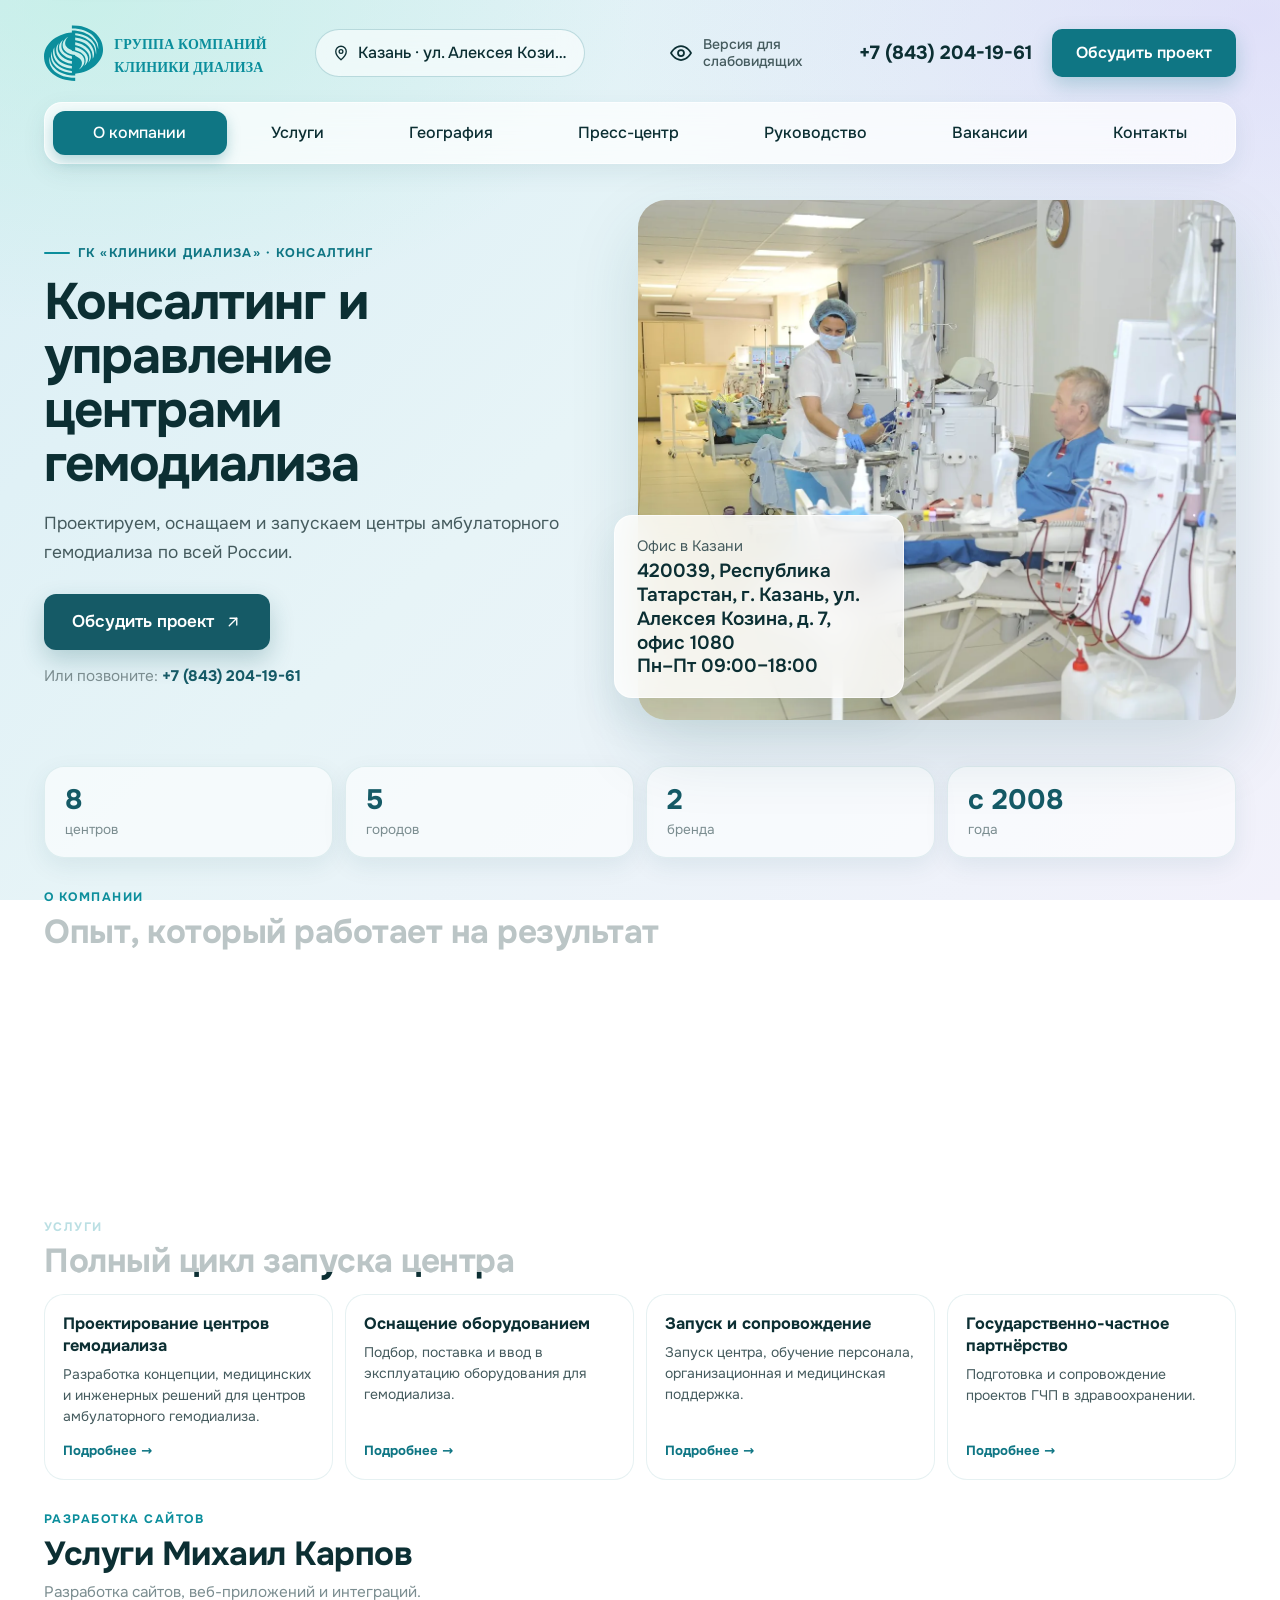
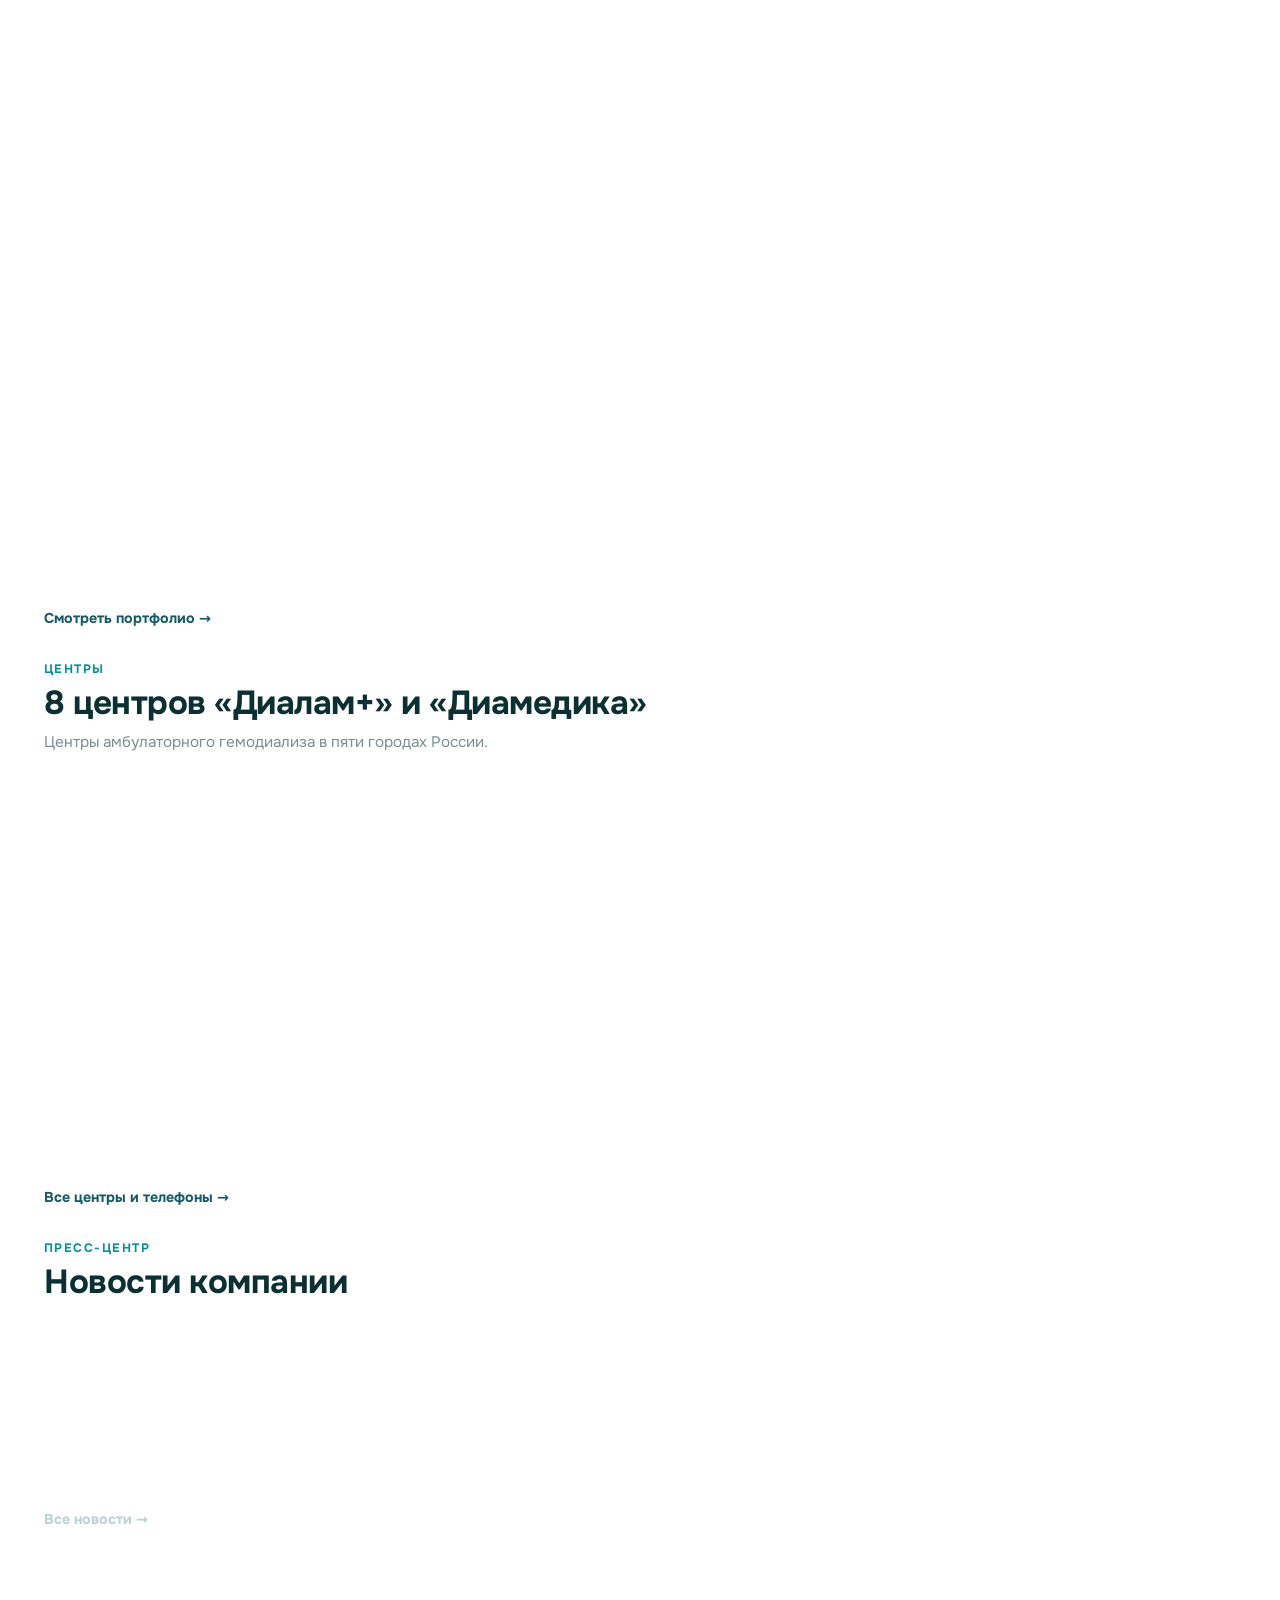
<file: index.html>
<!DOCTYPE html>
<html lang="ru"><head><meta charset="utf-8"><meta name="viewport" content="width=device-width, initial-scale=1"><link rel="preload" as="font" type="font/woff2" href="assets/fonts/onest-cyrillic.woff2" crossorigin><title>ГК «Клиники диализа» — консалтинг и управление центрами гемодиализа</title><meta name="description" content="Консалтинговая компания «Клиники диализа»: проектирование, оборудование и запуск центров амбулаторного гемодиализа в России."><link rel="icon" href="assets/img/favicon.ico"><link rel="stylesheet" href="css/base.css"><link rel="stylesheet" href="css/home.css"><link rel="stylesheet" href="css/inner.css"><link rel="stylesheet" href="css/contacts.css"><link rel="stylesheet" href="css/legal-pages.css"><link rel="stylesheet" href="css/diamedika.css"><link rel="stylesheet" href="css/consulting.css"><link rel="canonical" href="https://karpovai9696-spec.github.io/consulting-site-v2/"><meta name="robots" content="index,follow,max-image-preview:large"><meta property="og:type" content="website"><meta property="og:site_name" content="ГК «Клиники диализа»"><meta property="og:title" content="ГК «Клиники диализа» — консалтинг и управление центрами гемодиализа"><meta property="og:description" content="Консалтинговая компания «Клиники диализа»: проектирование, оборудование и запуск центров амбулаторного гемодиализа в России."><meta property="og:url" content="https://karpovai9696-spec.github.io/consulting-site-v2/"><meta property="og:locale" content="ru_RU"><script type="application/ld+json">{"@context": "https://schema.org", "@type": "Organization", "name": "ГК «Клиники диализа»", "url": "https://karpovai9696-spec.github.io/consulting-site-v2/", "telephone": "+7 (843) 204-19-61", "email": "uk.klinika@mail.ru", "address": {"@type": "PostalAddress", "streetAddress": "420039, Республика Татарстан, г. Казань, ул. Алексея Козина, д. 7, офис 1080", "addressCountry": "RU"}}</script></head><body><a href="#main-content" class="skip-link">Перейти к содержанию</a>  <header class="site-header">
    <div class="container">
      <div class="header-top">
        <a href="index.html" class="brand" aria-label="ГК «Клиники диализа» — на главную"><img src="assets/img/logo.svg" width="900" height="222" alt="ГК «Клиники диализа»" class="brand-logo"></a>
        <a href="kontakty.html" class="city-select"><svg class="icon icon--pin" width="24" height="24" viewBox="0 0 24 24" fill="none" stroke="currentColor" stroke-width="1.75" stroke-linecap="round" stroke-linejoin="round" aria-hidden="true"><path d="M12 21s-7-5.75-7-11a7 7 0 1 1 14 0c0 5.25-7 11-7 11z"></path><circle cx="12" cy="10" r="2.5"></circle></svg><span class="city-select__text">Казань · ул. Алексея Козина, 7</span></a>
        <div class="header-right">
          <button type="button" class="a11y-toggle" aria-pressed="false"><svg class="icon icon--eye" width="24" height="24" viewBox="0 0 24 24" fill="none" stroke="currentColor" stroke-width="1.75" stroke-linecap="round" stroke-linejoin="round" aria-hidden="true"><path d="M2 12s3.6-7 10-7 10 7 10 7-3.6 7-10 7-10-7-10-7Z"></path><circle cx="12" cy="12" r="3"></circle></svg><span class="a11y-toggle__label">Версия для слабовидящих</span></button>
          <a href="tel:+78432041961" class="header-phone">+7 (843) 204-19-61</a>
          <a href="kontakty.html#form" class="btn btn--primary header-cta">Обсудить проект</a>
          <button type="button" class="nav-toggle" aria-expanded="false" aria-controls="main-nav" aria-label="Открыть меню навигации"><svg class="icon icon--menu" width="24" height="24" viewBox="0 0 24 24" fill="none" stroke="currentColor" stroke-width="1.8" stroke-linecap="round" stroke-linejoin="round" aria-hidden="true"><path d="M4 7h16"></path><path d="M4 12h16"></path><path d="M4 17h16"></path></svg><svg class="icon icon--close" width="24" height="24" viewBox="0 0 24 24" fill="none" stroke="currentColor" stroke-width="1.8" stroke-linecap="round" stroke-linejoin="round" aria-hidden="true"><path d="M18 6 6 18"></path><path d="m6 6 12 12"></path></svg></button>
        </div>
      </div>
      <nav class="main-nav" id="main-nav" aria-label="Основная навигация"><ul class="nav-list"><li class="nav-item"><a href="index.html" class="nav-link is-active">О компании</a></li><li class="nav-item"><a href="uslugi.html" class="nav-link">Услуги</a></li><li class="nav-item"><a href="geografiya.html" class="nav-link">География</a></li><li class="nav-item"><a href="press.html" class="nav-link">Пресс-центр</a></li><li class="nav-item"><a href="rukovodstvo.html" class="nav-link">Руководство</a></li><li class="nav-item"><a href="vakansii.html" class="nav-link">Вакансии</a></li><li class="nav-item"><a href="kontakty.html" class="nav-link">Контакты</a></li></ul><div class="mobile-nav-extras"><div class="mobile-city-info"><svg class="icon icon--pin" width="24" height="24" viewBox="0 0 24 24" fill="none" stroke="currentColor" stroke-width="1.75" stroke-linecap="round" stroke-linejoin="round" aria-hidden="true"><path d="M12 21s-7-5.75-7-11a7 7 0 1 1 14 0c0 5.25-7 11-7 11z"></path><circle cx="12" cy="10" r="2.5"></circle></svg><span>Казань · ул. Алексея Козина, 7</span></div><div class="mobile-tools-row"><button type="button" class="a11y-toggle a11y-toggle--mobile" aria-pressed="false"><svg class="icon icon--eye" width="24" height="24" viewBox="0 0 24 24" fill="none" stroke="currentColor" stroke-width="1.75" stroke-linecap="round" stroke-linejoin="round" aria-hidden="true"><path d="M2 12s3.6-7 10-7 10 7 10 7-3.6 7-10 7-10-7-10-7Z"></path><circle cx="12" cy="12" r="3"></circle></svg><span class="a11y-toggle__label">Версия для слабовидящих</span></button></div><a href="kontakty.html#form" class="btn btn--primary mobile-cta">Обсудить проект</a></div></nav>
    </div>
  </header><main id="main-content" class="site-main"><div class="container"><section class="hero"><div class="hero-content"><span class="consult-kicker">ГК «Клиники диализа» · консалтинг</span><h1 class="hero-title">Консалтинг и управление центрами гемодиализа</h1><p class="hero-lead">Проектируем, оснащаем и запускаем центры амбулаторного гемодиализа по всей России.</p><div class="hero-actions"><a href="kontakty.html#form" class="btn btn--dark hero-btn"><span>Обсудить проект</span><svg class="icon icon--arrow-up-right" width="24" height="24" viewBox="0 0 24 24" fill="none" stroke="currentColor" stroke-width="1.8" stroke-linecap="round" stroke-linejoin="round" aria-hidden="true"><path d="M7 17 17 7"></path><path d="M8 7h9v9"></path></svg></a></div><div class="hero-note">Или позвоните: <a href="tel:+78432041961">+7 (843) 204-19-61</a></div></div><div class="hero-media"><div class="hero-photo-wrap"><img src="assets/img/hero.webp" width="1600" height="1065" alt="Эксперты консалтинговой компании «Клиники диализа»" class="hero-photo" loading="eager" fetchpriority="high" decoding="async" onerror="this.onerror=null;this.src='assets/img/hero.jpg'"></div><div class="hours-card glass-card"><p class="hours-card__label">Офис в Казани</p><p class="hours-card__days">420039, Республика Татарстан, г. Казань, ул. Алексея Козина, д. 7, офис 1080</p><p class="hours-card__time">Пн–Пт 09:00–18:00</p></div></div></section><div class="stats-row"><div class="stat-item"><strong>8</strong><span>центров</span></div><div class="stat-item"><strong>5</strong><span>городов</span></div><div class="stat-item"><strong>2</strong><span>бренда</span></div><div class="stat-item"><strong>с 2008</strong><span>года</span></div></div>
<section class="home-section" id="about"><div class="section-heading"><p class="eyebrow">О КОМПАНИИ</p><h2 class="section-title">Опыт, который работает на результат</h2></div><div class="content-card glass-card"><p>Консалтинговая компания «Клиники диализа» обеспечивает стабильную работу центров амбулаторного гемодиализа по всей России. Первые центры в Нижнекамске и Бугульме открылись в 2008 году.</p><p>Сегодня компания проектирует, оснащает и запускает специализированные центры, сопровождает проекты государственно-частного партнёрства и помогает медицинским организациям выстраивать устойчивую операционную модель.</p><p><a href="about.html">Подробнее о компании →</a></p></div></section>
<section class="home-section"><div class="section-heading"><p class="eyebrow">УСЛУГИ</p><h2 class="section-title">Полный цикл запуска центра</h2></div><div class="service-grid"><article class="service-card"><h3>Проектирование центров гемодиализа</h3><p>Разработка концепции, медицинских и инженерных решений для центров амбулаторного гемодиализа.</p><a href="uslugi.html">Подробнее →</a></article><article class="service-card"><h3>Оснащение оборудованием</h3><p>Подбор, поставка и ввод в эксплуатацию оборудования для гемодиализа.</p><a href="uslugi.html">Подробнее →</a></article><article class="service-card"><h3>Запуск и сопровождение</h3><p>Запуск центра, обучение персонала, организационная и медицинская поддержка.</p><a href="uslugi.html">Подробнее →</a></article><article class="service-card"><h3>Государственно-частное партнёрство</h3><p>Подготовка и сопровождение проектов ГЧП в здравоохранении.</p><a href="uslugi.html">Подробнее →</a></article></div></section>
<section class="home-section" id="developer"><div class="section-heading"><p class="eyebrow">РАЗРАБОТКА САЙТОВ</p><h2 class="section-title">Услуги Михаил Карпов</h2></div><p class="section-sub">Разработка сайтов, веб-приложений и интеграций.</p><div class="dev-grid"><article class="dev-card glass-card"><h3>Лендинги и сайты-визитки</h3><p>Делаю лендинги и сайты-визитки под запуск услуги, продукта или личного бренда. Продумываю структуру и прототип, собираю адаптивную страницу, подключаю формы заявок, аналитику и базовую SEO-разметку. На выходе — готовый сайт, который можно показывать клиентам и запускать рекламу.</p></article><article class="dev-card glass-card"><h3>Веб-приложения (SPA)</h3><p>Проектирую и разрабатываю SPA на Vue 3 или React: архитектура, роутинг, управление состоянием, авторизация, роли, личный кабинет, таблицы, фильтры и работа с REST/GraphQL. Пишу на TypeScript, оставляю понятную документацию и передаю код, который можно развивать.</p></article><article class="dev-card glass-card"><h3>Интернет-магазины</h3><p>Собираю интернет-магазин с каталогом, поиском, карточками товаров, корзиной, оформлением заказа, промокодами и доставкой. Подключаю оплату, уведомления, статусы заказов и удобную админку для управления ассортиментом.</p></article><article class="dev-card glass-card"><h3>Доработка и поддержка проектов</h3><p>Беру в работу существующий сайт или приложение: провожу аудит кода, нахожу причины ошибок, исправляю баги, обновляю зависимости и добавляю новые функции. Могу взять проект на регулярную поддержку и вести документацию.</p></article><article class="dev-card glass-card"><h3>Адаптивная вёрстка</h3><p>Верстаю по макетам Figma с точностью до пикселя: мобильные, планшетные и десктопные состояния, семантика, доступность, аккуратные hover/focus-состояния. Проверяю в современных браузерах и на реальных экранах.</p></article><article class="dev-card glass-card"><h3>Интеграция с API / CRM</h3><p>Подключаю к сайту платежи, CRM, карты, доставку, уведомления и внутренние API. Настраиваю REST/GraphQL, авторизацию по токенам, webhooks, ретраи и логирование ошибок, чтобы обмен данными работал автоматически.</p></article><article class="dev-card glass-card"><h3>SEO-оптимизация</h3><p>Провожу технический SEO-аудит: индексация, ошибки, meta-теги, Open Graph, JSON-LD, sitemap, robots.txt и внутренняя перелинковка. Оптимизирую Core Web Vitals и скорость загрузки, чтобы поисковики корректно понимали страницы.</p></article></div><p class="section-more"><a href="https://karpovai9696-spec.github.io/portfolio-website/" target="_blank" rel="noopener noreferrer">Смотреть портфолио →</a></p></section>
<section class="home-section"><div class="section-heading"><p class="eyebrow">ЦЕНТРЫ</p><h2 class="section-title">8 центров «Диалам+» и «Диамедика»</h2></div><p class="section-sub">Центры амбулаторного гемодиализа в пяти городах России.</p><div class="center-grid"><article class="center-card center-card--compact glass-card"><div class="center-card__body"><p class="center-card__metro">Волжск</p><p class="center-card__addr">г. Волжск, ул. Зелёная, 4Б</p><a href="tel:+7 (958) 843-20-66" class="center-card__phone">+7 (958) 843-20-66</a><p class="center-card__hours">Пн–Сб 07:00–22:00</p><a href="https://yandex.ru/maps/?text=Волжск, Зелёная 4Б" class="center-card__link" target="_blank" rel="noopener noreferrer">На карте →</a></div></article><article class="center-card center-card--compact glass-card"><div class="center-card__body"><p class="center-card__metro">Орёл</p><p class="center-card__addr">г. Орёл, ул. Ломоносова, д. 6А</p><a href="tel:+7 (4862) 44-31-53" class="center-card__phone">+7 (4862) 44-31-53</a><p class="center-card__hours">Пн–Сб 06:00–23:00</p><a href="https://yandex.ru/maps/?text=Орёл, Ломоносова 6А" class="center-card__link" target="_blank" rel="noopener noreferrer">На карте →</a></div></article><article class="center-card center-card--compact glass-card"><div class="center-card__body"><p class="center-card__metro">Нижневартовск</p><p class="center-card__addr">г. Нижневартовск, ул. Интернациональная, д. 34 А/П, строение 2</p><a href="tel:+7 (3466) 21-90-84" class="center-card__phone">+7 (3466) 21-90-84</a><p class="center-card__hours">Пн–Сб 08:00–04:00</p><a href="https://yandex.ru/maps/?text=Нижневартовск, Интернациональная 34АП" class="center-card__link" target="_blank" rel="noopener noreferrer">На карте →</a></div></article><article class="center-card center-card--compact glass-card"><div class="center-card__body"><p class="center-card__metro">Йошкар-Ола</p><p class="center-card__addr">г. Йошкар-Ола, ул. Анникова, д. 4А</p><a href="tel:+7 (8362) 46-49-00" class="center-card__phone">+7 (8362) 46-49-00</a><p class="center-card__hours">Пн–Сб 06:30–20:30</p><a href="https://yandex.ru/maps/?text=Йошкар-Ола, Анникова 4А" class="center-card__link" target="_blank" rel="noopener noreferrer">На карте →</a></div></article><article class="center-card center-card--compact glass-card"><div class="center-card__body"><p class="center-card__metro">Москва · Алтуфьево</p><p class="center-card__addr">г. Москва, ул. Илимская, д. 9</p><a href="tel:+7 (499) 116-00-83" class="center-card__phone">+7 (499) 116-00-83</a><p class="center-card__hours">по записи</p><a href="https://yandex.ru/maps/?text=Москва, Илимская 9" class="center-card__link" target="_blank" rel="noopener noreferrer">На карте →</a></div></article><article class="center-card center-card--compact glass-card"><div class="center-card__body"><p class="center-card__metro">Москва · Перово</p><p class="center-card__addr">г. Москва, 1-й проезд Перова Поля, д. 9, стр. 2</p><a href="tel:+7 (499) 948-04-56" class="center-card__phone">+7 (499) 948-04-56</a><p class="center-card__hours">по записи</p><a href="https://yandex.ru/maps/?text=Москва, 1-й проезд Перова Поля 9с2" class="center-card__link" target="_blank" rel="noopener noreferrer">На карте →</a></div></article><article class="center-card center-card--compact glass-card"><div class="center-card__body"><p class="center-card__metro">Москва · Пражская</p><p class="center-card__addr">г. Москва, Варшавское шоссе, д. 129, корп. 2</p><a href="tel:+7 (499) 290-38-29" class="center-card__phone">+7 (499) 290-38-29</a><p class="center-card__hours">по записи</p><a href="https://yandex.ru/maps/?text=Москва, Варшавское шоссе 129к2" class="center-card__link" target="_blank" rel="noopener noreferrer">На карте →</a></div></article><article class="center-card center-card--compact glass-card"><div class="center-card__body"><p class="center-card__metro">Москва · Шипиловская</p><p class="center-card__addr">г. Москва, ул. Шипиловская, д. 34, корп. 1</p><a href="tel:+7 (495) 393-28-73" class="center-card__phone">+7 (495) 393-28-73</a><p class="center-card__hours">по записи</p><a href="https://yandex.ru/maps/?text=Москва, Шипиловская 34к1" class="center-card__link" target="_blank" rel="noopener noreferrer">На карте →</a></div></article></div><p class="section-more"><a href="geografiya.html">Все центры и телефоны →</a></p></section>
<section class="home-section"><div class="section-heading"><p class="eyebrow">ПРЕСС-ЦЕНТР</p><h2 class="section-title">Новости компании</h2></div><div class="news-list"><article class="news-card glass-card"><p class="news-card__date">2020-09-11</p><h3 class="news-card__title">Поздравляем генерального директора с днём рождения</h3><p class="news-card__text">Сегодня празднует свой день рождения генеральный директор ГК «Клиники диализа» Камиль Равилевич Фахрутдинов.</p><a class="news-card__link" href="press.html">Читать →</a></article></div><p class="section-more"><a href="press.html">Все новости →</a></p></section>
<section class="home-section" id="form"><div class="form-card glass-card"><div><p class="eyebrow">СОТРУДНИЧЕСТВО</p><h2 class="section-title">Расскажите о вашем проекте</h2><p class="muted">Оставьте контакты — обсудим задачи и предложим решение.</p></div><form id="appointment-form" class="simple-form" novalidate><label class="field"><span>Ваше имя</span><input class="input" type="text" name="name" autocomplete="name" required></label><label class="field"><span>Телефон</span><input class="input" type="tel" name="phone" inputmode="tel" autocomplete="tel" required></label><label class="field field--full"><span>Комментарий</span><textarea class="input" name="message" rows="3"></textarea></label><div class="consent"><input type="checkbox" id="form-consent" name="consent" required><label for="form-consent">Согласен с обработкой персональных данных</label><a href="dokumenty.html" class="consent__link">Политика</a></div><button type="submit" class="btn btn--primary">Отправить заявку</button><p class="form-note">Заявка откроется в почтовом клиенте. Если он недоступен — позвоните <a href="tel:+78432041961">+7 (843) 204-19-61</a>.</p><p class="form-alert" id="form-error" role="alert" hidden>Укажите имя, корректный телефон и согласие.</p><p class="form-success" id="form-success" role="status" aria-live="polite" hidden></p></form></div></section></div></main>  <footer class="site-footer"><div class="container"><div class="footer-card glass-card">
    <div class="footer-grid">
      <div class="footer-brand"><a href="index.html" class="footer-logo-link"><img src="assets/img/logo.svg" width="900" height="222" alt="ГК «Клиники диализа»" class="footer-logo"></a><p class="footer-copy">© ГК «Клиники диализа», 2008–2026. Все права защищены.</p><a href="dokumenty.html" class="footer-policy">Политика обработки персональных данных</a></div>
      <nav class="footer-nav" aria-label="Навигация в подвале"><ul class="footer-nav__list"><li><a href="index.html" class="footer-nav__link">О компании</a></li><li><a href="uslugi.html" class="footer-nav__link">Услуги</a></li><li><a href="geografiya.html" class="footer-nav__link">География</a></li><li><a href="press.html" class="footer-nav__link">Пресс-центр</a></li><li><a href="rukovodstvo.html" class="footer-nav__link">Руководство</a></li><li><a href="vakansii.html" class="footer-nav__link">Вакансии</a></li><li><a href="kontakty.html" class="footer-nav__link">Контакты</a></li></ul></nav>
      <div class="footer-contacts"><a href="tel:+78432041961" class="footer-phone"><svg class="icon icon--phone" width="24" height="24" viewBox="0 0 24 24" fill="none" stroke="currentColor" stroke-width="1.75" stroke-linecap="round" stroke-linejoin="round" aria-hidden="true"><path d="M22 16.92v3a2 2 0 0 1-2.18 2 19.79 19.79 0 0 1-8.63-3.07 19.5 19.5 0 0 1-6-6 19.79 19.79 0 0 1-3.07-8.67A2 2 0 0 1 4.11 2h3a2 2 0 0 1 2 1.72 12.84 12.84 0 0 0 .7 2.81 2 2 0 0 1-.45 2.11L8.09 9.91a16 16 0 0 0 6 6l1.27-1.27a2 2 0 0 1 2.11-.45 12.84 12.84 0 0 0 2.81.7A2 2 0 0 1 22 16.92z"></path></svg><span>+7 (843) 204-19-61</span></a><p class="footer-address"><svg class="icon icon--pin" width="24" height="24" viewBox="0 0 24 24" fill="none" stroke="currentColor" stroke-width="1.75" stroke-linecap="round" stroke-linejoin="round" aria-hidden="true"><path d="M12 21s-7-5.75-7-11a7 7 0 1 1 14 0c0 5.25-7 11-7 11z"></path><circle cx="12" cy="10" r="2.5"></circle></svg><span>г. Казань, ул. Алексея Козина, д. 7</span></p></div>
      <div class="footer-emblem"><a href="dokumenty.html" class="footer-emblem__link" aria-label="Документы и реквизиты"><img src="assets/img/logo.svg" width="900" height="222" alt="" class="footer-emblem__img"></a></div>
    </div>
    <div class="footer-legal"><p class="footer-legal__line">ООО «Консалтинговая компания «Клиники диализа»» · ИНН 1660273895 · ОГРН 1161690112011 · 420039, Республика Татарстан, г. Казань, ул. Алексея Козина, д. 7, офис 1080</p><p class="footer-legal__line">Информация на сайте не является публичной офертой.</p><p class="footer-legal__links"><a href="dokumenty.html">Документы и политика ПДн</a> · <a href="vakansii.html">Вакансии</a> · <a href="kontakty.html">Контакты</a></p></div>
  </div></div></footer><script src="js/main.js"></script><script src="js/forms.js"></script></body></html>
</file>
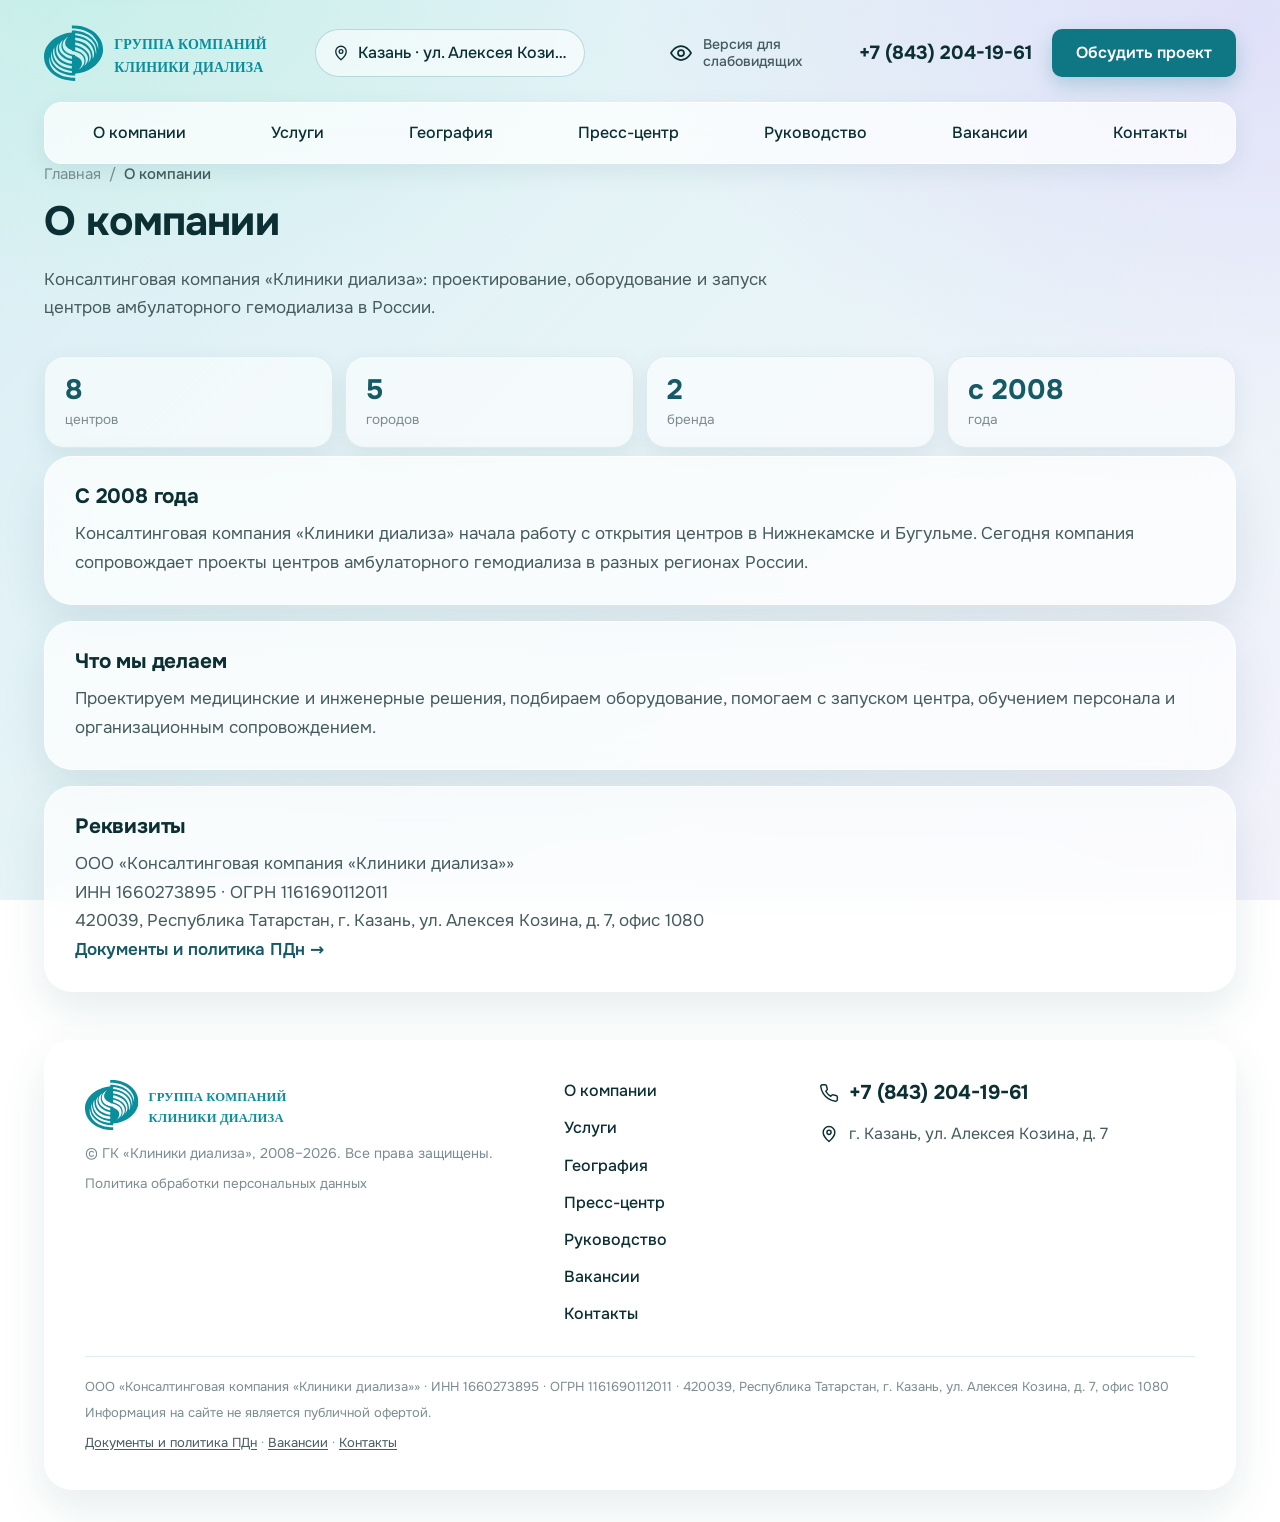
<file: about.html>
<!DOCTYPE html>
<html lang="ru"><head><meta charset="utf-8"><meta name="viewport" content="width=device-width, initial-scale=1"><link rel="preload" as="font" type="font/woff2" href="assets/fonts/onest-cyrillic.woff2" crossorigin><title>О компании — ГК «Клиники диализа»</title><meta name="description" content="О консалтинговой компании «Клиники диализа»: опыт, услуги и реквизиты."><link rel="icon" href="assets/img/favicon.ico"><link rel="stylesheet" href="css/base.css"><link rel="stylesheet" href="css/home.css"><link rel="stylesheet" href="css/inner.css"><link rel="stylesheet" href="css/contacts.css"><link rel="stylesheet" href="css/legal-pages.css"><link rel="stylesheet" href="css/diamedika.css"><link rel="stylesheet" href="css/consulting.css"><link rel="canonical" href="https://karpovai9696-spec.github.io/consulting-site-v2/about.html"><meta name="robots" content="index,follow,max-image-preview:large"><meta property="og:type" content="website"><meta property="og:site_name" content="ГК «Клиники диализа»"><meta property="og:title" content="О компании — ГК «Клиники диализа»"><meta property="og:description" content="О консалтинговой компании «Клиники диализа»: опыт, услуги и реквизиты."><meta property="og:url" content="https://karpovai9696-spec.github.io/consulting-site-v2/about.html"><meta property="og:locale" content="ru_RU"><script type="application/ld+json">{"@context": "https://schema.org", "@type": "Organization", "name": "ГК «Клиники диализа»", "url": "https://karpovai9696-spec.github.io/consulting-site-v2/", "telephone": "+7 (843) 204-19-61", "email": "uk.klinika@mail.ru", "address": {"@type": "PostalAddress", "streetAddress": "420039, Республика Татарстан, г. Казань, ул. Алексея Козина, д. 7, офис 1080", "addressCountry": "RU"}}</script></head><body><a href="#main-content" class="skip-link">Перейти к содержанию</a>  <header class="site-header">
    <div class="container">
      <div class="header-top">
        <a href="index.html" class="brand" aria-label="ГК «Клиники диализа» — на главную"><img src="assets/img/logo.svg" width="900" height="222" alt="ГК «Клиники диализа»" class="brand-logo"></a>
        <a href="kontakty.html" class="city-select"><svg class="icon icon--pin" width="24" height="24" viewBox="0 0 24 24" fill="none" stroke="currentColor" stroke-width="1.75" stroke-linecap="round" stroke-linejoin="round" aria-hidden="true"><path d="M12 21s-7-5.75-7-11a7 7 0 1 1 14 0c0 5.25-7 11-7 11z"></path><circle cx="12" cy="10" r="2.5"></circle></svg><span class="city-select__text">Казань · ул. Алексея Козина, 7</span></a>
        <div class="header-right">
          <button type="button" class="a11y-toggle" aria-pressed="false"><svg class="icon icon--eye" width="24" height="24" viewBox="0 0 24 24" fill="none" stroke="currentColor" stroke-width="1.75" stroke-linecap="round" stroke-linejoin="round" aria-hidden="true"><path d="M2 12s3.6-7 10-7 10 7 10 7-3.6 7-10 7-10-7-10-7Z"></path><circle cx="12" cy="12" r="3"></circle></svg><span class="a11y-toggle__label">Версия для слабовидящих</span></button>
          <a href="tel:+78432041961" class="header-phone">+7 (843) 204-19-61</a>
          <a href="kontakty.html#form" class="btn btn--primary header-cta">Обсудить проект</a>
          <button type="button" class="nav-toggle" aria-expanded="false" aria-controls="main-nav" aria-label="Открыть меню навигации"><svg class="icon icon--menu" width="24" height="24" viewBox="0 0 24 24" fill="none" stroke="currentColor" stroke-width="1.8" stroke-linecap="round" stroke-linejoin="round" aria-hidden="true"><path d="M4 7h16"></path><path d="M4 12h16"></path><path d="M4 17h16"></path></svg><svg class="icon icon--close" width="24" height="24" viewBox="0 0 24 24" fill="none" stroke="currentColor" stroke-width="1.8" stroke-linecap="round" stroke-linejoin="round" aria-hidden="true"><path d="M18 6 6 18"></path><path d="m6 6 12 12"></path></svg></button>
        </div>
      </div>
      <nav class="main-nav" id="main-nav" aria-label="Основная навигация"><ul class="nav-list"><li class="nav-item"><a href="index.html" class="nav-link">О компании</a></li><li class="nav-item"><a href="uslugi.html" class="nav-link">Услуги</a></li><li class="nav-item"><a href="geografiya.html" class="nav-link">География</a></li><li class="nav-item"><a href="press.html" class="nav-link">Пресс-центр</a></li><li class="nav-item"><a href="rukovodstvo.html" class="nav-link">Руководство</a></li><li class="nav-item"><a href="vakansii.html" class="nav-link">Вакансии</a></li><li class="nav-item"><a href="kontakty.html" class="nav-link">Контакты</a></li></ul><div class="mobile-nav-extras"><div class="mobile-city-info"><svg class="icon icon--pin" width="24" height="24" viewBox="0 0 24 24" fill="none" stroke="currentColor" stroke-width="1.75" stroke-linecap="round" stroke-linejoin="round" aria-hidden="true"><path d="M12 21s-7-5.75-7-11a7 7 0 1 1 14 0c0 5.25-7 11-7 11z"></path><circle cx="12" cy="10" r="2.5"></circle></svg><span>Казань · ул. Алексея Козина, 7</span></div><div class="mobile-tools-row"><button type="button" class="a11y-toggle a11y-toggle--mobile" aria-pressed="false"><svg class="icon icon--eye" width="24" height="24" viewBox="0 0 24 24" fill="none" stroke="currentColor" stroke-width="1.75" stroke-linecap="round" stroke-linejoin="round" aria-hidden="true"><path d="M2 12s3.6-7 10-7 10 7 10 7-3.6 7-10 7-10-7-10-7Z"></path><circle cx="12" cy="12" r="3"></circle></svg><span class="a11y-toggle__label">Версия для слабовидящих</span></button></div><a href="kontakty.html#form" class="btn btn--primary mobile-cta">Обсудить проект</a></div></nav>
    </div>
  </header><main id="main-content" class="site-main"><div class="container"><nav class="breadcrumbs" aria-label="Хлебные крошки"><ol class="breadcrumbs__list"><li class="breadcrumbs__item"><a href="index.html" class="breadcrumbs__link">Главная</a></li><li class="breadcrumbs__sep" aria-hidden="true">/</li><li class="breadcrumbs__item"><span class="breadcrumbs__current" aria-current="page">О компании</span></li></ol></nav><h1 class="page-title">О компании</h1><p class="page-lead">Консалтинговая компания «Клиники диализа»: проектирование, оборудование и запуск центров амбулаторного гемодиализа в России.</p><div class="stats-row"><div class="stat-item"><strong>8</strong><span>центров</span></div><div class="stat-item"><strong>5</strong><span>городов</span></div><div class="stat-item"><strong>2</strong><span>бренда</span></div><div class="stat-item"><strong>с 2008</strong><span>года</span></div></div><div class="content-stack"><section class="content-card glass-card"><h2 class="content-card__title">С 2008 года</h2><p>Консалтинговая компания «Клиники диализа» начала работу с открытия центров в Нижнекамске и Бугульме. Сегодня компания сопровождает проекты центров амбулаторного гемодиализа в разных регионах России.</p></section><section class="content-card glass-card"><h2 class="content-card__title">Что мы делаем</h2><p>Проектируем медицинские и инженерные решения, подбираем оборудование, помогаем с запуском центра, обучением персонала и организационным сопровождением.</p></section><section class="content-card glass-card"><h2 class="content-card__title">Реквизиты</h2><p>ООО «Консалтинговая компания «Клиники диализа»»<br>ИНН 1660273895 · ОГРН 1161690112011<br>420039, Республика Татарстан, г. Казань, ул. Алексея Козина, д. 7, офис 1080<br><a href="dokumenty.html">Документы и политика ПДн →</a></p></section></div></div></main>  <footer class="site-footer"><div class="container"><div class="footer-card glass-card">
    <div class="footer-grid">
      <div class="footer-brand"><a href="index.html" class="footer-logo-link"><img src="assets/img/logo.svg" width="900" height="222" alt="ГК «Клиники диализа»" class="footer-logo"></a><p class="footer-copy">© ГК «Клиники диализа», 2008–2026. Все права защищены.</p><a href="dokumenty.html" class="footer-policy">Политика обработки персональных данных</a></div>
      <nav class="footer-nav" aria-label="Навигация в подвале"><ul class="footer-nav__list"><li><a href="index.html" class="footer-nav__link">О компании</a></li><li><a href="uslugi.html" class="footer-nav__link">Услуги</a></li><li><a href="geografiya.html" class="footer-nav__link">География</a></li><li><a href="press.html" class="footer-nav__link">Пресс-центр</a></li><li><a href="rukovodstvo.html" class="footer-nav__link">Руководство</a></li><li><a href="vakansii.html" class="footer-nav__link">Вакансии</a></li><li><a href="kontakty.html" class="footer-nav__link">Контакты</a></li></ul></nav>
      <div class="footer-contacts"><a href="tel:+78432041961" class="footer-phone"><svg class="icon icon--phone" width="24" height="24" viewBox="0 0 24 24" fill="none" stroke="currentColor" stroke-width="1.75" stroke-linecap="round" stroke-linejoin="round" aria-hidden="true"><path d="M22 16.92v3a2 2 0 0 1-2.18 2 19.79 19.79 0 0 1-8.63-3.07 19.5 19.5 0 0 1-6-6 19.79 19.79 0 0 1-3.07-8.67A2 2 0 0 1 4.11 2h3a2 2 0 0 1 2 1.72 12.84 12.84 0 0 0 .7 2.81 2 2 0 0 1-.45 2.11L8.09 9.91a16 16 0 0 0 6 6l1.27-1.27a2 2 0 0 1 2.11-.45 12.84 12.84 0 0 0 2.81.7A2 2 0 0 1 22 16.92z"></path></svg><span>+7 (843) 204-19-61</span></a><p class="footer-address"><svg class="icon icon--pin" width="24" height="24" viewBox="0 0 24 24" fill="none" stroke="currentColor" stroke-width="1.75" stroke-linecap="round" stroke-linejoin="round" aria-hidden="true"><path d="M12 21s-7-5.75-7-11a7 7 0 1 1 14 0c0 5.25-7 11-7 11z"></path><circle cx="12" cy="10" r="2.5"></circle></svg><span>г. Казань, ул. Алексея Козина, д. 7</span></p></div>
      <div class="footer-emblem"><a href="dokumenty.html" class="footer-emblem__link" aria-label="Документы и реквизиты"><img src="assets/img/logo.svg" width="900" height="222" alt="" class="footer-emblem__img"></a></div>
    </div>
    <div class="footer-legal"><p class="footer-legal__line">ООО «Консалтинговая компания «Клиники диализа»» · ИНН 1660273895 · ОГРН 1161690112011 · 420039, Республика Татарстан, г. Казань, ул. Алексея Козина, д. 7, офис 1080</p><p class="footer-legal__line">Информация на сайте не является публичной офертой.</p><p class="footer-legal__links"><a href="dokumenty.html">Документы и политика ПДн</a> · <a href="vakansii.html">Вакансии</a> · <a href="kontakty.html">Контакты</a></p></div>
  </div></div></footer><script src="js/main.js"></script><script src="js/forms.js"></script></body></html>
</file>
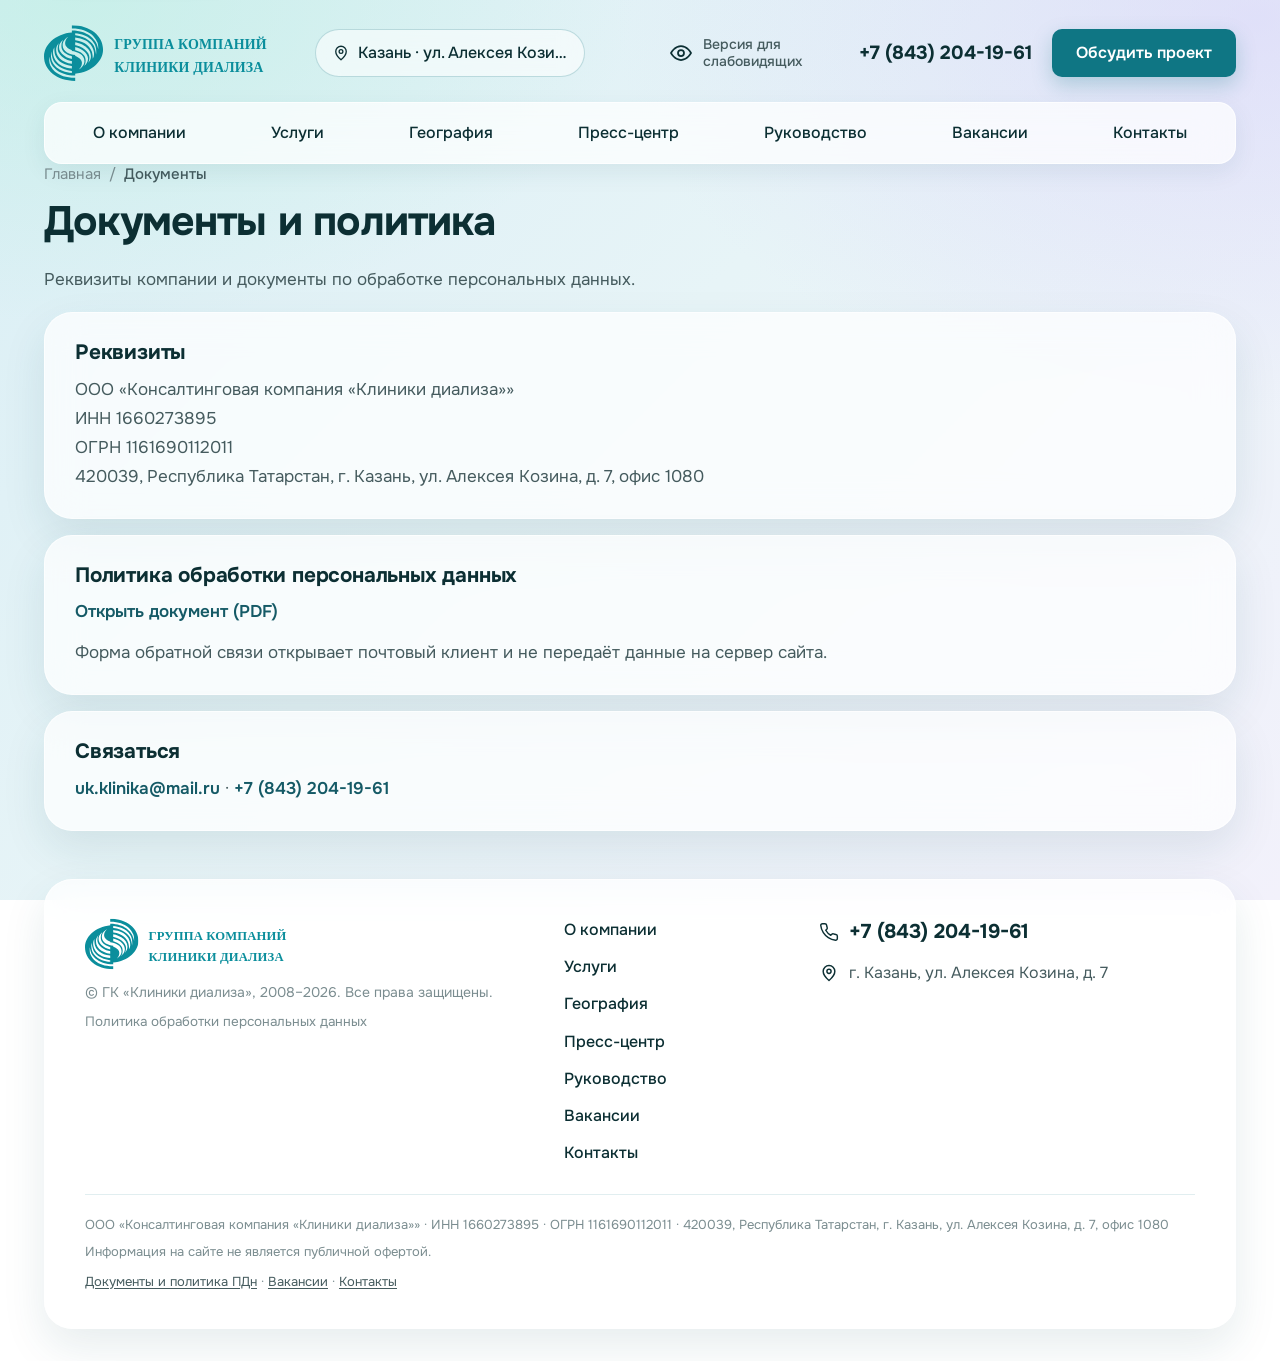
<file: dokumenty.html>
<!DOCTYPE html>
<html lang="ru"><head><meta charset="utf-8"><meta name="viewport" content="width=device-width, initial-scale=1"><link rel="preload" as="font" type="font/woff2" href="assets/fonts/onest-cyrillic.woff2" crossorigin><title>Документы — ГК «Клиники диализа»</title><meta name="description" content="Документы и реквизиты ГК «Клиники диализа»."><link rel="icon" href="assets/img/favicon.ico"><link rel="stylesheet" href="css/base.css"><link rel="stylesheet" href="css/home.css"><link rel="stylesheet" href="css/inner.css"><link rel="stylesheet" href="css/contacts.css"><link rel="stylesheet" href="css/legal-pages.css"><link rel="stylesheet" href="css/diamedika.css"><link rel="stylesheet" href="css/consulting.css"><link rel="canonical" href="https://karpovai9696-spec.github.io/consulting-site-v2/dokumenty.html"><meta name="robots" content="index,follow,max-image-preview:large"><meta property="og:type" content="website"><meta property="og:site_name" content="ГК «Клиники диализа»"><meta property="og:title" content="Документы — ГК «Клиники диализа»"><meta property="og:description" content="Документы и реквизиты ГК «Клиники диализа»."><meta property="og:url" content="https://karpovai9696-spec.github.io/consulting-site-v2/dokumenty.html"><meta property="og:locale" content="ru_RU"><script type="application/ld+json">{"@context": "https://schema.org", "@type": "Organization", "name": "ГК «Клиники диализа»", "url": "https://karpovai9696-spec.github.io/consulting-site-v2/", "telephone": "+7 (843) 204-19-61", "email": "uk.klinika@mail.ru", "address": {"@type": "PostalAddress", "streetAddress": "420039, Республика Татарстан, г. Казань, ул. Алексея Козина, д. 7, офис 1080", "addressCountry": "RU"}}</script></head><body><a href="#main-content" class="skip-link">Перейти к содержанию</a>  <header class="site-header">
    <div class="container">
      <div class="header-top">
        <a href="index.html" class="brand" aria-label="ГК «Клиники диализа» — на главную"><img src="assets/img/logo.svg" width="900" height="222" alt="ГК «Клиники диализа»" class="brand-logo"></a>
        <a href="kontakty.html" class="city-select"><svg class="icon icon--pin" width="24" height="24" viewBox="0 0 24 24" fill="none" stroke="currentColor" stroke-width="1.75" stroke-linecap="round" stroke-linejoin="round" aria-hidden="true"><path d="M12 21s-7-5.75-7-11a7 7 0 1 1 14 0c0 5.25-7 11-7 11z"></path><circle cx="12" cy="10" r="2.5"></circle></svg><span class="city-select__text">Казань · ул. Алексея Козина, 7</span></a>
        <div class="header-right">
          <button type="button" class="a11y-toggle" aria-pressed="false"><svg class="icon icon--eye" width="24" height="24" viewBox="0 0 24 24" fill="none" stroke="currentColor" stroke-width="1.75" stroke-linecap="round" stroke-linejoin="round" aria-hidden="true"><path d="M2 12s3.6-7 10-7 10 7 10 7-3.6 7-10 7-10-7-10-7Z"></path><circle cx="12" cy="12" r="3"></circle></svg><span class="a11y-toggle__label">Версия для слабовидящих</span></button>
          <a href="tel:+78432041961" class="header-phone">+7 (843) 204-19-61</a>
          <a href="kontakty.html#form" class="btn btn--primary header-cta">Обсудить проект</a>
          <button type="button" class="nav-toggle" aria-expanded="false" aria-controls="main-nav" aria-label="Открыть меню навигации"><svg class="icon icon--menu" width="24" height="24" viewBox="0 0 24 24" fill="none" stroke="currentColor" stroke-width="1.8" stroke-linecap="round" stroke-linejoin="round" aria-hidden="true"><path d="M4 7h16"></path><path d="M4 12h16"></path><path d="M4 17h16"></path></svg><svg class="icon icon--close" width="24" height="24" viewBox="0 0 24 24" fill="none" stroke="currentColor" stroke-width="1.8" stroke-linecap="round" stroke-linejoin="round" aria-hidden="true"><path d="M18 6 6 18"></path><path d="m6 6 12 12"></path></svg></button>
        </div>
      </div>
      <nav class="main-nav" id="main-nav" aria-label="Основная навигация"><ul class="nav-list"><li class="nav-item"><a href="index.html" class="nav-link">О компании</a></li><li class="nav-item"><a href="uslugi.html" class="nav-link">Услуги</a></li><li class="nav-item"><a href="geografiya.html" class="nav-link">География</a></li><li class="nav-item"><a href="press.html" class="nav-link">Пресс-центр</a></li><li class="nav-item"><a href="rukovodstvo.html" class="nav-link">Руководство</a></li><li class="nav-item"><a href="vakansii.html" class="nav-link">Вакансии</a></li><li class="nav-item"><a href="kontakty.html" class="nav-link">Контакты</a></li></ul><div class="mobile-nav-extras"><div class="mobile-city-info"><svg class="icon icon--pin" width="24" height="24" viewBox="0 0 24 24" fill="none" stroke="currentColor" stroke-width="1.75" stroke-linecap="round" stroke-linejoin="round" aria-hidden="true"><path d="M12 21s-7-5.75-7-11a7 7 0 1 1 14 0c0 5.25-7 11-7 11z"></path><circle cx="12" cy="10" r="2.5"></circle></svg><span>Казань · ул. Алексея Козина, 7</span></div><div class="mobile-tools-row"><button type="button" class="a11y-toggle a11y-toggle--mobile" aria-pressed="false"><svg class="icon icon--eye" width="24" height="24" viewBox="0 0 24 24" fill="none" stroke="currentColor" stroke-width="1.75" stroke-linecap="round" stroke-linejoin="round" aria-hidden="true"><path d="M2 12s3.6-7 10-7 10 7 10 7-3.6 7-10 7-10-7-10-7Z"></path><circle cx="12" cy="12" r="3"></circle></svg><span class="a11y-toggle__label">Версия для слабовидящих</span></button></div><a href="kontakty.html#form" class="btn btn--primary mobile-cta">Обсудить проект</a></div></nav>
    </div>
  </header><main id="main-content" class="site-main"><div class="container"><nav class="breadcrumbs" aria-label="Хлебные крошки"><ol class="breadcrumbs__list"><li class="breadcrumbs__item"><a href="index.html" class="breadcrumbs__link">Главная</a></li><li class="breadcrumbs__sep" aria-hidden="true">/</li><li class="breadcrumbs__item"><span class="breadcrumbs__current" aria-current="page">Документы</span></li></ol></nav><h1 class="page-title">Документы и политика</h1><p class="page-lead">Реквизиты компании и документы по обработке персональных данных.</p><div class="content-stack"><section class="content-card glass-card"><h2 class="content-card__title">Реквизиты</h2><p>ООО «Консалтинговая компания «Клиники диализа»»<br>ИНН 1660273895<br>ОГРН 1161690112011<br>420039, Республика Татарстан, г. Казань, ул. Алексея Козина, д. 7, офис 1080</p></section><section class="content-card glass-card"><h2 class="content-card__title">Политика обработки персональных данных</h2><p><a href="assets/docs/politika-pdn.pdf" target="_blank" rel="noopener">Открыть документ (PDF)</a></p><p>Форма обратной связи открывает почтовый клиент и не передаёт данные на сервер сайта.</p></section><section class="content-card glass-card"><h2 class="content-card__title">Связаться</h2><p><a href="mailto:uk.klinika@mail.ru">uk.klinika@mail.ru</a> · <a href="tel:+78432041961">+7 (843) 204-19-61</a></p></section></div></div></main>  <footer class="site-footer"><div class="container"><div class="footer-card glass-card">
    <div class="footer-grid">
      <div class="footer-brand"><a href="index.html" class="footer-logo-link"><img src="assets/img/logo.svg" width="900" height="222" alt="ГК «Клиники диализа»" class="footer-logo"></a><p class="footer-copy">© ГК «Клиники диализа», 2008–2026. Все права защищены.</p><a href="dokumenty.html" class="footer-policy">Политика обработки персональных данных</a></div>
      <nav class="footer-nav" aria-label="Навигация в подвале"><ul class="footer-nav__list"><li><a href="index.html" class="footer-nav__link">О компании</a></li><li><a href="uslugi.html" class="footer-nav__link">Услуги</a></li><li><a href="geografiya.html" class="footer-nav__link">География</a></li><li><a href="press.html" class="footer-nav__link">Пресс-центр</a></li><li><a href="rukovodstvo.html" class="footer-nav__link">Руководство</a></li><li><a href="vakansii.html" class="footer-nav__link">Вакансии</a></li><li><a href="kontakty.html" class="footer-nav__link">Контакты</a></li></ul></nav>
      <div class="footer-contacts"><a href="tel:+78432041961" class="footer-phone"><svg class="icon icon--phone" width="24" height="24" viewBox="0 0 24 24" fill="none" stroke="currentColor" stroke-width="1.75" stroke-linecap="round" stroke-linejoin="round" aria-hidden="true"><path d="M22 16.92v3a2 2 0 0 1-2.18 2 19.79 19.79 0 0 1-8.63-3.07 19.5 19.5 0 0 1-6-6 19.79 19.79 0 0 1-3.07-8.67A2 2 0 0 1 4.11 2h3a2 2 0 0 1 2 1.72 12.84 12.84 0 0 0 .7 2.81 2 2 0 0 1-.45 2.11L8.09 9.91a16 16 0 0 0 6 6l1.27-1.27a2 2 0 0 1 2.11-.45 12.84 12.84 0 0 0 2.81.7A2 2 0 0 1 22 16.92z"></path></svg><span>+7 (843) 204-19-61</span></a><p class="footer-address"><svg class="icon icon--pin" width="24" height="24" viewBox="0 0 24 24" fill="none" stroke="currentColor" stroke-width="1.75" stroke-linecap="round" stroke-linejoin="round" aria-hidden="true"><path d="M12 21s-7-5.75-7-11a7 7 0 1 1 14 0c0 5.25-7 11-7 11z"></path><circle cx="12" cy="10" r="2.5"></circle></svg><span>г. Казань, ул. Алексея Козина, д. 7</span></p></div>
      <div class="footer-emblem"><a href="dokumenty.html" class="footer-emblem__link" aria-label="Документы и реквизиты"><img src="assets/img/logo.svg" width="900" height="222" alt="" class="footer-emblem__img"></a></div>
    </div>
    <div class="footer-legal"><p class="footer-legal__line">ООО «Консалтинговая компания «Клиники диализа»» · ИНН 1660273895 · ОГРН 1161690112011 · 420039, Республика Татарстан, г. Казань, ул. Алексея Козина, д. 7, офис 1080</p><p class="footer-legal__line">Информация на сайте не является публичной офертой.</p><p class="footer-legal__links"><a href="dokumenty.html">Документы и политика ПДн</a> · <a href="vakansii.html">Вакансии</a> · <a href="kontakty.html">Контакты</a></p></div>
  </div></div></footer><script src="js/main.js"></script><script src="js/forms.js"></script></body></html>
</file>
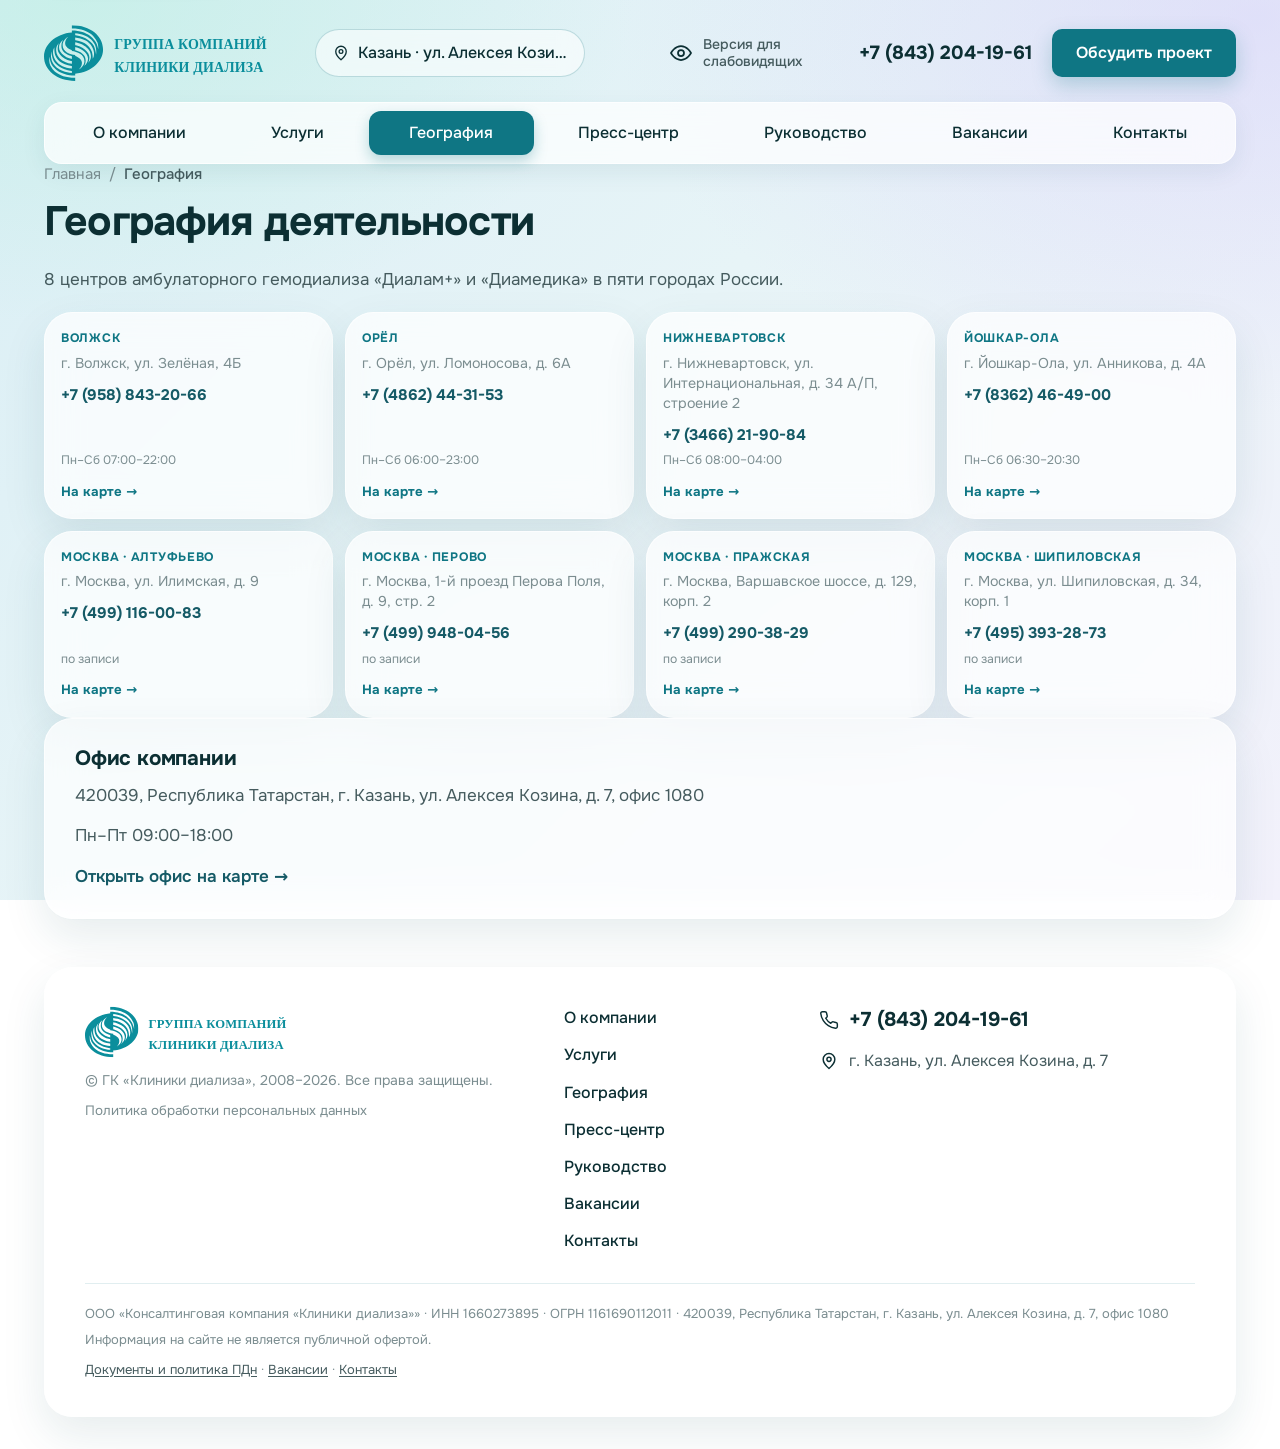
<file: geografiya.html>
<!DOCTYPE html>
<html lang="ru"><head><meta charset="utf-8"><meta name="viewport" content="width=device-width, initial-scale=1"><link rel="preload" as="font" type="font/woff2" href="assets/fonts/onest-cyrillic.woff2" crossorigin><title>География — ГК «Клиники диализа»</title><meta name="description" content="8 центров гемодиализа «Диалам+» и «Диамедика» и офис консалтинговой компании в Казани."><link rel="icon" href="assets/img/favicon.ico"><link rel="stylesheet" href="css/base.css"><link rel="stylesheet" href="css/home.css"><link rel="stylesheet" href="css/inner.css"><link rel="stylesheet" href="css/contacts.css"><link rel="stylesheet" href="css/legal-pages.css"><link rel="stylesheet" href="css/diamedika.css"><link rel="stylesheet" href="css/consulting.css"><link rel="canonical" href="https://karpovai9696-spec.github.io/consulting-site-v2/geografiya.html"><meta name="robots" content="index,follow,max-image-preview:large"><meta property="og:type" content="website"><meta property="og:site_name" content="ГК «Клиники диализа»"><meta property="og:title" content="География — ГК «Клиники диализа»"><meta property="og:description" content="8 центров гемодиализа «Диалам+» и «Диамедика» и офис консалтинговой компании в Казани."><meta property="og:url" content="https://karpovai9696-spec.github.io/consulting-site-v2/geografiya.html"><meta property="og:locale" content="ru_RU"><script type="application/ld+json">{"@context": "https://schema.org", "@type": "Organization", "name": "ГК «Клиники диализа»", "url": "https://karpovai9696-spec.github.io/consulting-site-v2/", "telephone": "+7 (843) 204-19-61", "email": "uk.klinika@mail.ru", "address": {"@type": "PostalAddress", "streetAddress": "420039, Республика Татарстан, г. Казань, ул. Алексея Козина, д. 7, офис 1080", "addressCountry": "RU"}}</script></head><body><a href="#main-content" class="skip-link">Перейти к содержанию</a>  <header class="site-header">
    <div class="container">
      <div class="header-top">
        <a href="index.html" class="brand" aria-label="ГК «Клиники диализа» — на главную"><img src="assets/img/logo.svg" width="900" height="222" alt="ГК «Клиники диализа»" class="brand-logo"></a>
        <a href="kontakty.html" class="city-select"><svg class="icon icon--pin" width="24" height="24" viewBox="0 0 24 24" fill="none" stroke="currentColor" stroke-width="1.75" stroke-linecap="round" stroke-linejoin="round" aria-hidden="true"><path d="M12 21s-7-5.75-7-11a7 7 0 1 1 14 0c0 5.25-7 11-7 11z"></path><circle cx="12" cy="10" r="2.5"></circle></svg><span class="city-select__text">Казань · ул. Алексея Козина, 7</span></a>
        <div class="header-right">
          <button type="button" class="a11y-toggle" aria-pressed="false"><svg class="icon icon--eye" width="24" height="24" viewBox="0 0 24 24" fill="none" stroke="currentColor" stroke-width="1.75" stroke-linecap="round" stroke-linejoin="round" aria-hidden="true"><path d="M2 12s3.6-7 10-7 10 7 10 7-3.6 7-10 7-10-7-10-7Z"></path><circle cx="12" cy="12" r="3"></circle></svg><span class="a11y-toggle__label">Версия для слабовидящих</span></button>
          <a href="tel:+78432041961" class="header-phone">+7 (843) 204-19-61</a>
          <a href="kontakty.html#form" class="btn btn--primary header-cta">Обсудить проект</a>
          <button type="button" class="nav-toggle" aria-expanded="false" aria-controls="main-nav" aria-label="Открыть меню навигации"><svg class="icon icon--menu" width="24" height="24" viewBox="0 0 24 24" fill="none" stroke="currentColor" stroke-width="1.8" stroke-linecap="round" stroke-linejoin="round" aria-hidden="true"><path d="M4 7h16"></path><path d="M4 12h16"></path><path d="M4 17h16"></path></svg><svg class="icon icon--close" width="24" height="24" viewBox="0 0 24 24" fill="none" stroke="currentColor" stroke-width="1.8" stroke-linecap="round" stroke-linejoin="round" aria-hidden="true"><path d="M18 6 6 18"></path><path d="m6 6 12 12"></path></svg></button>
        </div>
      </div>
      <nav class="main-nav" id="main-nav" aria-label="Основная навигация"><ul class="nav-list"><li class="nav-item"><a href="index.html" class="nav-link">О компании</a></li><li class="nav-item"><a href="uslugi.html" class="nav-link">Услуги</a></li><li class="nav-item"><a href="geografiya.html" class="nav-link is-active">География</a></li><li class="nav-item"><a href="press.html" class="nav-link">Пресс-центр</a></li><li class="nav-item"><a href="rukovodstvo.html" class="nav-link">Руководство</a></li><li class="nav-item"><a href="vakansii.html" class="nav-link">Вакансии</a></li><li class="nav-item"><a href="kontakty.html" class="nav-link">Контакты</a></li></ul><div class="mobile-nav-extras"><div class="mobile-city-info"><svg class="icon icon--pin" width="24" height="24" viewBox="0 0 24 24" fill="none" stroke="currentColor" stroke-width="1.75" stroke-linecap="round" stroke-linejoin="round" aria-hidden="true"><path d="M12 21s-7-5.75-7-11a7 7 0 1 1 14 0c0 5.25-7 11-7 11z"></path><circle cx="12" cy="10" r="2.5"></circle></svg><span>Казань · ул. Алексея Козина, 7</span></div><div class="mobile-tools-row"><button type="button" class="a11y-toggle a11y-toggle--mobile" aria-pressed="false"><svg class="icon icon--eye" width="24" height="24" viewBox="0 0 24 24" fill="none" stroke="currentColor" stroke-width="1.75" stroke-linecap="round" stroke-linejoin="round" aria-hidden="true"><path d="M2 12s3.6-7 10-7 10 7 10 7-3.6 7-10 7-10-7-10-7Z"></path><circle cx="12" cy="12" r="3"></circle></svg><span class="a11y-toggle__label">Версия для слабовидящих</span></button></div><a href="kontakty.html#form" class="btn btn--primary mobile-cta">Обсудить проект</a></div></nav>
    </div>
  </header><main id="main-content" class="site-main"><div class="container"><nav class="breadcrumbs" aria-label="Хлебные крошки"><ol class="breadcrumbs__list"><li class="breadcrumbs__item"><a href="index.html" class="breadcrumbs__link">Главная</a></li><li class="breadcrumbs__sep" aria-hidden="true">/</li><li class="breadcrumbs__item"><span class="breadcrumbs__current" aria-current="page">География</span></li></ol></nav><h1 class="page-title">География деятельности</h1><p class="page-lead">8 центров амбулаторного гемодиализа «Диалам+» и «Диамедика» в пяти городах России.</p><div class="center-grid"><article class="center-card center-card--compact glass-card"><div class="center-card__body"><p class="center-card__metro">Волжск</p><p class="center-card__addr">г. Волжск, ул. Зелёная, 4Б</p><a href="tel:+7 (958) 843-20-66" class="center-card__phone">+7 (958) 843-20-66</a><p class="center-card__hours">Пн–Сб 07:00–22:00</p><a href="https://yandex.ru/maps/?text=Волжск, Зелёная 4Б" class="center-card__link" target="_blank" rel="noopener noreferrer">На карте →</a></div></article><article class="center-card center-card--compact glass-card"><div class="center-card__body"><p class="center-card__metro">Орёл</p><p class="center-card__addr">г. Орёл, ул. Ломоносова, д. 6А</p><a href="tel:+7 (4862) 44-31-53" class="center-card__phone">+7 (4862) 44-31-53</a><p class="center-card__hours">Пн–Сб 06:00–23:00</p><a href="https://yandex.ru/maps/?text=Орёл, Ломоносова 6А" class="center-card__link" target="_blank" rel="noopener noreferrer">На карте →</a></div></article><article class="center-card center-card--compact glass-card"><div class="center-card__body"><p class="center-card__metro">Нижневартовск</p><p class="center-card__addr">г. Нижневартовск, ул. Интернациональная, д. 34 А/П, строение 2</p><a href="tel:+7 (3466) 21-90-84" class="center-card__phone">+7 (3466) 21-90-84</a><p class="center-card__hours">Пн–Сб 08:00–04:00</p><a href="https://yandex.ru/maps/?text=Нижневартовск, Интернациональная 34АП" class="center-card__link" target="_blank" rel="noopener noreferrer">На карте →</a></div></article><article class="center-card center-card--compact glass-card"><div class="center-card__body"><p class="center-card__metro">Йошкар-Ола</p><p class="center-card__addr">г. Йошкар-Ола, ул. Анникова, д. 4А</p><a href="tel:+7 (8362) 46-49-00" class="center-card__phone">+7 (8362) 46-49-00</a><p class="center-card__hours">Пн–Сб 06:30–20:30</p><a href="https://yandex.ru/maps/?text=Йошкар-Ола, Анникова 4А" class="center-card__link" target="_blank" rel="noopener noreferrer">На карте →</a></div></article><article class="center-card center-card--compact glass-card"><div class="center-card__body"><p class="center-card__metro">Москва · Алтуфьево</p><p class="center-card__addr">г. Москва, ул. Илимская, д. 9</p><a href="tel:+7 (499) 116-00-83" class="center-card__phone">+7 (499) 116-00-83</a><p class="center-card__hours">по записи</p><a href="https://yandex.ru/maps/?text=Москва, Илимская 9" class="center-card__link" target="_blank" rel="noopener noreferrer">На карте →</a></div></article><article class="center-card center-card--compact glass-card"><div class="center-card__body"><p class="center-card__metro">Москва · Перово</p><p class="center-card__addr">г. Москва, 1-й проезд Перова Поля, д. 9, стр. 2</p><a href="tel:+7 (499) 948-04-56" class="center-card__phone">+7 (499) 948-04-56</a><p class="center-card__hours">по записи</p><a href="https://yandex.ru/maps/?text=Москва, 1-й проезд Перова Поля 9с2" class="center-card__link" target="_blank" rel="noopener noreferrer">На карте →</a></div></article><article class="center-card center-card--compact glass-card"><div class="center-card__body"><p class="center-card__metro">Москва · Пражская</p><p class="center-card__addr">г. Москва, Варшавское шоссе, д. 129, корп. 2</p><a href="tel:+7 (499) 290-38-29" class="center-card__phone">+7 (499) 290-38-29</a><p class="center-card__hours">по записи</p><a href="https://yandex.ru/maps/?text=Москва, Варшавское шоссе 129к2" class="center-card__link" target="_blank" rel="noopener noreferrer">На карте →</a></div></article><article class="center-card center-card--compact glass-card"><div class="center-card__body"><p class="center-card__metro">Москва · Шипиловская</p><p class="center-card__addr">г. Москва, ул. Шипиловская, д. 34, корп. 1</p><a href="tel:+7 (495) 393-28-73" class="center-card__phone">+7 (495) 393-28-73</a><p class="center-card__hours">по записи</p><a href="https://yandex.ru/maps/?text=Москва, Шипиловская 34к1" class="center-card__link" target="_blank" rel="noopener noreferrer">На карте →</a></div></article></div><div class="content-card glass-card"><h2 class="content-card__title">Офис компании</h2><p>420039, Республика Татарстан, г. Казань, ул. Алексея Козина, д. 7, офис 1080</p><p>Пн–Пт 09:00–18:00</p><p><a href="https://yandex.ru/maps/?text=420039%2C%20%D0%A0%D0%B5%D1%81%D0%BF%D1%83%D0%B1%D0%BB%D0%B8%D0%BA%D0%B0%20%D0%A2%D0%B0%D1%82%D0%B0%D1%80%D1%81%D1%82%D0%B0%D0%BD%2C%20%D0%B3.%20%D0%9A%D0%B0%D0%B7%D0%B0%D0%BD%D1%8C%2C%20%D1%83%D0%BB.%20%D0%90%D0%BB%D0%B5%D0%BA%D1%81%D0%B5%D1%8F%20%D0%9A%D0%BE%D0%B7%D0%B8%D0%BD%D0%B0%2C%20%D0%B4.%207%2C%20%D0%BE%D1%84%D0%B8%D1%81%201080" target="_blank" rel="noopener noreferrer">Открыть офис на карте →</a></p></div></div></main>  <footer class="site-footer"><div class="container"><div class="footer-card glass-card">
    <div class="footer-grid">
      <div class="footer-brand"><a href="index.html" class="footer-logo-link"><img src="assets/img/logo.svg" width="900" height="222" alt="ГК «Клиники диализа»" class="footer-logo"></a><p class="footer-copy">© ГК «Клиники диализа», 2008–2026. Все права защищены.</p><a href="dokumenty.html" class="footer-policy">Политика обработки персональных данных</a></div>
      <nav class="footer-nav" aria-label="Навигация в подвале"><ul class="footer-nav__list"><li><a href="index.html" class="footer-nav__link">О компании</a></li><li><a href="uslugi.html" class="footer-nav__link">Услуги</a></li><li><a href="geografiya.html" class="footer-nav__link">География</a></li><li><a href="press.html" class="footer-nav__link">Пресс-центр</a></li><li><a href="rukovodstvo.html" class="footer-nav__link">Руководство</a></li><li><a href="vakansii.html" class="footer-nav__link">Вакансии</a></li><li><a href="kontakty.html" class="footer-nav__link">Контакты</a></li></ul></nav>
      <div class="footer-contacts"><a href="tel:+78432041961" class="footer-phone"><svg class="icon icon--phone" width="24" height="24" viewBox="0 0 24 24" fill="none" stroke="currentColor" stroke-width="1.75" stroke-linecap="round" stroke-linejoin="round" aria-hidden="true"><path d="M22 16.92v3a2 2 0 0 1-2.18 2 19.79 19.79 0 0 1-8.63-3.07 19.5 19.5 0 0 1-6-6 19.79 19.79 0 0 1-3.07-8.67A2 2 0 0 1 4.11 2h3a2 2 0 0 1 2 1.72 12.84 12.84 0 0 0 .7 2.81 2 2 0 0 1-.45 2.11L8.09 9.91a16 16 0 0 0 6 6l1.27-1.27a2 2 0 0 1 2.11-.45 12.84 12.84 0 0 0 2.81.7A2 2 0 0 1 22 16.92z"></path></svg><span>+7 (843) 204-19-61</span></a><p class="footer-address"><svg class="icon icon--pin" width="24" height="24" viewBox="0 0 24 24" fill="none" stroke="currentColor" stroke-width="1.75" stroke-linecap="round" stroke-linejoin="round" aria-hidden="true"><path d="M12 21s-7-5.75-7-11a7 7 0 1 1 14 0c0 5.25-7 11-7 11z"></path><circle cx="12" cy="10" r="2.5"></circle></svg><span>г. Казань, ул. Алексея Козина, д. 7</span></p></div>
      <div class="footer-emblem"><a href="dokumenty.html" class="footer-emblem__link" aria-label="Документы и реквизиты"><img src="assets/img/logo.svg" width="900" height="222" alt="" class="footer-emblem__img"></a></div>
    </div>
    <div class="footer-legal"><p class="footer-legal__line">ООО «Консалтинговая компания «Клиники диализа»» · ИНН 1660273895 · ОГРН 1161690112011 · 420039, Республика Татарстан, г. Казань, ул. Алексея Козина, д. 7, офис 1080</p><p class="footer-legal__line">Информация на сайте не является публичной офертой.</p><p class="footer-legal__links"><a href="dokumenty.html">Документы и политика ПДн</a> · <a href="vakansii.html">Вакансии</a> · <a href="kontakty.html">Контакты</a></p></div>
  </div></div></footer><script src="js/main.js"></script><script src="js/forms.js"></script></body></html>
</file>
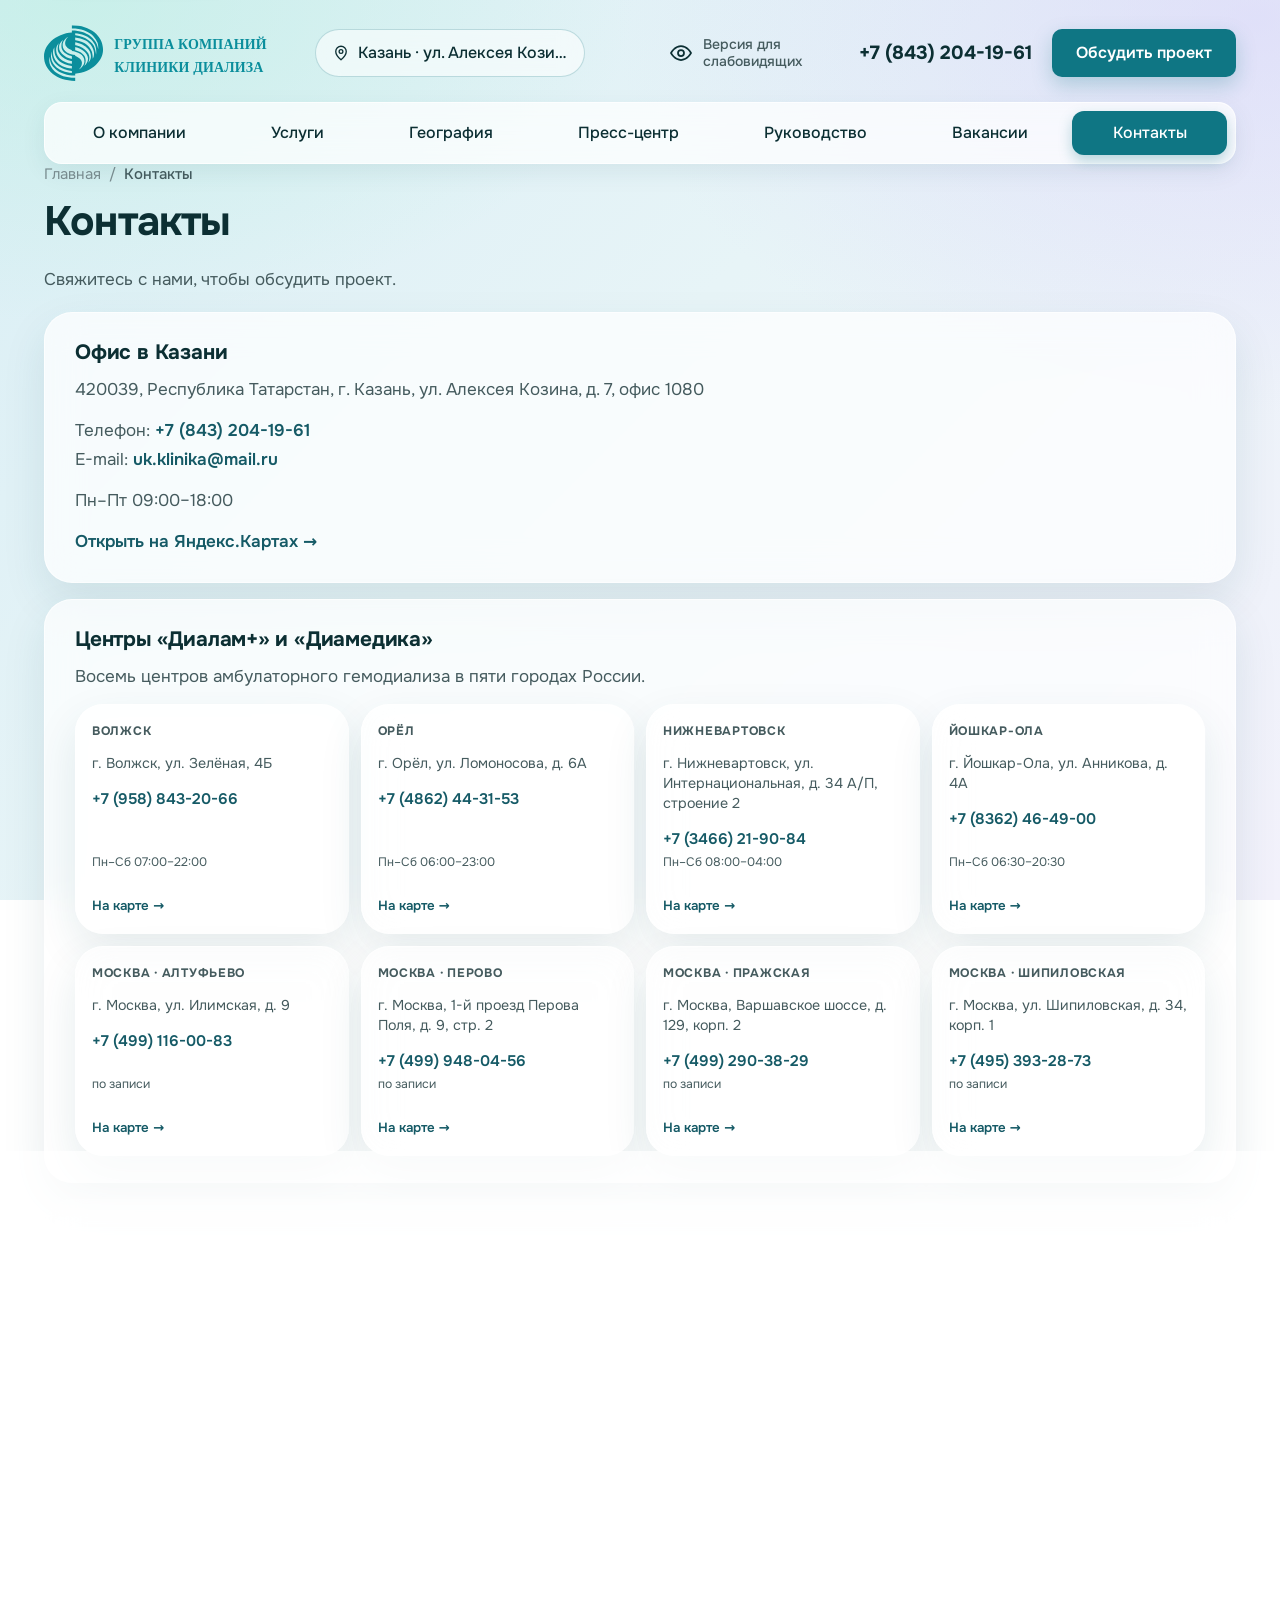
<file: kontakty.html>
<!DOCTYPE html>
<html lang="ru"><head><meta charset="utf-8"><meta name="viewport" content="width=device-width, initial-scale=1"><link rel="preload" as="font" type="font/woff2" href="assets/fonts/onest-cyrillic.woff2" crossorigin><title>Контакты — ГК «Клиники диализа»</title><meta name="description" content="Контакты консалтинговой компании «Клиники диализа» в Казани."><link rel="icon" href="assets/img/favicon.ico"><link rel="stylesheet" href="css/base.css"><link rel="stylesheet" href="css/home.css"><link rel="stylesheet" href="css/inner.css"><link rel="stylesheet" href="css/contacts.css"><link rel="stylesheet" href="css/legal-pages.css"><link rel="stylesheet" href="css/diamedika.css"><link rel="stylesheet" href="css/consulting.css"><link rel="canonical" href="https://karpovai9696-spec.github.io/consulting-site-v2/kontakty.html"><meta name="robots" content="index,follow,max-image-preview:large"><meta property="og:type" content="website"><meta property="og:site_name" content="ГК «Клиники диализа»"><meta property="og:title" content="Контакты — ГК «Клиники диализа»"><meta property="og:description" content="Контакты консалтинговой компании «Клиники диализа» в Казани."><meta property="og:url" content="https://karpovai9696-spec.github.io/consulting-site-v2/kontakty.html"><meta property="og:locale" content="ru_RU"><script type="application/ld+json">{"@context": "https://schema.org", "@type": "Organization", "name": "ГК «Клиники диализа»", "url": "https://karpovai9696-spec.github.io/consulting-site-v2/", "telephone": "+7 (843) 204-19-61", "email": "uk.klinika@mail.ru", "address": {"@type": "PostalAddress", "streetAddress": "420039, Республика Татарстан, г. Казань, ул. Алексея Козина, д. 7, офис 1080", "addressCountry": "RU"}}</script></head><body><a href="#main-content" class="skip-link">Перейти к содержанию</a>  <header class="site-header">
    <div class="container">
      <div class="header-top">
        <a href="index.html" class="brand" aria-label="ГК «Клиники диализа» — на главную"><img src="assets/img/logo.svg" width="900" height="222" alt="ГК «Клиники диализа»" class="brand-logo"></a>
        <a href="kontakty.html" class="city-select"><svg class="icon icon--pin" width="24" height="24" viewBox="0 0 24 24" fill="none" stroke="currentColor" stroke-width="1.75" stroke-linecap="round" stroke-linejoin="round" aria-hidden="true"><path d="M12 21s-7-5.75-7-11a7 7 0 1 1 14 0c0 5.25-7 11-7 11z"></path><circle cx="12" cy="10" r="2.5"></circle></svg><span class="city-select__text">Казань · ул. Алексея Козина, 7</span></a>
        <div class="header-right">
          <button type="button" class="a11y-toggle" aria-pressed="false"><svg class="icon icon--eye" width="24" height="24" viewBox="0 0 24 24" fill="none" stroke="currentColor" stroke-width="1.75" stroke-linecap="round" stroke-linejoin="round" aria-hidden="true"><path d="M2 12s3.6-7 10-7 10 7 10 7-3.6 7-10 7-10-7-10-7Z"></path><circle cx="12" cy="12" r="3"></circle></svg><span class="a11y-toggle__label">Версия для слабовидящих</span></button>
          <a href="tel:+78432041961" class="header-phone">+7 (843) 204-19-61</a>
          <a href="kontakty.html#form" class="btn btn--primary header-cta">Обсудить проект</a>
          <button type="button" class="nav-toggle" aria-expanded="false" aria-controls="main-nav" aria-label="Открыть меню навигации"><svg class="icon icon--menu" width="24" height="24" viewBox="0 0 24 24" fill="none" stroke="currentColor" stroke-width="1.8" stroke-linecap="round" stroke-linejoin="round" aria-hidden="true"><path d="M4 7h16"></path><path d="M4 12h16"></path><path d="M4 17h16"></path></svg><svg class="icon icon--close" width="24" height="24" viewBox="0 0 24 24" fill="none" stroke="currentColor" stroke-width="1.8" stroke-linecap="round" stroke-linejoin="round" aria-hidden="true"><path d="M18 6 6 18"></path><path d="m6 6 12 12"></path></svg></button>
        </div>
      </div>
      <nav class="main-nav" id="main-nav" aria-label="Основная навигация"><ul class="nav-list"><li class="nav-item"><a href="index.html" class="nav-link">О компании</a></li><li class="nav-item"><a href="uslugi.html" class="nav-link">Услуги</a></li><li class="nav-item"><a href="geografiya.html" class="nav-link">География</a></li><li class="nav-item"><a href="press.html" class="nav-link">Пресс-центр</a></li><li class="nav-item"><a href="rukovodstvo.html" class="nav-link">Руководство</a></li><li class="nav-item"><a href="vakansii.html" class="nav-link">Вакансии</a></li><li class="nav-item"><a href="kontakty.html" class="nav-link is-active">Контакты</a></li></ul><div class="mobile-nav-extras"><div class="mobile-city-info"><svg class="icon icon--pin" width="24" height="24" viewBox="0 0 24 24" fill="none" stroke="currentColor" stroke-width="1.75" stroke-linecap="round" stroke-linejoin="round" aria-hidden="true"><path d="M12 21s-7-5.75-7-11a7 7 0 1 1 14 0c0 5.25-7 11-7 11z"></path><circle cx="12" cy="10" r="2.5"></circle></svg><span>Казань · ул. Алексея Козина, 7</span></div><div class="mobile-tools-row"><button type="button" class="a11y-toggle a11y-toggle--mobile" aria-pressed="false"><svg class="icon icon--eye" width="24" height="24" viewBox="0 0 24 24" fill="none" stroke="currentColor" stroke-width="1.75" stroke-linecap="round" stroke-linejoin="round" aria-hidden="true"><path d="M2 12s3.6-7 10-7 10 7 10 7-3.6 7-10 7-10-7-10-7Z"></path><circle cx="12" cy="12" r="3"></circle></svg><span class="a11y-toggle__label">Версия для слабовидящих</span></button></div><a href="kontakty.html#form" class="btn btn--primary mobile-cta">Обсудить проект</a></div></nav>
    </div>
  </header><main id="main-content" class="site-main"><div class="container"><nav class="breadcrumbs" aria-label="Хлебные крошки"><ol class="breadcrumbs__list"><li class="breadcrumbs__item"><a href="index.html" class="breadcrumbs__link">Главная</a></li><li class="breadcrumbs__sep" aria-hidden="true">/</li><li class="breadcrumbs__item"><span class="breadcrumbs__current" aria-current="page">Контакты</span></li></ol></nav><h1 class="page-title">Контакты</h1><p class="page-lead">Свяжитесь с нами, чтобы обсудить проект.</p><div class="content-stack"><section class="content-card glass-card"><h2 class="content-card__title">Офис в Казани</h2><p>420039, Республика Татарстан, г. Казань, ул. Алексея Козина, д. 7, офис 1080</p><p>Телефон: <a href="tel:+78432041961">+7 (843) 204-19-61</a><br>E-mail: <a href="mailto:uk.klinika@mail.ru">uk.klinika@mail.ru</a></p><p>Пн–Пт 09:00–18:00</p><p><a href="https://yandex.ru/maps/?text=420039%2C%20%D0%A0%D0%B5%D1%81%D0%BF%D1%83%D0%B1%D0%BB%D0%B8%D0%BA%D0%B0%20%D0%A2%D0%B0%D1%82%D0%B0%D1%80%D1%81%D1%82%D0%B0%D0%BD%2C%20%D0%B3.%20%D0%9A%D0%B0%D0%B7%D0%B0%D0%BD%D1%8C%2C%20%D1%83%D0%BB.%20%D0%90%D0%BB%D0%B5%D0%BA%D1%81%D0%B5%D1%8F%20%D0%9A%D0%BE%D0%B7%D0%B8%D0%BD%D0%B0%2C%20%D0%B4.%207%2C%20%D0%BE%D1%84%D0%B8%D1%81%201080" target="_blank" rel="noopener noreferrer">Открыть на Яндекс.Картах →</a></p></section><section class="content-card glass-card"><h2 class="content-card__title">Центры «Диалам+» и «Диамедика»</h2><p>Восемь центров амбулаторного гемодиализа в пяти городах России.</p><div class="center-grid"><article class="center-card center-card--compact glass-card"><div class="center-card__body"><p class="center-card__metro">Волжск</p><p class="center-card__addr">г. Волжск, ул. Зелёная, 4Б</p><a href="tel:+7 (958) 843-20-66" class="center-card__phone">+7 (958) 843-20-66</a><p class="center-card__hours">Пн–Сб 07:00–22:00</p><a href="https://yandex.ru/maps/?text=Волжск, Зелёная 4Б" class="center-card__link" target="_blank" rel="noopener noreferrer">На карте →</a></div></article><article class="center-card center-card--compact glass-card"><div class="center-card__body"><p class="center-card__metro">Орёл</p><p class="center-card__addr">г. Орёл, ул. Ломоносова, д. 6А</p><a href="tel:+7 (4862) 44-31-53" class="center-card__phone">+7 (4862) 44-31-53</a><p class="center-card__hours">Пн–Сб 06:00–23:00</p><a href="https://yandex.ru/maps/?text=Орёл, Ломоносова 6А" class="center-card__link" target="_blank" rel="noopener noreferrer">На карте →</a></div></article><article class="center-card center-card--compact glass-card"><div class="center-card__body"><p class="center-card__metro">Нижневартовск</p><p class="center-card__addr">г. Нижневартовск, ул. Интернациональная, д. 34 А/П, строение 2</p><a href="tel:+7 (3466) 21-90-84" class="center-card__phone">+7 (3466) 21-90-84</a><p class="center-card__hours">Пн–Сб 08:00–04:00</p><a href="https://yandex.ru/maps/?text=Нижневартовск, Интернациональная 34АП" class="center-card__link" target="_blank" rel="noopener noreferrer">На карте →</a></div></article><article class="center-card center-card--compact glass-card"><div class="center-card__body"><p class="center-card__metro">Йошкар-Ола</p><p class="center-card__addr">г. Йошкар-Ола, ул. Анникова, д. 4А</p><a href="tel:+7 (8362) 46-49-00" class="center-card__phone">+7 (8362) 46-49-00</a><p class="center-card__hours">Пн–Сб 06:30–20:30</p><a href="https://yandex.ru/maps/?text=Йошкар-Ола, Анникова 4А" class="center-card__link" target="_blank" rel="noopener noreferrer">На карте →</a></div></article><article class="center-card center-card--compact glass-card"><div class="center-card__body"><p class="center-card__metro">Москва · Алтуфьево</p><p class="center-card__addr">г. Москва, ул. Илимская, д. 9</p><a href="tel:+7 (499) 116-00-83" class="center-card__phone">+7 (499) 116-00-83</a><p class="center-card__hours">по записи</p><a href="https://yandex.ru/maps/?text=Москва, Илимская 9" class="center-card__link" target="_blank" rel="noopener noreferrer">На карте →</a></div></article><article class="center-card center-card--compact glass-card"><div class="center-card__body"><p class="center-card__metro">Москва · Перово</p><p class="center-card__addr">г. Москва, 1-й проезд Перова Поля, д. 9, стр. 2</p><a href="tel:+7 (499) 948-04-56" class="center-card__phone">+7 (499) 948-04-56</a><p class="center-card__hours">по записи</p><a href="https://yandex.ru/maps/?text=Москва, 1-й проезд Перова Поля 9с2" class="center-card__link" target="_blank" rel="noopener noreferrer">На карте →</a></div></article><article class="center-card center-card--compact glass-card"><div class="center-card__body"><p class="center-card__metro">Москва · Пражская</p><p class="center-card__addr">г. Москва, Варшавское шоссе, д. 129, корп. 2</p><a href="tel:+7 (499) 290-38-29" class="center-card__phone">+7 (499) 290-38-29</a><p class="center-card__hours">по записи</p><a href="https://yandex.ru/maps/?text=Москва, Варшавское шоссе 129к2" class="center-card__link" target="_blank" rel="noopener noreferrer">На карте →</a></div></article><article class="center-card center-card--compact glass-card"><div class="center-card__body"><p class="center-card__metro">Москва · Шипиловская</p><p class="center-card__addr">г. Москва, ул. Шипиловская, д. 34, корп. 1</p><a href="tel:+7 (495) 393-28-73" class="center-card__phone">+7 (495) 393-28-73</a><p class="center-card__hours">по записи</p><a href="https://yandex.ru/maps/?text=Москва, Шипиловская 34к1" class="center-card__link" target="_blank" rel="noopener noreferrer">На карте →</a></div></article></div></section><section class="content-card glass-card" id="form"><h2 class="content-card__title">Написать нам</h2><form id="appointment-form" class="simple-form" novalidate><label class="field"><span>Ваше имя</span><input class="input" type="text" name="name" required></label><label class="field"><span>Телефон</span><input class="input" type="tel" name="phone" required></label><label class="field field--full"><span>Комментарий</span><textarea class="input" name="message" rows="3"></textarea></label><div class="consent"><input type="checkbox" id="form-consent" name="consent" required><label for="form-consent">Согласен с обработкой персональных данных</label><a href="dokumenty.html" class="consent__link">Политика</a></div><button type="submit" class="btn btn--primary">Отправить</button><p class="form-note">Заявка откроется в почтовом клиенте. Если он недоступен — позвоните <a href="tel:+78432041961">+7 (843) 204-19-61</a>.</p><p class="form-alert" id="form-error" role="alert" hidden>Укажите имя, корректный телефон и согласие.</p><p class="form-success" id="form-success" role="status" aria-live="polite" hidden></p></form></section></div></div></main>  <footer class="site-footer"><div class="container"><div class="footer-card glass-card">
    <div class="footer-grid">
      <div class="footer-brand"><a href="index.html" class="footer-logo-link"><img src="assets/img/logo.svg" width="900" height="222" alt="ГК «Клиники диализа»" class="footer-logo"></a><p class="footer-copy">© ГК «Клиники диализа», 2008–2026. Все права защищены.</p><a href="dokumenty.html" class="footer-policy">Политика обработки персональных данных</a></div>
      <nav class="footer-nav" aria-label="Навигация в подвале"><ul class="footer-nav__list"><li><a href="index.html" class="footer-nav__link">О компании</a></li><li><a href="uslugi.html" class="footer-nav__link">Услуги</a></li><li><a href="geografiya.html" class="footer-nav__link">География</a></li><li><a href="press.html" class="footer-nav__link">Пресс-центр</a></li><li><a href="rukovodstvo.html" class="footer-nav__link">Руководство</a></li><li><a href="vakansii.html" class="footer-nav__link">Вакансии</a></li><li><a href="kontakty.html" class="footer-nav__link">Контакты</a></li></ul></nav>
      <div class="footer-contacts"><a href="tel:+78432041961" class="footer-phone"><svg class="icon icon--phone" width="24" height="24" viewBox="0 0 24 24" fill="none" stroke="currentColor" stroke-width="1.75" stroke-linecap="round" stroke-linejoin="round" aria-hidden="true"><path d="M22 16.92v3a2 2 0 0 1-2.18 2 19.79 19.79 0 0 1-8.63-3.07 19.5 19.5 0 0 1-6-6 19.79 19.79 0 0 1-3.07-8.67A2 2 0 0 1 4.11 2h3a2 2 0 0 1 2 1.72 12.84 12.84 0 0 0 .7 2.81 2 2 0 0 1-.45 2.11L8.09 9.91a16 16 0 0 0 6 6l1.27-1.27a2 2 0 0 1 2.11-.45 12.84 12.84 0 0 0 2.81.7A2 2 0 0 1 22 16.92z"></path></svg><span>+7 (843) 204-19-61</span></a><p class="footer-address"><svg class="icon icon--pin" width="24" height="24" viewBox="0 0 24 24" fill="none" stroke="currentColor" stroke-width="1.75" stroke-linecap="round" stroke-linejoin="round" aria-hidden="true"><path d="M12 21s-7-5.75-7-11a7 7 0 1 1 14 0c0 5.25-7 11-7 11z"></path><circle cx="12" cy="10" r="2.5"></circle></svg><span>г. Казань, ул. Алексея Козина, д. 7</span></p></div>
      <div class="footer-emblem"><a href="dokumenty.html" class="footer-emblem__link" aria-label="Документы и реквизиты"><img src="assets/img/logo.svg" width="900" height="222" alt="" class="footer-emblem__img"></a></div>
    </div>
    <div class="footer-legal"><p class="footer-legal__line">ООО «Консалтинговая компания «Клиники диализа»» · ИНН 1660273895 · ОГРН 1161690112011 · 420039, Республика Татарстан, г. Казань, ул. Алексея Козина, д. 7, офис 1080</p><p class="footer-legal__line">Информация на сайте не является публичной офертой.</p><p class="footer-legal__links"><a href="dokumenty.html">Документы и политика ПДн</a> · <a href="vakansii.html">Вакансии</a> · <a href="kontakty.html">Контакты</a></p></div>
  </div></div></footer><script src="js/main.js"></script><script src="js/forms.js"></script></body></html>
</file>
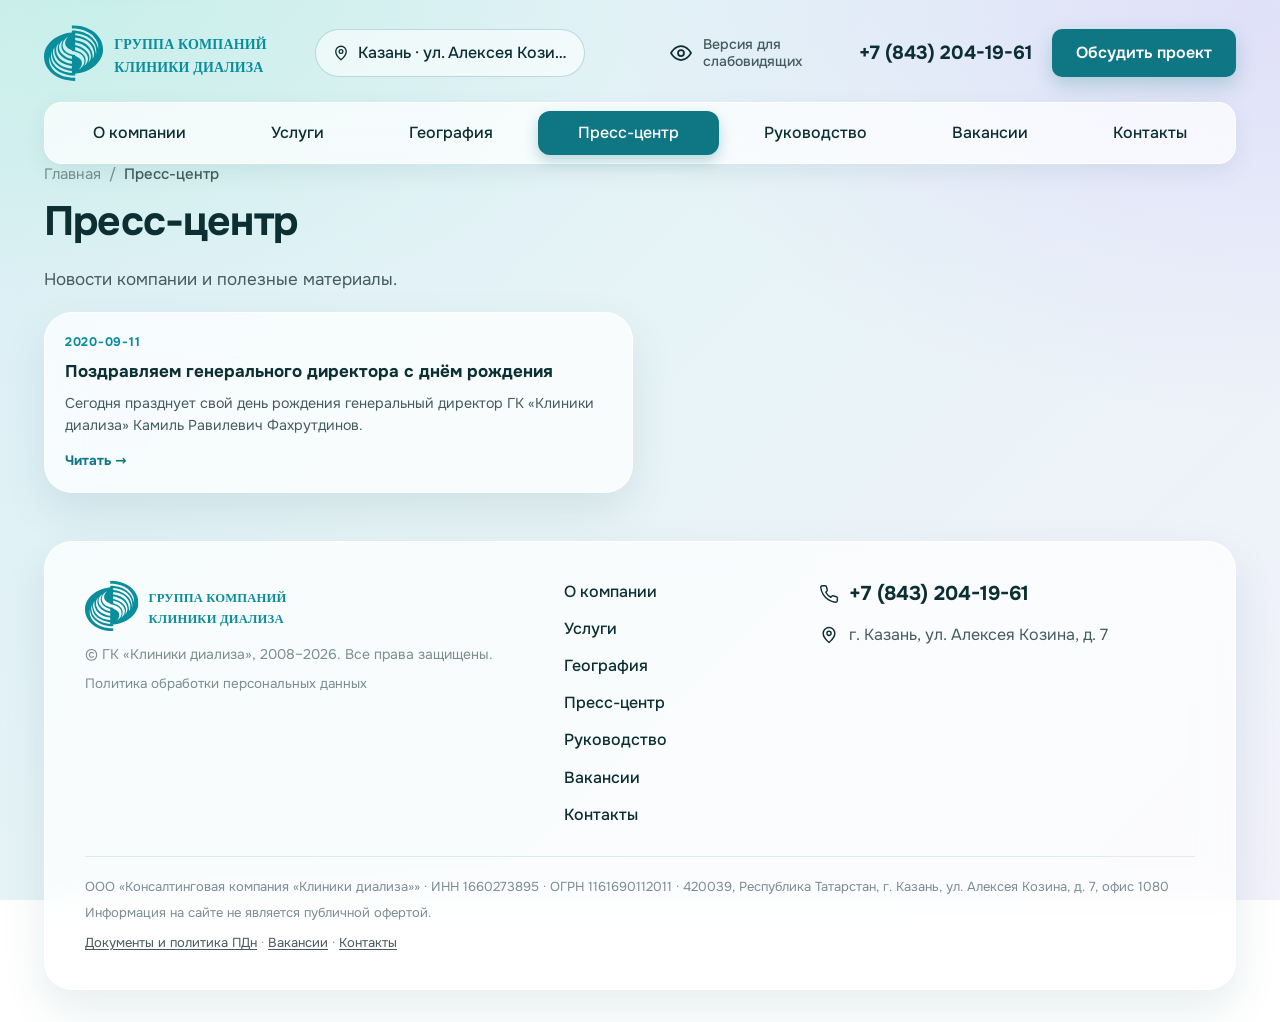
<file: press.html>
<!DOCTYPE html>
<html lang="ru"><head><meta charset="utf-8"><meta name="viewport" content="width=device-width, initial-scale=1"><link rel="preload" as="font" type="font/woff2" href="assets/fonts/onest-cyrillic.woff2" crossorigin><title>Пресс-центр — ГК «Клиники диализа»</title><meta name="description" content="Новости и материалы ГК «Клиники диализа»."><link rel="icon" href="assets/img/favicon.ico"><link rel="stylesheet" href="css/base.css"><link rel="stylesheet" href="css/home.css"><link rel="stylesheet" href="css/inner.css"><link rel="stylesheet" href="css/contacts.css"><link rel="stylesheet" href="css/legal-pages.css"><link rel="stylesheet" href="css/diamedika.css"><link rel="stylesheet" href="css/consulting.css"><link rel="canonical" href="https://karpovai9696-spec.github.io/consulting-site-v2/press.html"><meta name="robots" content="index,follow,max-image-preview:large"><meta property="og:type" content="website"><meta property="og:site_name" content="ГК «Клиники диализа»"><meta property="og:title" content="Пресс-центр — ГК «Клиники диализа»"><meta property="og:description" content="Новости и материалы ГК «Клиники диализа»."><meta property="og:url" content="https://karpovai9696-spec.github.io/consulting-site-v2/press.html"><meta property="og:locale" content="ru_RU"><script type="application/ld+json">{"@context": "https://schema.org", "@type": "Organization", "name": "ГК «Клиники диализа»", "url": "https://karpovai9696-spec.github.io/consulting-site-v2/", "telephone": "+7 (843) 204-19-61", "email": "uk.klinika@mail.ru", "address": {"@type": "PostalAddress", "streetAddress": "420039, Республика Татарстан, г. Казань, ул. Алексея Козина, д. 7, офис 1080", "addressCountry": "RU"}}</script></head><body><a href="#main-content" class="skip-link">Перейти к содержанию</a>  <header class="site-header">
    <div class="container">
      <div class="header-top">
        <a href="index.html" class="brand" aria-label="ГК «Клиники диализа» — на главную"><img src="assets/img/logo.svg" width="900" height="222" alt="ГК «Клиники диализа»" class="brand-logo"></a>
        <a href="kontakty.html" class="city-select"><svg class="icon icon--pin" width="24" height="24" viewBox="0 0 24 24" fill="none" stroke="currentColor" stroke-width="1.75" stroke-linecap="round" stroke-linejoin="round" aria-hidden="true"><path d="M12 21s-7-5.75-7-11a7 7 0 1 1 14 0c0 5.25-7 11-7 11z"></path><circle cx="12" cy="10" r="2.5"></circle></svg><span class="city-select__text">Казань · ул. Алексея Козина, 7</span></a>
        <div class="header-right">
          <button type="button" class="a11y-toggle" aria-pressed="false"><svg class="icon icon--eye" width="24" height="24" viewBox="0 0 24 24" fill="none" stroke="currentColor" stroke-width="1.75" stroke-linecap="round" stroke-linejoin="round" aria-hidden="true"><path d="M2 12s3.6-7 10-7 10 7 10 7-3.6 7-10 7-10-7-10-7Z"></path><circle cx="12" cy="12" r="3"></circle></svg><span class="a11y-toggle__label">Версия для слабовидящих</span></button>
          <a href="tel:+78432041961" class="header-phone">+7 (843) 204-19-61</a>
          <a href="kontakty.html#form" class="btn btn--primary header-cta">Обсудить проект</a>
          <button type="button" class="nav-toggle" aria-expanded="false" aria-controls="main-nav" aria-label="Открыть меню навигации"><svg class="icon icon--menu" width="24" height="24" viewBox="0 0 24 24" fill="none" stroke="currentColor" stroke-width="1.8" stroke-linecap="round" stroke-linejoin="round" aria-hidden="true"><path d="M4 7h16"></path><path d="M4 12h16"></path><path d="M4 17h16"></path></svg><svg class="icon icon--close" width="24" height="24" viewBox="0 0 24 24" fill="none" stroke="currentColor" stroke-width="1.8" stroke-linecap="round" stroke-linejoin="round" aria-hidden="true"><path d="M18 6 6 18"></path><path d="m6 6 12 12"></path></svg></button>
        </div>
      </div>
      <nav class="main-nav" id="main-nav" aria-label="Основная навигация"><ul class="nav-list"><li class="nav-item"><a href="index.html" class="nav-link">О компании</a></li><li class="nav-item"><a href="uslugi.html" class="nav-link">Услуги</a></li><li class="nav-item"><a href="geografiya.html" class="nav-link">География</a></li><li class="nav-item"><a href="press.html" class="nav-link is-active">Пресс-центр</a></li><li class="nav-item"><a href="rukovodstvo.html" class="nav-link">Руководство</a></li><li class="nav-item"><a href="vakansii.html" class="nav-link">Вакансии</a></li><li class="nav-item"><a href="kontakty.html" class="nav-link">Контакты</a></li></ul><div class="mobile-nav-extras"><div class="mobile-city-info"><svg class="icon icon--pin" width="24" height="24" viewBox="0 0 24 24" fill="none" stroke="currentColor" stroke-width="1.75" stroke-linecap="round" stroke-linejoin="round" aria-hidden="true"><path d="M12 21s-7-5.75-7-11a7 7 0 1 1 14 0c0 5.25-7 11-7 11z"></path><circle cx="12" cy="10" r="2.5"></circle></svg><span>Казань · ул. Алексея Козина, 7</span></div><div class="mobile-tools-row"><button type="button" class="a11y-toggle a11y-toggle--mobile" aria-pressed="false"><svg class="icon icon--eye" width="24" height="24" viewBox="0 0 24 24" fill="none" stroke="currentColor" stroke-width="1.75" stroke-linecap="round" stroke-linejoin="round" aria-hidden="true"><path d="M2 12s3.6-7 10-7 10 7 10 7-3.6 7-10 7-10-7-10-7Z"></path><circle cx="12" cy="12" r="3"></circle></svg><span class="a11y-toggle__label">Версия для слабовидящих</span></button></div><a href="kontakty.html#form" class="btn btn--primary mobile-cta">Обсудить проект</a></div></nav>
    </div>
  </header><main id="main-content" class="site-main"><div class="container"><nav class="breadcrumbs" aria-label="Хлебные крошки"><ol class="breadcrumbs__list"><li class="breadcrumbs__item"><a href="index.html" class="breadcrumbs__link">Главная</a></li><li class="breadcrumbs__sep" aria-hidden="true">/</li><li class="breadcrumbs__item"><span class="breadcrumbs__current" aria-current="page">Пресс-центр</span></li></ol></nav><h1 class="page-title">Пресс-центр</h1><p class="page-lead">Новости компании и полезные материалы.</p><div class="news-list"><article class="news-card glass-card"><p class="news-card__date">2020-09-11</p><h3 class="news-card__title">Поздравляем генерального директора с днём рождения</h3><p class="news-card__text">Сегодня празднует свой день рождения генеральный директор ГК «Клиники диализа» Камиль Равилевич Фахрутдинов.</p><a class="news-card__link" href="press.html">Читать →</a></article></div></div></main>  <footer class="site-footer"><div class="container"><div class="footer-card glass-card">
    <div class="footer-grid">
      <div class="footer-brand"><a href="index.html" class="footer-logo-link"><img src="assets/img/logo.svg" width="900" height="222" alt="ГК «Клиники диализа»" class="footer-logo"></a><p class="footer-copy">© ГК «Клиники диализа», 2008–2026. Все права защищены.</p><a href="dokumenty.html" class="footer-policy">Политика обработки персональных данных</a></div>
      <nav class="footer-nav" aria-label="Навигация в подвале"><ul class="footer-nav__list"><li><a href="index.html" class="footer-nav__link">О компании</a></li><li><a href="uslugi.html" class="footer-nav__link">Услуги</a></li><li><a href="geografiya.html" class="footer-nav__link">География</a></li><li><a href="press.html" class="footer-nav__link">Пресс-центр</a></li><li><a href="rukovodstvo.html" class="footer-nav__link">Руководство</a></li><li><a href="vakansii.html" class="footer-nav__link">Вакансии</a></li><li><a href="kontakty.html" class="footer-nav__link">Контакты</a></li></ul></nav>
      <div class="footer-contacts"><a href="tel:+78432041961" class="footer-phone"><svg class="icon icon--phone" width="24" height="24" viewBox="0 0 24 24" fill="none" stroke="currentColor" stroke-width="1.75" stroke-linecap="round" stroke-linejoin="round" aria-hidden="true"><path d="M22 16.92v3a2 2 0 0 1-2.18 2 19.79 19.79 0 0 1-8.63-3.07 19.5 19.5 0 0 1-6-6 19.79 19.79 0 0 1-3.07-8.67A2 2 0 0 1 4.11 2h3a2 2 0 0 1 2 1.72 12.84 12.84 0 0 0 .7 2.81 2 2 0 0 1-.45 2.11L8.09 9.91a16 16 0 0 0 6 6l1.27-1.27a2 2 0 0 1 2.11-.45 12.84 12.84 0 0 0 2.81.7A2 2 0 0 1 22 16.92z"></path></svg><span>+7 (843) 204-19-61</span></a><p class="footer-address"><svg class="icon icon--pin" width="24" height="24" viewBox="0 0 24 24" fill="none" stroke="currentColor" stroke-width="1.75" stroke-linecap="round" stroke-linejoin="round" aria-hidden="true"><path d="M12 21s-7-5.75-7-11a7 7 0 1 1 14 0c0 5.25-7 11-7 11z"></path><circle cx="12" cy="10" r="2.5"></circle></svg><span>г. Казань, ул. Алексея Козина, д. 7</span></p></div>
      <div class="footer-emblem"><a href="dokumenty.html" class="footer-emblem__link" aria-label="Документы и реквизиты"><img src="assets/img/logo.svg" width="900" height="222" alt="" class="footer-emblem__img"></a></div>
    </div>
    <div class="footer-legal"><p class="footer-legal__line">ООО «Консалтинговая компания «Клиники диализа»» · ИНН 1660273895 · ОГРН 1161690112011 · 420039, Республика Татарстан, г. Казань, ул. Алексея Козина, д. 7, офис 1080</p><p class="footer-legal__line">Информация на сайте не является публичной офертой.</p><p class="footer-legal__links"><a href="dokumenty.html">Документы и политика ПДн</a> · <a href="vakansii.html">Вакансии</a> · <a href="kontakty.html">Контакты</a></p></div>
  </div></div></footer><script src="js/main.js"></script><script src="js/forms.js"></script></body></html>
</file>
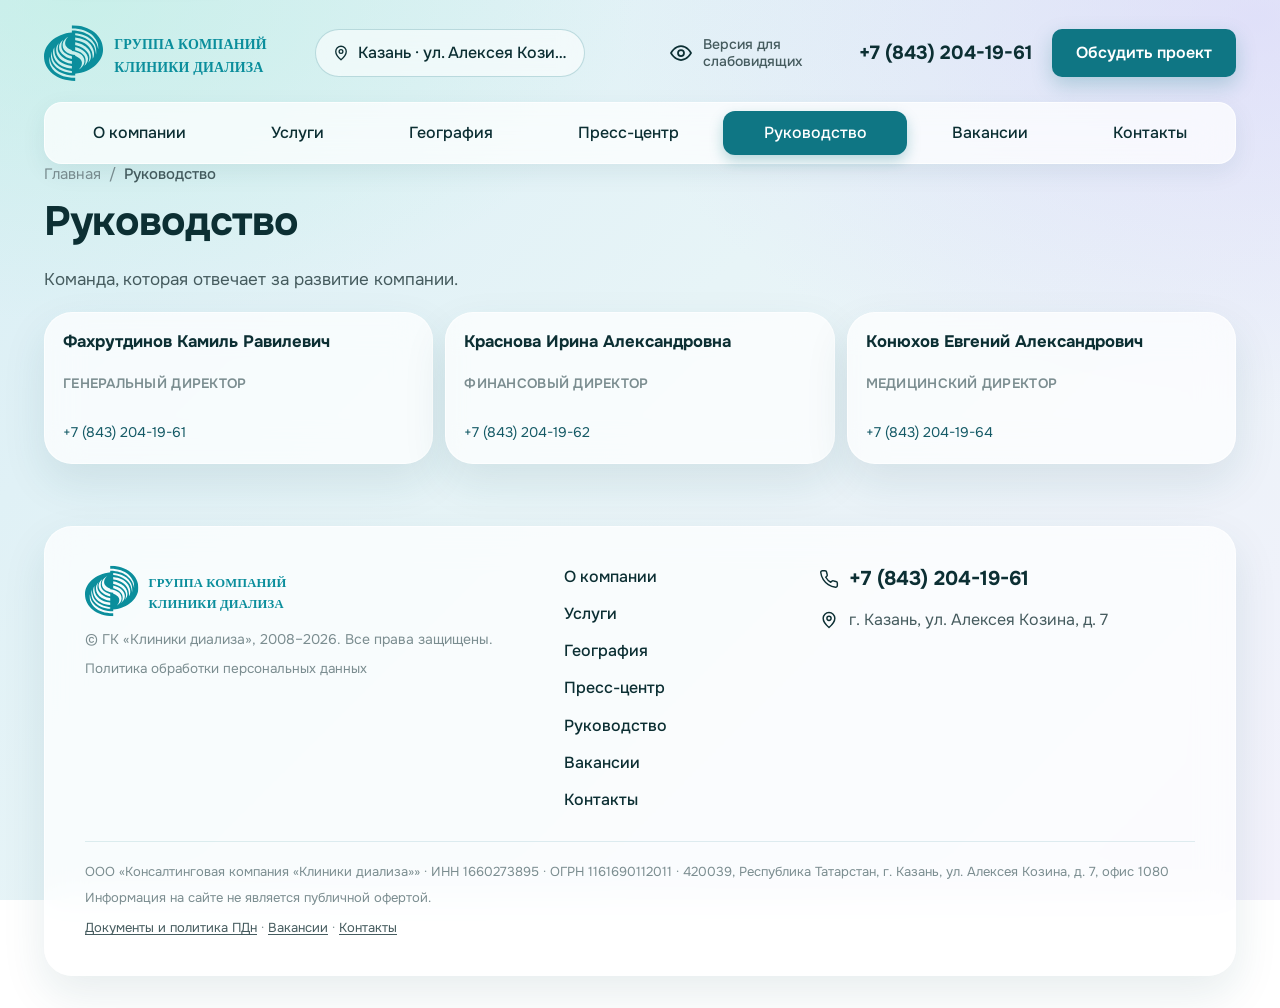
<file: rukovodstvo.html>
<!DOCTYPE html>
<html lang="ru"><head><meta charset="utf-8"><meta name="viewport" content="width=device-width, initial-scale=1"><link rel="preload" as="font" type="font/woff2" href="assets/fonts/onest-cyrillic.woff2" crossorigin><title>Руководство — ГК «Клиники диализа»</title><meta name="description" content="Руководство ГК «Клиники диализа»."><link rel="icon" href="assets/img/favicon.ico"><link rel="stylesheet" href="css/base.css"><link rel="stylesheet" href="css/home.css"><link rel="stylesheet" href="css/inner.css"><link rel="stylesheet" href="css/contacts.css"><link rel="stylesheet" href="css/legal-pages.css"><link rel="stylesheet" href="css/diamedika.css"><link rel="stylesheet" href="css/consulting.css"><link rel="canonical" href="https://karpovai9696-spec.github.io/consulting-site-v2/rukovodstvo.html"><meta name="robots" content="index,follow,max-image-preview:large"><meta property="og:type" content="website"><meta property="og:site_name" content="ГК «Клиники диализа»"><meta property="og:title" content="Руководство — ГК «Клиники диализа»"><meta property="og:description" content="Руководство ГК «Клиники диализа»."><meta property="og:url" content="https://karpovai9696-spec.github.io/consulting-site-v2/rukovodstvo.html"><meta property="og:locale" content="ru_RU"><script type="application/ld+json">{"@context": "https://schema.org", "@type": "Organization", "name": "ГК «Клиники диализа»", "url": "https://karpovai9696-spec.github.io/consulting-site-v2/", "telephone": "+7 (843) 204-19-61", "email": "uk.klinika@mail.ru", "address": {"@type": "PostalAddress", "streetAddress": "420039, Республика Татарстан, г. Казань, ул. Алексея Козина, д. 7, офис 1080", "addressCountry": "RU"}}</script></head><body><a href="#main-content" class="skip-link">Перейти к содержанию</a>  <header class="site-header">
    <div class="container">
      <div class="header-top">
        <a href="index.html" class="brand" aria-label="ГК «Клиники диализа» — на главную"><img src="assets/img/logo.svg" width="900" height="222" alt="ГК «Клиники диализа»" class="brand-logo"></a>
        <a href="kontakty.html" class="city-select"><svg class="icon icon--pin" width="24" height="24" viewBox="0 0 24 24" fill="none" stroke="currentColor" stroke-width="1.75" stroke-linecap="round" stroke-linejoin="round" aria-hidden="true"><path d="M12 21s-7-5.75-7-11a7 7 0 1 1 14 0c0 5.25-7 11-7 11z"></path><circle cx="12" cy="10" r="2.5"></circle></svg><span class="city-select__text">Казань · ул. Алексея Козина, 7</span></a>
        <div class="header-right">
          <button type="button" class="a11y-toggle" aria-pressed="false"><svg class="icon icon--eye" width="24" height="24" viewBox="0 0 24 24" fill="none" stroke="currentColor" stroke-width="1.75" stroke-linecap="round" stroke-linejoin="round" aria-hidden="true"><path d="M2 12s3.6-7 10-7 10 7 10 7-3.6 7-10 7-10-7-10-7Z"></path><circle cx="12" cy="12" r="3"></circle></svg><span class="a11y-toggle__label">Версия для слабовидящих</span></button>
          <a href="tel:+78432041961" class="header-phone">+7 (843) 204-19-61</a>
          <a href="kontakty.html#form" class="btn btn--primary header-cta">Обсудить проект</a>
          <button type="button" class="nav-toggle" aria-expanded="false" aria-controls="main-nav" aria-label="Открыть меню навигации"><svg class="icon icon--menu" width="24" height="24" viewBox="0 0 24 24" fill="none" stroke="currentColor" stroke-width="1.8" stroke-linecap="round" stroke-linejoin="round" aria-hidden="true"><path d="M4 7h16"></path><path d="M4 12h16"></path><path d="M4 17h16"></path></svg><svg class="icon icon--close" width="24" height="24" viewBox="0 0 24 24" fill="none" stroke="currentColor" stroke-width="1.8" stroke-linecap="round" stroke-linejoin="round" aria-hidden="true"><path d="M18 6 6 18"></path><path d="m6 6 12 12"></path></svg></button>
        </div>
      </div>
      <nav class="main-nav" id="main-nav" aria-label="Основная навигация"><ul class="nav-list"><li class="nav-item"><a href="index.html" class="nav-link">О компании</a></li><li class="nav-item"><a href="uslugi.html" class="nav-link">Услуги</a></li><li class="nav-item"><a href="geografiya.html" class="nav-link">География</a></li><li class="nav-item"><a href="press.html" class="nav-link">Пресс-центр</a></li><li class="nav-item"><a href="rukovodstvo.html" class="nav-link is-active">Руководство</a></li><li class="nav-item"><a href="vakansii.html" class="nav-link">Вакансии</a></li><li class="nav-item"><a href="kontakty.html" class="nav-link">Контакты</a></li></ul><div class="mobile-nav-extras"><div class="mobile-city-info"><svg class="icon icon--pin" width="24" height="24" viewBox="0 0 24 24" fill="none" stroke="currentColor" stroke-width="1.75" stroke-linecap="round" stroke-linejoin="round" aria-hidden="true"><path d="M12 21s-7-5.75-7-11a7 7 0 1 1 14 0c0 5.25-7 11-7 11z"></path><circle cx="12" cy="10" r="2.5"></circle></svg><span>Казань · ул. Алексея Козина, 7</span></div><div class="mobile-tools-row"><button type="button" class="a11y-toggle a11y-toggle--mobile" aria-pressed="false"><svg class="icon icon--eye" width="24" height="24" viewBox="0 0 24 24" fill="none" stroke="currentColor" stroke-width="1.75" stroke-linecap="round" stroke-linejoin="round" aria-hidden="true"><path d="M2 12s3.6-7 10-7 10 7 10 7-3.6 7-10 7-10-7-10-7Z"></path><circle cx="12" cy="12" r="3"></circle></svg><span class="a11y-toggle__label">Версия для слабовидящих</span></button></div><a href="kontakty.html#form" class="btn btn--primary mobile-cta">Обсудить проект</a></div></nav>
    </div>
  </header><main id="main-content" class="site-main"><div class="container"><nav class="breadcrumbs" aria-label="Хлебные крошки"><ol class="breadcrumbs__list"><li class="breadcrumbs__item"><a href="index.html" class="breadcrumbs__link">Главная</a></li><li class="breadcrumbs__sep" aria-hidden="true">/</li><li class="breadcrumbs__item"><span class="breadcrumbs__current" aria-current="page">Руководство</span></li></ol></nav><h1 class="page-title">Руководство</h1><p class="page-lead">Команда, которая отвечает за развитие компании.</p><div class="staff-grid"><article class="staff-card glass-card"><h2>Фахрутдинов Камиль Равилевич</h2><p class="staff-card__role">Генеральный директор</p><p><a href="tel:+7 (843) 204-19-61">+7 (843) 204-19-61</a></p></article><article class="staff-card glass-card"><h2>Краснова Ирина Александровна</h2><p class="staff-card__role">Финансовый директор</p><p><a href="tel:+7 (843) 204-19-62">+7 (843) 204-19-62</a></p></article><article class="staff-card glass-card"><h2>Конюхов Евгений Александрович</h2><p class="staff-card__role">Медицинский директор</p><p><a href="tel:+7 (843) 204-19-64">+7 (843) 204-19-64</a></p></article></div></div></main>  <footer class="site-footer"><div class="container"><div class="footer-card glass-card">
    <div class="footer-grid">
      <div class="footer-brand"><a href="index.html" class="footer-logo-link"><img src="assets/img/logo.svg" width="900" height="222" alt="ГК «Клиники диализа»" class="footer-logo"></a><p class="footer-copy">© ГК «Клиники диализа», 2008–2026. Все права защищены.</p><a href="dokumenty.html" class="footer-policy">Политика обработки персональных данных</a></div>
      <nav class="footer-nav" aria-label="Навигация в подвале"><ul class="footer-nav__list"><li><a href="index.html" class="footer-nav__link">О компании</a></li><li><a href="uslugi.html" class="footer-nav__link">Услуги</a></li><li><a href="geografiya.html" class="footer-nav__link">География</a></li><li><a href="press.html" class="footer-nav__link">Пресс-центр</a></li><li><a href="rukovodstvo.html" class="footer-nav__link">Руководство</a></li><li><a href="vakansii.html" class="footer-nav__link">Вакансии</a></li><li><a href="kontakty.html" class="footer-nav__link">Контакты</a></li></ul></nav>
      <div class="footer-contacts"><a href="tel:+78432041961" class="footer-phone"><svg class="icon icon--phone" width="24" height="24" viewBox="0 0 24 24" fill="none" stroke="currentColor" stroke-width="1.75" stroke-linecap="round" stroke-linejoin="round" aria-hidden="true"><path d="M22 16.92v3a2 2 0 0 1-2.18 2 19.79 19.79 0 0 1-8.63-3.07 19.5 19.5 0 0 1-6-6 19.79 19.79 0 0 1-3.07-8.67A2 2 0 0 1 4.11 2h3a2 2 0 0 1 2 1.72 12.84 12.84 0 0 0 .7 2.81 2 2 0 0 1-.45 2.11L8.09 9.91a16 16 0 0 0 6 6l1.27-1.27a2 2 0 0 1 2.11-.45 12.84 12.84 0 0 0 2.81.7A2 2 0 0 1 22 16.92z"></path></svg><span>+7 (843) 204-19-61</span></a><p class="footer-address"><svg class="icon icon--pin" width="24" height="24" viewBox="0 0 24 24" fill="none" stroke="currentColor" stroke-width="1.75" stroke-linecap="round" stroke-linejoin="round" aria-hidden="true"><path d="M12 21s-7-5.75-7-11a7 7 0 1 1 14 0c0 5.25-7 11-7 11z"></path><circle cx="12" cy="10" r="2.5"></circle></svg><span>г. Казань, ул. Алексея Козина, д. 7</span></p></div>
      <div class="footer-emblem"><a href="dokumenty.html" class="footer-emblem__link" aria-label="Документы и реквизиты"><img src="assets/img/logo.svg" width="900" height="222" alt="" class="footer-emblem__img"></a></div>
    </div>
    <div class="footer-legal"><p class="footer-legal__line">ООО «Консалтинговая компания «Клиники диализа»» · ИНН 1660273895 · ОГРН 1161690112011 · 420039, Республика Татарстан, г. Казань, ул. Алексея Козина, д. 7, офис 1080</p><p class="footer-legal__line">Информация на сайте не является публичной офертой.</p><p class="footer-legal__links"><a href="dokumenty.html">Документы и политика ПДн</a> · <a href="vakansii.html">Вакансии</a> · <a href="kontakty.html">Контакты</a></p></div>
  </div></div></footer><script src="js/main.js"></script><script src="js/forms.js"></script></body></html>
</file>
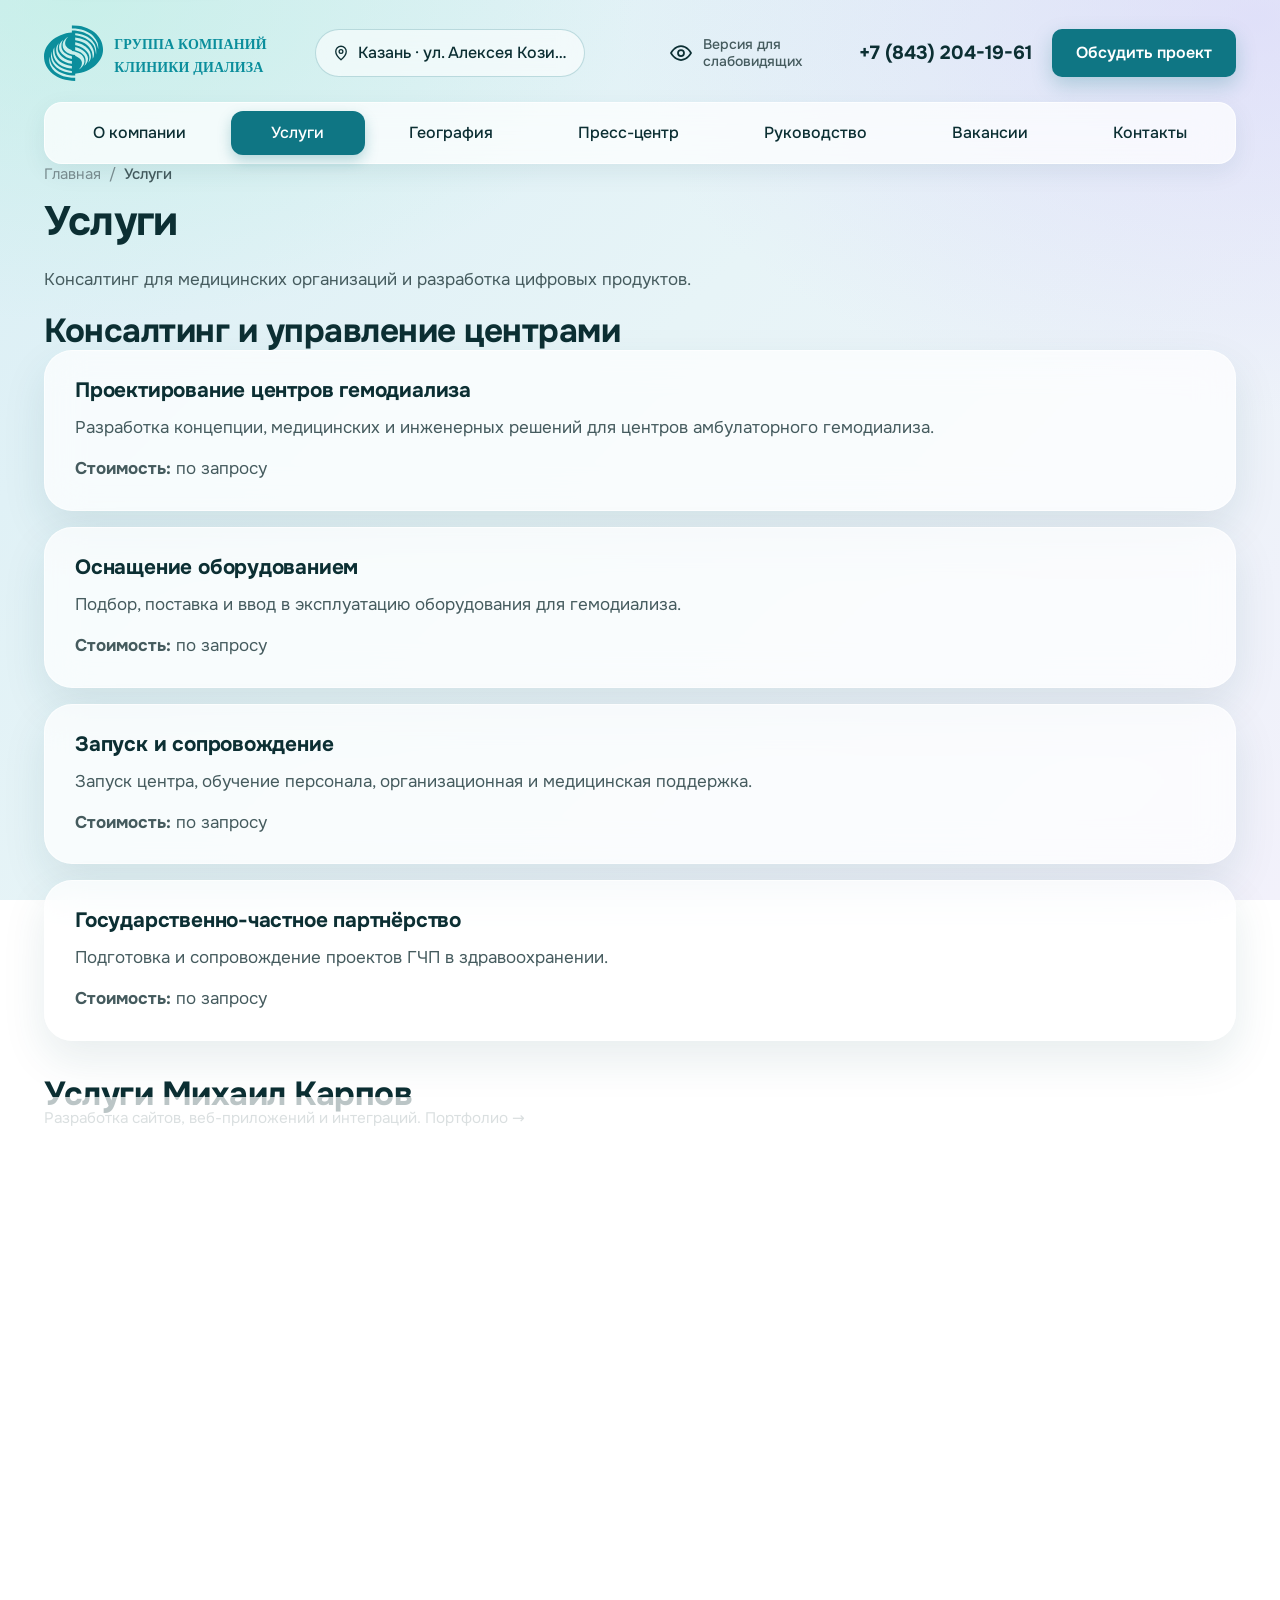
<file: uslugi.html>
<!DOCTYPE html>
<html lang="ru"><head><meta charset="utf-8"><meta name="viewport" content="width=device-width, initial-scale=1"><link rel="preload" as="font" type="font/woff2" href="assets/fonts/onest-cyrillic.woff2" crossorigin><title>Услуги — ГК «Клиники диализа»</title><meta name="description" content="Консалтинг, разработка сайтов, веб-приложений и интеграций."><link rel="icon" href="assets/img/favicon.ico"><link rel="stylesheet" href="css/base.css"><link rel="stylesheet" href="css/home.css"><link rel="stylesheet" href="css/inner.css"><link rel="stylesheet" href="css/contacts.css"><link rel="stylesheet" href="css/legal-pages.css"><link rel="stylesheet" href="css/diamedika.css"><link rel="stylesheet" href="css/consulting.css"><link rel="canonical" href="https://karpovai9696-spec.github.io/consulting-site-v2/uslugi.html"><meta name="robots" content="index,follow,max-image-preview:large"><meta property="og:type" content="website"><meta property="og:site_name" content="ГК «Клиники диализа»"><meta property="og:title" content="Услуги — ГК «Клиники диализа»"><meta property="og:description" content="Консалтинг, разработка сайтов, веб-приложений и интеграций."><meta property="og:url" content="https://karpovai9696-spec.github.io/consulting-site-v2/uslugi.html"><meta property="og:locale" content="ru_RU"><script type="application/ld+json">{"@context": "https://schema.org", "@type": "Organization", "name": "ГК «Клиники диализа»", "url": "https://karpovai9696-spec.github.io/consulting-site-v2/", "telephone": "+7 (843) 204-19-61", "email": "uk.klinika@mail.ru", "address": {"@type": "PostalAddress", "streetAddress": "420039, Республика Татарстан, г. Казань, ул. Алексея Козина, д. 7, офис 1080", "addressCountry": "RU"}}</script></head><body><a href="#main-content" class="skip-link">Перейти к содержанию</a>  <header class="site-header">
    <div class="container">
      <div class="header-top">
        <a href="index.html" class="brand" aria-label="ГК «Клиники диализа» — на главную"><img src="assets/img/logo.svg" width="900" height="222" alt="ГК «Клиники диализа»" class="brand-logo"></a>
        <a href="kontakty.html" class="city-select"><svg class="icon icon--pin" width="24" height="24" viewBox="0 0 24 24" fill="none" stroke="currentColor" stroke-width="1.75" stroke-linecap="round" stroke-linejoin="round" aria-hidden="true"><path d="M12 21s-7-5.75-7-11a7 7 0 1 1 14 0c0 5.25-7 11-7 11z"></path><circle cx="12" cy="10" r="2.5"></circle></svg><span class="city-select__text">Казань · ул. Алексея Козина, 7</span></a>
        <div class="header-right">
          <button type="button" class="a11y-toggle" aria-pressed="false"><svg class="icon icon--eye" width="24" height="24" viewBox="0 0 24 24" fill="none" stroke="currentColor" stroke-width="1.75" stroke-linecap="round" stroke-linejoin="round" aria-hidden="true"><path d="M2 12s3.6-7 10-7 10 7 10 7-3.6 7-10 7-10-7-10-7Z"></path><circle cx="12" cy="12" r="3"></circle></svg><span class="a11y-toggle__label">Версия для слабовидящих</span></button>
          <a href="tel:+78432041961" class="header-phone">+7 (843) 204-19-61</a>
          <a href="kontakty.html#form" class="btn btn--primary header-cta">Обсудить проект</a>
          <button type="button" class="nav-toggle" aria-expanded="false" aria-controls="main-nav" aria-label="Открыть меню навигации"><svg class="icon icon--menu" width="24" height="24" viewBox="0 0 24 24" fill="none" stroke="currentColor" stroke-width="1.8" stroke-linecap="round" stroke-linejoin="round" aria-hidden="true"><path d="M4 7h16"></path><path d="M4 12h16"></path><path d="M4 17h16"></path></svg><svg class="icon icon--close" width="24" height="24" viewBox="0 0 24 24" fill="none" stroke="currentColor" stroke-width="1.8" stroke-linecap="round" stroke-linejoin="round" aria-hidden="true"><path d="M18 6 6 18"></path><path d="m6 6 12 12"></path></svg></button>
        </div>
      </div>
      <nav class="main-nav" id="main-nav" aria-label="Основная навигация"><ul class="nav-list"><li class="nav-item"><a href="index.html" class="nav-link">О компании</a></li><li class="nav-item"><a href="uslugi.html" class="nav-link is-active">Услуги</a></li><li class="nav-item"><a href="geografiya.html" class="nav-link">География</a></li><li class="nav-item"><a href="press.html" class="nav-link">Пресс-центр</a></li><li class="nav-item"><a href="rukovodstvo.html" class="nav-link">Руководство</a></li><li class="nav-item"><a href="vakansii.html" class="nav-link">Вакансии</a></li><li class="nav-item"><a href="kontakty.html" class="nav-link">Контакты</a></li></ul><div class="mobile-nav-extras"><div class="mobile-city-info"><svg class="icon icon--pin" width="24" height="24" viewBox="0 0 24 24" fill="none" stroke="currentColor" stroke-width="1.75" stroke-linecap="round" stroke-linejoin="round" aria-hidden="true"><path d="M12 21s-7-5.75-7-11a7 7 0 1 1 14 0c0 5.25-7 11-7 11z"></path><circle cx="12" cy="10" r="2.5"></circle></svg><span>Казань · ул. Алексея Козина, 7</span></div><div class="mobile-tools-row"><button type="button" class="a11y-toggle a11y-toggle--mobile" aria-pressed="false"><svg class="icon icon--eye" width="24" height="24" viewBox="0 0 24 24" fill="none" stroke="currentColor" stroke-width="1.75" stroke-linecap="round" stroke-linejoin="round" aria-hidden="true"><path d="M2 12s3.6-7 10-7 10 7 10 7-3.6 7-10 7-10-7-10-7Z"></path><circle cx="12" cy="12" r="3"></circle></svg><span class="a11y-toggle__label">Версия для слабовидящих</span></button></div><a href="kontakty.html#form" class="btn btn--primary mobile-cta">Обсудить проект</a></div></nav>
    </div>
  </header><main id="main-content" class="site-main"><div class="container"><nav class="breadcrumbs" aria-label="Хлебные крошки"><ol class="breadcrumbs__list"><li class="breadcrumbs__item"><a href="index.html" class="breadcrumbs__link">Главная</a></li><li class="breadcrumbs__sep" aria-hidden="true">/</li><li class="breadcrumbs__item"><span class="breadcrumbs__current" aria-current="page">Услуги</span></li></ol></nav><h1 class="page-title">Услуги</h1><p class="page-lead">Консалтинг для медицинских организаций и разработка цифровых продуктов.</p><h2 class="section-title">Консалтинг и управление центрами</h2><div class="content-stack"><section class="content-card glass-card"><h2 class="content-card__title">Проектирование центров гемодиализа</h2><p>Разработка концепции, медицинских и инженерных решений для центров амбулаторного гемодиализа.</p><p><strong>Стоимость:</strong> по запросу</p></section><section class="content-card glass-card"><h2 class="content-card__title">Оснащение оборудованием</h2><p>Подбор, поставка и ввод в эксплуатацию оборудования для гемодиализа.</p><p><strong>Стоимость:</strong> по запросу</p></section><section class="content-card glass-card"><h2 class="content-card__title">Запуск и сопровождение</h2><p>Запуск центра, обучение персонала, организационная и медицинская поддержка.</p><p><strong>Стоимость:</strong> по запросу</p></section><section class="content-card glass-card"><h2 class="content-card__title">Государственно-частное партнёрство</h2><p>Подготовка и сопровождение проектов ГЧП в здравоохранении.</p><p><strong>Стоимость:</strong> по запросу</p></section></div><h2 class="section-title section-title--spaced" id="developer">Услуги Михаил Карпов</h2><p class="section-sub">Разработка сайтов, веб-приложений и интеграций. <a href="https://karpovai9696-spec.github.io/portfolio-website/" target="_blank" rel="noopener noreferrer">Портфолио →</a></p><div class="content-stack"><section class="content-card glass-card"><h2 class="content-card__title">Лендинги и сайты-визитки</h2><p>Делаю лендинги и сайты-визитки под запуск услуги, продукта или личного бренда. Продумываю структуру и прототип, собираю адаптивную страницу, подключаю формы заявок, аналитику и базовую SEO-разметку. На выходе — готовый сайт, который можно показывать клиентам и запускать рекламу.</p></section><section class="content-card glass-card"><h2 class="content-card__title">Веб-приложения (SPA)</h2><p>Проектирую и разрабатываю SPA на Vue 3 или React: архитектура, роутинг, управление состоянием, авторизация, роли, личный кабинет, таблицы, фильтры и работа с REST/GraphQL. Пишу на TypeScript, оставляю понятную документацию и передаю код, который можно развивать.</p></section><section class="content-card glass-card"><h2 class="content-card__title">Интернет-магазины</h2><p>Собираю интернет-магазин с каталогом, поиском, карточками товаров, корзиной, оформлением заказа, промокодами и доставкой. Подключаю оплату, уведомления, статусы заказов и удобную админку для управления ассортиментом.</p></section><section class="content-card glass-card"><h2 class="content-card__title">Доработка и поддержка проектов</h2><p>Беру в работу существующий сайт или приложение: провожу аудит кода, нахожу причины ошибок, исправляю баги, обновляю зависимости и добавляю новые функции. Могу взять проект на регулярную поддержку и вести документацию.</p></section><section class="content-card glass-card"><h2 class="content-card__title">Адаптивная вёрстка</h2><p>Верстаю по макетам Figma с точностью до пикселя: мобильные, планшетные и десктопные состояния, семантика, доступность, аккуратные hover/focus-состояния. Проверяю в современных браузерах и на реальных экранах.</p></section><section class="content-card glass-card"><h2 class="content-card__title">Интеграция с API / CRM</h2><p>Подключаю к сайту платежи, CRM, карты, доставку, уведомления и внутренние API. Настраиваю REST/GraphQL, авторизацию по токенам, webhooks, ретраи и логирование ошибок, чтобы обмен данными работал автоматически.</p></section><section class="content-card glass-card"><h2 class="content-card__title">SEO-оптимизация</h2><p>Провожу технический SEO-аудит: индексация, ошибки, meta-теги, Open Graph, JSON-LD, sitemap, robots.txt и внутренняя перелинковка. Оптимизирую Core Web Vitals и скорость загрузки, чтобы поисковики корректно понимали страницы.</p></section></div></div></main>  <footer class="site-footer"><div class="container"><div class="footer-card glass-card">
    <div class="footer-grid">
      <div class="footer-brand"><a href="index.html" class="footer-logo-link"><img src="assets/img/logo.svg" width="900" height="222" alt="ГК «Клиники диализа»" class="footer-logo"></a><p class="footer-copy">© ГК «Клиники диализа», 2008–2026. Все права защищены.</p><a href="dokumenty.html" class="footer-policy">Политика обработки персональных данных</a></div>
      <nav class="footer-nav" aria-label="Навигация в подвале"><ul class="footer-nav__list"><li><a href="index.html" class="footer-nav__link">О компании</a></li><li><a href="uslugi.html" class="footer-nav__link">Услуги</a></li><li><a href="geografiya.html" class="footer-nav__link">География</a></li><li><a href="press.html" class="footer-nav__link">Пресс-центр</a></li><li><a href="rukovodstvo.html" class="footer-nav__link">Руководство</a></li><li><a href="vakansii.html" class="footer-nav__link">Вакансии</a></li><li><a href="kontakty.html" class="footer-nav__link">Контакты</a></li></ul></nav>
      <div class="footer-contacts"><a href="tel:+78432041961" class="footer-phone"><svg class="icon icon--phone" width="24" height="24" viewBox="0 0 24 24" fill="none" stroke="currentColor" stroke-width="1.75" stroke-linecap="round" stroke-linejoin="round" aria-hidden="true"><path d="M22 16.92v3a2 2 0 0 1-2.18 2 19.79 19.79 0 0 1-8.63-3.07 19.5 19.5 0 0 1-6-6 19.79 19.79 0 0 1-3.07-8.67A2 2 0 0 1 4.11 2h3a2 2 0 0 1 2 1.72 12.84 12.84 0 0 0 .7 2.81 2 2 0 0 1-.45 2.11L8.09 9.91a16 16 0 0 0 6 6l1.27-1.27a2 2 0 0 1 2.11-.45 12.84 12.84 0 0 0 2.81.7A2 2 0 0 1 22 16.92z"></path></svg><span>+7 (843) 204-19-61</span></a><p class="footer-address"><svg class="icon icon--pin" width="24" height="24" viewBox="0 0 24 24" fill="none" stroke="currentColor" stroke-width="1.75" stroke-linecap="round" stroke-linejoin="round" aria-hidden="true"><path d="M12 21s-7-5.75-7-11a7 7 0 1 1 14 0c0 5.25-7 11-7 11z"></path><circle cx="12" cy="10" r="2.5"></circle></svg><span>г. Казань, ул. Алексея Козина, д. 7</span></p></div>
      <div class="footer-emblem"><a href="dokumenty.html" class="footer-emblem__link" aria-label="Документы и реквизиты"><img src="assets/img/logo.svg" width="900" height="222" alt="" class="footer-emblem__img"></a></div>
    </div>
    <div class="footer-legal"><p class="footer-legal__line">ООО «Консалтинговая компания «Клиники диализа»» · ИНН 1660273895 · ОГРН 1161690112011 · 420039, Республика Татарстан, г. Казань, ул. Алексея Козина, д. 7, офис 1080</p><p class="footer-legal__line">Информация на сайте не является публичной офертой.</p><p class="footer-legal__links"><a href="dokumenty.html">Документы и политика ПДн</a> · <a href="vakansii.html">Вакансии</a> · <a href="kontakty.html">Контакты</a></p></div>
  </div></div></footer><script src="js/main.js"></script><script src="js/forms.js"></script></body></html>
</file>
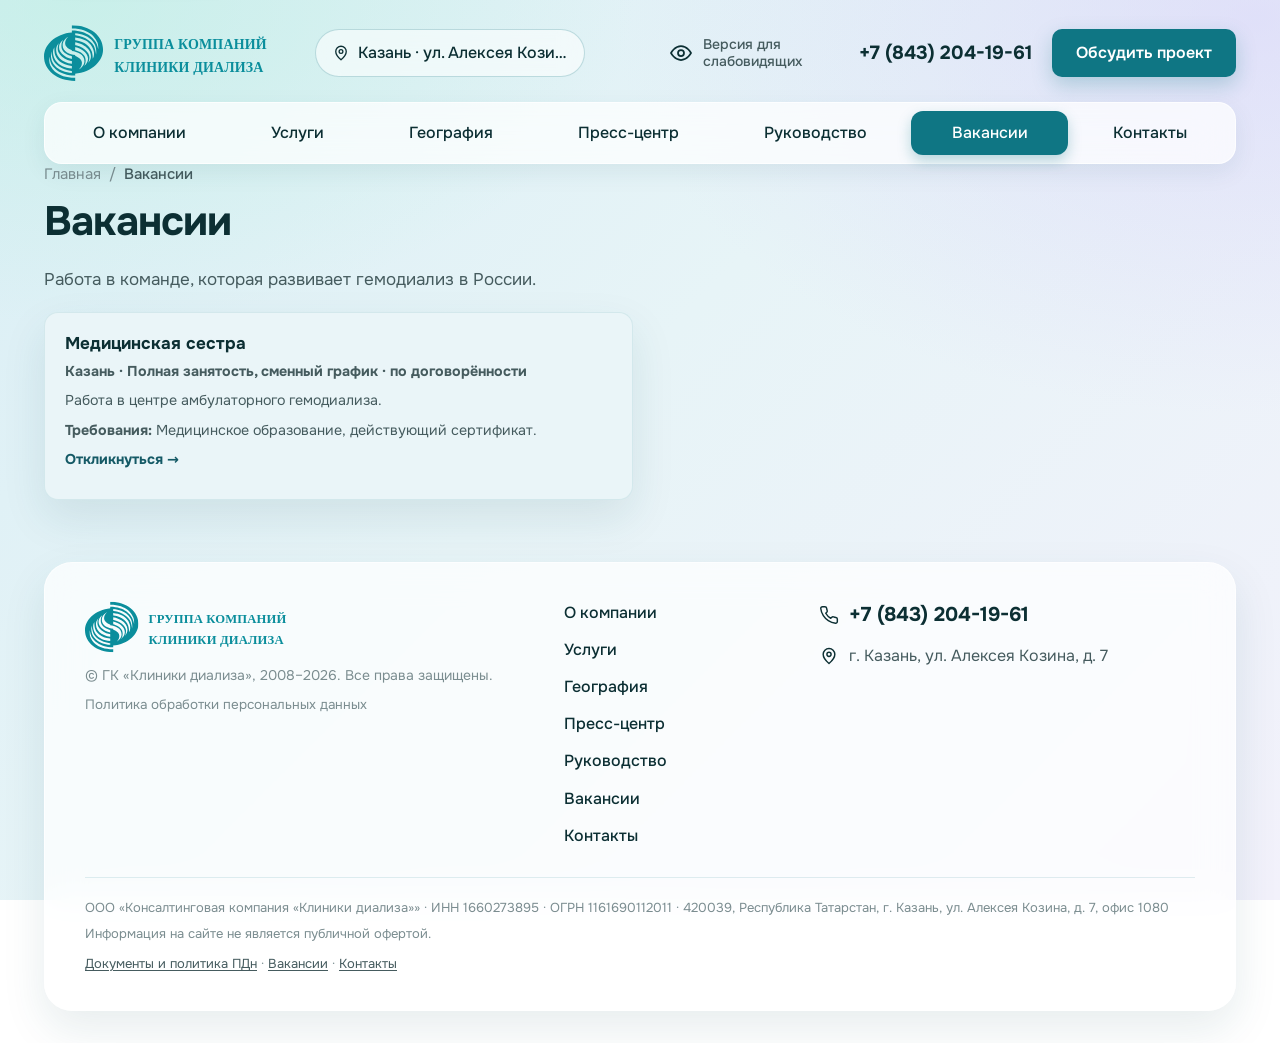
<file: vakansii.html>
<!DOCTYPE html>
<html lang="ru"><head><meta charset="utf-8"><meta name="viewport" content="width=device-width, initial-scale=1"><link rel="preload" as="font" type="font/woff2" href="assets/fonts/onest-cyrillic.woff2" crossorigin><title>Вакансии — ГК «Клиники диализа»</title><meta name="description" content="Вакансии ГК «Клиники диализа»."><link rel="icon" href="assets/img/favicon.ico"><link rel="stylesheet" href="css/base.css"><link rel="stylesheet" href="css/home.css"><link rel="stylesheet" href="css/inner.css"><link rel="stylesheet" href="css/contacts.css"><link rel="stylesheet" href="css/legal-pages.css"><link rel="stylesheet" href="css/diamedika.css"><link rel="stylesheet" href="css/consulting.css"><link rel="canonical" href="https://karpovai9696-spec.github.io/consulting-site-v2/vakansii.html"><meta name="robots" content="index,follow,max-image-preview:large"><meta property="og:type" content="website"><meta property="og:site_name" content="ГК «Клиники диализа»"><meta property="og:title" content="Вакансии — ГК «Клиники диализа»"><meta property="og:description" content="Вакансии ГК «Клиники диализа»."><meta property="og:url" content="https://karpovai9696-spec.github.io/consulting-site-v2/vakansii.html"><meta property="og:locale" content="ru_RU"><script type="application/ld+json">{"@context": "https://schema.org", "@type": "Organization", "name": "ГК «Клиники диализа»", "url": "https://karpovai9696-spec.github.io/consulting-site-v2/", "telephone": "+7 (843) 204-19-61", "email": "uk.klinika@mail.ru", "address": {"@type": "PostalAddress", "streetAddress": "420039, Республика Татарстан, г. Казань, ул. Алексея Козина, д. 7, офис 1080", "addressCountry": "RU"}}</script></head><body><a href="#main-content" class="skip-link">Перейти к содержанию</a>  <header class="site-header">
    <div class="container">
      <div class="header-top">
        <a href="index.html" class="brand" aria-label="ГК «Клиники диализа» — на главную"><img src="assets/img/logo.svg" width="900" height="222" alt="ГК «Клиники диализа»" class="brand-logo"></a>
        <a href="kontakty.html" class="city-select"><svg class="icon icon--pin" width="24" height="24" viewBox="0 0 24 24" fill="none" stroke="currentColor" stroke-width="1.75" stroke-linecap="round" stroke-linejoin="round" aria-hidden="true"><path d="M12 21s-7-5.75-7-11a7 7 0 1 1 14 0c0 5.25-7 11-7 11z"></path><circle cx="12" cy="10" r="2.5"></circle></svg><span class="city-select__text">Казань · ул. Алексея Козина, 7</span></a>
        <div class="header-right">
          <button type="button" class="a11y-toggle" aria-pressed="false"><svg class="icon icon--eye" width="24" height="24" viewBox="0 0 24 24" fill="none" stroke="currentColor" stroke-width="1.75" stroke-linecap="round" stroke-linejoin="round" aria-hidden="true"><path d="M2 12s3.6-7 10-7 10 7 10 7-3.6 7-10 7-10-7-10-7Z"></path><circle cx="12" cy="12" r="3"></circle></svg><span class="a11y-toggle__label">Версия для слабовидящих</span></button>
          <a href="tel:+78432041961" class="header-phone">+7 (843) 204-19-61</a>
          <a href="kontakty.html#form" class="btn btn--primary header-cta">Обсудить проект</a>
          <button type="button" class="nav-toggle" aria-expanded="false" aria-controls="main-nav" aria-label="Открыть меню навигации"><svg class="icon icon--menu" width="24" height="24" viewBox="0 0 24 24" fill="none" stroke="currentColor" stroke-width="1.8" stroke-linecap="round" stroke-linejoin="round" aria-hidden="true"><path d="M4 7h16"></path><path d="M4 12h16"></path><path d="M4 17h16"></path></svg><svg class="icon icon--close" width="24" height="24" viewBox="0 0 24 24" fill="none" stroke="currentColor" stroke-width="1.8" stroke-linecap="round" stroke-linejoin="round" aria-hidden="true"><path d="M18 6 6 18"></path><path d="m6 6 12 12"></path></svg></button>
        </div>
      </div>
      <nav class="main-nav" id="main-nav" aria-label="Основная навигация"><ul class="nav-list"><li class="nav-item"><a href="index.html" class="nav-link">О компании</a></li><li class="nav-item"><a href="uslugi.html" class="nav-link">Услуги</a></li><li class="nav-item"><a href="geografiya.html" class="nav-link">География</a></li><li class="nav-item"><a href="press.html" class="nav-link">Пресс-центр</a></li><li class="nav-item"><a href="rukovodstvo.html" class="nav-link">Руководство</a></li><li class="nav-item"><a href="vakansii.html" class="nav-link is-active">Вакансии</a></li><li class="nav-item"><a href="kontakty.html" class="nav-link">Контакты</a></li></ul><div class="mobile-nav-extras"><div class="mobile-city-info"><svg class="icon icon--pin" width="24" height="24" viewBox="0 0 24 24" fill="none" stroke="currentColor" stroke-width="1.75" stroke-linecap="round" stroke-linejoin="round" aria-hidden="true"><path d="M12 21s-7-5.75-7-11a7 7 0 1 1 14 0c0 5.25-7 11-7 11z"></path><circle cx="12" cy="10" r="2.5"></circle></svg><span>Казань · ул. Алексея Козина, 7</span></div><div class="mobile-tools-row"><button type="button" class="a11y-toggle a11y-toggle--mobile" aria-pressed="false"><svg class="icon icon--eye" width="24" height="24" viewBox="0 0 24 24" fill="none" stroke="currentColor" stroke-width="1.75" stroke-linecap="round" stroke-linejoin="round" aria-hidden="true"><path d="M2 12s3.6-7 10-7 10 7 10 7-3.6 7-10 7-10-7-10-7Z"></path><circle cx="12" cy="12" r="3"></circle></svg><span class="a11y-toggle__label">Версия для слабовидящих</span></button></div><a href="kontakty.html#form" class="btn btn--primary mobile-cta">Обсудить проект</a></div></nav>
    </div>
  </header><main id="main-content" class="site-main"><div class="container"><nav class="breadcrumbs" aria-label="Хлебные крошки"><ol class="breadcrumbs__list"><li class="breadcrumbs__item"><a href="index.html" class="breadcrumbs__link">Главная</a></li><li class="breadcrumbs__sep" aria-hidden="true">/</li><li class="breadcrumbs__item"><span class="breadcrumbs__current" aria-current="page">Вакансии</span></li></ol></nav><h1 class="page-title">Вакансии</h1><p class="page-lead">Работа в команде, которая развивает гемодиализ в России.</p><div class="vacancy-grid"><article class="vacancy-card glass-card"><h2>Медицинская сестра</h2><p class="vacancy-card__meta">Казань · Полная занятость, сменный график · по договорённости</p><p>Работа в центре амбулаторного гемодиализа.</p><p><strong>Требования:</strong> Медицинское образование, действующий сертификат.</p><p><a href="mailto:uk.klinika@mail.ru">Откликнуться →</a></p></article></div></div></main>  <footer class="site-footer"><div class="container"><div class="footer-card glass-card">
    <div class="footer-grid">
      <div class="footer-brand"><a href="index.html" class="footer-logo-link"><img src="assets/img/logo.svg" width="900" height="222" alt="ГК «Клиники диализа»" class="footer-logo"></a><p class="footer-copy">© ГК «Клиники диализа», 2008–2026. Все права защищены.</p><a href="dokumenty.html" class="footer-policy">Политика обработки персональных данных</a></div>
      <nav class="footer-nav" aria-label="Навигация в подвале"><ul class="footer-nav__list"><li><a href="index.html" class="footer-nav__link">О компании</a></li><li><a href="uslugi.html" class="footer-nav__link">Услуги</a></li><li><a href="geografiya.html" class="footer-nav__link">География</a></li><li><a href="press.html" class="footer-nav__link">Пресс-центр</a></li><li><a href="rukovodstvo.html" class="footer-nav__link">Руководство</a></li><li><a href="vakansii.html" class="footer-nav__link">Вакансии</a></li><li><a href="kontakty.html" class="footer-nav__link">Контакты</a></li></ul></nav>
      <div class="footer-contacts"><a href="tel:+78432041961" class="footer-phone"><svg class="icon icon--phone" width="24" height="24" viewBox="0 0 24 24" fill="none" stroke="currentColor" stroke-width="1.75" stroke-linecap="round" stroke-linejoin="round" aria-hidden="true"><path d="M22 16.92v3a2 2 0 0 1-2.18 2 19.79 19.79 0 0 1-8.63-3.07 19.5 19.5 0 0 1-6-6 19.79 19.79 0 0 1-3.07-8.67A2 2 0 0 1 4.11 2h3a2 2 0 0 1 2 1.72 12.84 12.84 0 0 0 .7 2.81 2 2 0 0 1-.45 2.11L8.09 9.91a16 16 0 0 0 6 6l1.27-1.27a2 2 0 0 1 2.11-.45 12.84 12.84 0 0 0 2.81.7A2 2 0 0 1 22 16.92z"></path></svg><span>+7 (843) 204-19-61</span></a><p class="footer-address"><svg class="icon icon--pin" width="24" height="24" viewBox="0 0 24 24" fill="none" stroke="currentColor" stroke-width="1.75" stroke-linecap="round" stroke-linejoin="round" aria-hidden="true"><path d="M12 21s-7-5.75-7-11a7 7 0 1 1 14 0c0 5.25-7 11-7 11z"></path><circle cx="12" cy="10" r="2.5"></circle></svg><span>г. Казань, ул. Алексея Козина, д. 7</span></p></div>
      <div class="footer-emblem"><a href="dokumenty.html" class="footer-emblem__link" aria-label="Документы и реквизиты"><img src="assets/img/logo.svg" width="900" height="222" alt="" class="footer-emblem__img"></a></div>
    </div>
    <div class="footer-legal"><p class="footer-legal__line">ООО «Консалтинговая компания «Клиники диализа»» · ИНН 1660273895 · ОГРН 1161690112011 · 420039, Республика Татарстан, г. Казань, ул. Алексея Козина, д. 7, офис 1080</p><p class="footer-legal__line">Информация на сайте не является публичной офертой.</p><p class="footer-legal__links"><a href="dokumenty.html">Документы и политика ПДн</a> · <a href="vakansii.html">Вакансии</a> · <a href="kontakty.html">Контакты</a></p></div>
  </div></div></footer><script src="js/main.js"></script><script src="js/forms.js"></script></body></html>
</file>
<file: css/base.css>
/* ===== FONTS (LOCAL) ===== */
@font-face{font-family:'Onest';font-style:normal;font-weight:400 700;font-display:swap;src:url('../assets/fonts/onest-cyrillic.woff2') format('woff2');unicode-range:U+0301,U+0400-045F,U+0490-0491,U+04B0-04B1,U+2116;}
@font-face{font-family:'Onest';font-style:normal;font-weight:400 700;font-display:swap;src:url('../assets/fonts/onest-latin.woff2') format('woff2');unicode-range:U+0000-00FF,U+0131,U+0152-0153,U+02BB-02BC,U+02C6,U+02DA,U+02DC,U+0304,U+0308,U+0329,U+2000-206F,U+20AC,U+2122,U+2191,U+2193,U+2212,U+2215,U+FEFF,U+FFFD;}

/* ===== DESIGN TOKENS ===== */
:root {
  --font: 'Onest', system-ui, -apple-system, 'Segoe UI', Roboto, Arial, sans-serif;
  --ink: #0c2f33;
  --text: #455b5e;
  --muted: #7b8d90;
  --teal-800: #155a66;
  --teal-700: #0f7684;
  --teal-600: #0b8e9c;
  --teal-100: #d9eef3;
  --teal-050: #eaf5f8;
  --green-100: #b9f5c9;
  --green-700: #1d6b36;
  --green-dot: #28a44d;
  --card: rgba(255, 255, 255, 0.72);
  --card-strong: rgba(255, 255, 255, 0.90);
  --border: rgba(15, 118, 132, 0.10);
  --shadow-sm: 0 8px 24px rgba(15, 80, 88, 0.08);
  --shadow-md: 0 18px 44px rgba(15, 80, 88, 0.10);
  --shadow-lg: 0 30px 70px rgba(15, 80, 88, 0.14);
  --r-xs: 10px;
  --r-sm: 14px;
  --r-md: 20px;
  --r-lg: 28px;
  --r-pill: 999px;
  --container: 1240px;
  --pad: 24px;
}

/* ===== RESET & BASE ===== */
*,
*::before,
*::after {
  box-sizing: border-box;
}

html {
  font-size: 17px;
  -webkit-text-size-adjust: 100%;
  scroll-behavior: smooth;
}

body {
  margin: 0;
  min-height: 100vh;
  display: flex;
  flex-direction: column;
  font-family: var(--font);
  font-size: 1rem;
  font-weight: 400;
  line-height: 1.6;
  color: var(--text);
  background:
    radial-gradient(900px 520px at 6% 0%, rgba(186, 240, 224, 0.55), transparent 62%),
    radial-gradient(1000px 620px at 98% 2%, rgba(214, 205, 250, 0.50), transparent 64%),
    linear-gradient(135deg, #d9eef5 0%, #e7f4f7 46%, #f2f1fb 100%);
  background-attachment: fixed;
}

::selection {
  background-color: var(--teal-100);
  color: var(--ink);
}

img,
svg {
  display: block;
  max-width: 100%;
}

img {
  height: auto;
}

h1,
h2,
h3,
h4,
p,
ul,
ol {
  margin: 0;
}

ul,
ol {
  padding: 0;
  list-style: none;
}

a {
  color: inherit;
  text-decoration: none;
  transition: color 0.18s ease, background-color 0.18s ease, border-color 0.18s ease, box-shadow 0.18s ease;
}

button,
input,
textarea,
select {
  font: inherit;
  color: inherit;
}

button {
  cursor: pointer;
  background: none;
  border: none;
  padding: 0;
}

:focus-visible {
  outline: 2px solid var(--teal-700);
  outline-offset: 3px;
}

[hidden] {
  display: none;
}

/* ===== TYPOGRAPHY & UTILITIES ===== */
h1,
h2,
h3,
h4 {
  color: var(--ink);
}

.section-title {
  font-size: clamp(1.529rem, 2.6vw, 2.118rem);
  font-weight: 700;
  line-height: 1.15;
  letter-spacing: -0.015em;
  color: var(--ink);
}

.container {
  width: 100%;
  max-width: var(--container);
  margin: 0 auto;
  padding: 0 var(--pad);
}

.site-main {
  flex: 1 0 auto;
}

.skip-link {
  position: absolute;
  top: -100px;
  left: var(--pad);
  z-index: 1000;
  padding: 10px 18px;
  background-color: var(--teal-800);
  color: #ffffff;
  font-size: 0.941rem;
  font-weight: 600;
  border-radius: var(--r-xs);
  box-shadow: var(--shadow-md);
  transition: top 0.18s ease;
}

.skip-link:focus {
  top: 12px;
  outline: 2px solid #ffffff;
  outline-offset: 2px;
}

.glass-card {
  background: var(--card);
  backdrop-filter: blur(18px);
  -webkit-backdrop-filter: blur(18px);
  border: 1px solid rgba(255, 255, 255, 0.65);
  border-radius: var(--r-lg);
  box-shadow: var(--shadow-md);
}

.icon {
  flex-shrink: 0;
}

/* ===== SHARED UTILITIES & STATUS ===== */
.sr-only {
  position: absolute;
  width: 1px;
  height: 1px;
  padding: 0;
  margin: -1px;
  overflow: hidden;
  clip: rect(0, 0, 0, 0);
  white-space: nowrap;
  border: 0;
}

.status {
  margin-top: 10px;
  display: inline-flex;
  align-items: center;
  gap: 8px;
  padding: 5px 12px;
  border-radius: var(--r-pill);
  background-color: #d9f7dd;
  color: #256b34;
  font-size: 0.824rem;
  font-weight: 600;
  line-height: 1.2;
}

.status__dot {
  width: 8px;
  height: 8px;
  border-radius: 50%;
  background-color: var(--green-dot);
  flex-shrink: 0;
}

.status.is-closed {
  background-color: #e4eaec;
  color: #526366;
}

.status.is-closed .status__dot {
  background-color: #8c9ea1;
}

/* ===== BUTTONS ===== */
.btn {
  display: inline-flex;
  align-items: center;
  justify-content: center;
  gap: 10px;
  font-size: 0.941rem;
  font-weight: 600;
  line-height: 1.2;
  border-radius: var(--r-xs);
  text-align: center;
  white-space: nowrap;
  transition: background-color 0.18s ease, color 0.18s ease, box-shadow 0.18s ease, transform 0.15s ease;
}

.btn--primary {
  height: 48px;
  padding: 0 24px;
  background-color: var(--teal-700);
  color: #ffffff;
  border-radius: var(--r-xs);
  box-shadow: 0 8px 20px rgba(15, 118, 132, 0.25);
}

.btn--primary:hover {
  background-color: var(--teal-800);
}

.btn--dark {
  height: 56px;
  padding: 0 28px;
  background-color: var(--teal-800);
  color: #ffffff;
  font-size: 1rem;
  font-weight: 600;
  border-radius: 12px;
  box-shadow: 0 10px 24px rgba(21, 90, 102, 0.24);
}

.btn--dark:hover {
  background-color: var(--ink);
}

.btn--pale {
  height: 48px;
  padding: 0 22px;
  background-color: var(--teal-100);
  color: var(--ink);
  font-size: 0.941rem;
  font-weight: 500;
  border-radius: var(--r-pill);
}

.btn--pale:hover {
  background-color: #c5e5ed;
}

/* ===== HEADER ===== */
.site-header {
  padding-top: 22px;
  position: relative;
  z-index: 100;
}

.header-top {
  display: flex;
  align-items: center;
  gap: 20px;
  margin-bottom: 18px;
}

.brand {
  display: inline-flex;
  align-items: center;
  flex-shrink: 0;
  border-radius: var(--r-xs);
}

.brand-logo {
  height: 46px;
  width: auto;
}

/* City Switcher */
.city-switcher {
  position: relative;
  flex-shrink: 0;
}

.city-select {
  display: inline-flex;
  align-items: center;
  gap: 8px;
  height: 48px;
  padding: 0 16px;
  background: rgba(255, 255, 255, 0.58);
  backdrop-filter: blur(12px);
  -webkit-backdrop-filter: blur(12px);
  border: 1px solid rgba(15, 118, 132, 0.24);
  border-radius: var(--r-pill);
  color: var(--ink);
  font-size: 0.941rem;
  font-weight: 500;
  transition: background-color 0.18s ease, border-color 0.18s ease, box-shadow 0.18s ease;
}

.city-select:hover {
  background: rgba(255, 255, 255, 0.85);
  border-color: var(--teal-700);
}

.city-select .icon--pin {
  width: 18px;
  height: 18px;
  color: var(--ink);
}

.city-select .icon--chevron {
  width: 18px;
  height: 18px;
  color: var(--text);
  transition: transform 0.2s ease;
}

.city-select[aria-expanded="true"] .icon--chevron {
  transform: rotate(180deg);
}

.city-menu {
  position: absolute;
  top: calc(100% + 8px);
  left: 0;
  width: 310px;
  padding: 8px;
  background: var(--card-strong);
  backdrop-filter: blur(20px);
  -webkit-backdrop-filter: blur(20px);
  border: 1px solid rgba(255, 255, 255, 0.8);
  border-radius: var(--r-md);
  box-shadow: var(--shadow-md);
  z-index: 120;
}

.city-menu__item + .city-menu__item {
  margin-top: 4px;
}

.city-menu__option {
  width: 100%;
  display: flex;
  align-items: center;
  justify-content: space-between;
  gap: 12px;
  padding: 10px 12px;
  border-radius: 12px;
  text-align: left;
}

a.city-menu__option {
  color: inherit;
  text-decoration: none;
}

a.city-menu__option:hover {
  background-color: var(--teal-050);
}

.city-menu__option.is-current {
  background-color: var(--teal-050);
  color: var(--ink);
}

.city-menu__option.is-current:hover {
  background-color: var(--teal-100);
}

.city-menu__option.is-disabled {
  color: var(--muted);
  cursor: not-allowed;
}

.city-menu__info {
  display: flex;
  flex-direction: column;
  gap: 2px;
}

.city-menu__name {
  font-size: 0.941rem;
  font-weight: 600;
  color: var(--ink);
}

.city-menu__option.is-disabled .city-menu__name {
  color: var(--text);
  font-weight: 500;
}

.city-menu__addr {
  font-size: 0.824rem;
  color: var(--muted);
}

.city-menu__Option-check,
.city-menu .icon--check {
  width: 18px;
  height: 18px;
  color: var(--teal-700);
}

.city-menu__badge {
  font-size: 0.765rem;
  font-weight: 500;
  color: var(--muted);
  background: rgba(123, 141, 144, 0.14);
  padding: 2px 8px;
  border-radius: var(--r-pill);
}

/* Header Right Group */
.header-right {
  margin-left: auto;
  display: flex;
  align-items: center;
  gap: 20px;
}

.a11y-toggle {
  display: inline-flex;
  align-items: center;
  gap: 10px;
  padding: 6px 10px;
  border-radius: var(--r-xs);
  color: var(--text);
  font-size: 0.824rem;
  font-weight: 500;
  line-height: 1.2;
  text-align: left;
  transition: background-color 0.18s ease, color 0.18s ease;
}

.a11y-toggle:hover {
  color: var(--ink);
  background-color: rgba(255, 255, 255, 0.55);
}

.a11y-toggle .icon--eye {
  width: 24px;
  height: 24px;
  color: var(--ink);
}

.a11y-toggle__label {
  max-width: 7.4rem;
}

.search-btn {
  width: 40px;
  height: 40px;
  border-radius: 50%;
  display: inline-flex;
  align-items: center;
  justify-content: center;
  background: rgba(255, 255, 255, 0.6);
  border: 1px solid rgba(15, 118, 132, 0.18);
  color: var(--ink);
  flex-shrink: 0;
}

.search-btn:hover {
  background: rgba(255, 255, 255, 0.9);
  border-color: var(--teal-700);
  color: var(--teal-700);
}

.search-btn .icon--search {
  width: 20px;
  height: 20px;
}

.header-phone {
  font-size: 1.118rem;
  font-weight: 700;
  color: var(--ink);
  white-space: nowrap;
  border-radius: 6px;
}

.header-phone:hover {
  color: var(--teal-700);
}

/* Mobile Toggle Button */
.nav-toggle {
  display: none;
  width: 44px;
  height: 44px;
  align-items: center;
  justify-content: center;
  border-radius: var(--r-xs);
  background: rgba(255, 255, 255, 0.75);
  border: 1px solid rgba(15, 118, 132, 0.2);
  color: var(--ink);
}

.nav-toggle .icon--close {
  display: none;
}

.nav-toggle[aria-expanded="true"] .icon--menu {
  display: none;
}

.nav-toggle[aria-expanded="true"] .icon--close {
  display: block;
}

/* Main Navigation Bar */
.main-nav {
  background: rgba(255, 255, 255, 0.72);
  backdrop-filter: blur(18px);
  -webkit-backdrop-filter: blur(18px);
  border: 1px solid rgba(255, 255, 255, 0.72);
  border-radius: 18px;
  padding: 8px;
  box-shadow: var(--shadow-sm);
}

.nav-list {
  display: flex;
  align-items: center;
  gap: 4px;
}

.nav-item {
  flex: 1 1 auto;
  display: flex;
}

.nav-link {
  flex: 1;
  display: inline-flex;
  align-items: center;
  justify-content: center;
  text-align: center;
  padding: 12px 10px;
  border-radius: 12px;
  font-size: 0.941rem;
  font-weight: 500;
  line-height: 1.25;
  color: var(--ink);
  white-space: nowrap;
}

.nav-link:hover {
  background-color: rgba(15, 118, 132, 0.08);
  color: var(--teal-800);
}

.nav-link.is-active {
  background-color: var(--teal-700);
  color: #ffffff;
  box-shadow: 0 6px 14px rgba(15, 118, 132, 0.28);
}

.mobile-nav-extras {
  display: none;
}

/* ===== CONSENT COMPONENT (FOR FORMS ON NEXT STEPS) =====
   Шаблон разметки:
   <label class="consent">
     <input type="checkbox" class="consent__checkbox" name="consent" required>
     <span class="consent__text">
       Я даю согласие на обработку персональных данных в соответствии с
       <a href="politika-obrabotki-pdn.html">политикой обработки персональных данных</a>
       и <a href="soglasie-na-obrabotku-pdn.html">согласием на обработку персональных данных</a>.
     </span>
   </label>
*/
.consent {
  display: flex;
  align-items: flex-start;
  gap: 10px;
  font-size: 0.82rem;
  line-height: 1.5;
  color: var(--muted);
  cursor: pointer;
}

.consent input[type="checkbox"],
.consent__checkbox {
  width: 18px;
  height: 18px;
  margin-top: 2px;
  flex-shrink: 0;
  accent-color: var(--teal-700);
  cursor: pointer;
}

.consent a {
  color: var(--text);
  text-decoration: underline;
  text-underline-offset: 2px;
}

.consent a:hover {
  color: var(--teal-700);
}

/* ===== FOOTER ===== */
.site-footer {
  margin-top: 48px;
  padding-bottom: 32px;
}

.footer-card {
  padding: 36px 40px;
  border-radius: var(--r-lg);
  box-shadow: var(--shadow-md);
}

.footer-grid {
  display: grid;
  grid-template-columns: minmax(0, 1.3fr) minmax(0, 0.65fr) minmax(0, 1fr) auto;
  gap: 32px;
  align-items: start;
}

.footer-brand {
  display: flex;
  flex-direction: column;
  align-items: flex-start;
  gap: 10px;
}

.footer-logo {
  height: 42px;
  width: auto;
}

.footer-copy {
  font-size: 0.824rem;
  line-height: 1.45;
  color: var(--muted);
}

.footer-policy {
  font-size: 0.794rem;
  line-height: 1.45;
  color: var(--muted);
}

.footer-policy:hover {
  color: var(--teal-700);
}

.footer-nav__list {
  display: flex;
  flex-direction: column;
  gap: 10px;
}

.footer-nav__link {
  font-size: 0.941rem;
  font-weight: 500;
  color: var(--ink);
}

.footer-nav__link:hover {
  color: var(--teal-700);
}

.footer-contacts {
  display: flex;
  flex-direction: column;
  gap: 12px;
}

.footer-phone {
  display: inline-flex;
  align-items: center;
  gap: 10px;
  font-size: 1.176rem;
  font-weight: 700;
  color: var(--ink);
}

.footer-phone:hover {
  color: var(--teal-700);
}

.footer-phone .icon--phone {
  width: 20px;
  height: 20px;
  color: var(--ink);
}

.footer-address {
  display: flex;
  align-items: flex-start;
  gap: 10px;
  font-size: 0.941rem;
  color: var(--text);
}

.footer-address .icon--pin {
  width: 20px;
  height: 20px;
  margin-top: 3px;
  color: var(--ink);
}

.footer-emblem__link {
  display: inline-block;
  border-radius: var(--r-xs);
}

.footer-emblem__img {
  height: 96px;
  width: auto;
}

/* Mandatory Legal Block in Footer */
.footer-legal {
  border-top: 1px solid rgba(15, 118, 132, 0.12);
  margin-top: 28px;
  padding-top: 20px;
  font-size: 0.765rem;
  line-height: 1.55;
  color: var(--muted);
  display: flex;
  flex-direction: column;
  gap: 6px;
}

.footer-legal a {
  color: var(--text);
  text-decoration: underline;
  text-underline-offset: 2px;
}

.footer-legal a:hover {
  color: var(--teal-700);
}

.footer-legal__links {
  margin-top: 4px;
}

/* ===== VISUALLY IMPAIRED MODE (a11y-mode) ===== */
html.a11y-mode {
  font-size: 21px;
  --ink: #000000;
  --text: #000000;
  --muted: #000000;
  --teal-800: #000000;
  --teal-700: #000000;
  --teal-600: #000000;
  --teal-100: #ffffff;
  --teal-050: #ffffff;
  --green-100: #ffffff;
  --green-700: #000000;
  --card: #ffffff;
  --card-strong: #ffffff;
  --border: #000000;
  --shadow-sm: none;
  --shadow-md: none;
  --shadow-lg: none;
}

html.a11y-mode body {
  background: #ffffff;
  color: #000000;
}

html.a11y-mode a {
  text-decoration: underline;
  text-underline-offset: 3px;
}

html.a11y-mode .header-top {
  flex-wrap: wrap;
  gap: 14px;
}

html.a11y-mode .nav-list {
  flex-wrap: wrap;
}

html.a11y-mode .glass-card,
html.a11y-mode .main-nav,
html.a11y-mode .footer-card,
html.a11y-mode .city-menu {
  background: #ffffff;
  backdrop-filter: none;
  -webkit-backdrop-filter: none;
  border: 2px solid #000000;
  box-shadow: none;
}

html.a11y-mode .city-select,
html.a11y-mode .a11y-toggle,
html.a11y-mode .search-btn,
html.a11y-mode .nav-toggle,
html.a11y-mode .nav-link {
  background: #ffffff;
  color: #000000;
  border: 2px solid #000000;
  box-shadow: none;
}

html.a11y-mode .btn--primary,
html.a11y-mode .btn--dark,
html.a11y-mode .nav-link.is-active,
html.a11y-mode .a11y-toggle[aria-pressed="true"] {
  background: #000000;
  color: #ffffff;
  border: 2px solid #000000;
  box-shadow: none;
}

html.a11y-mode .a11y-toggle[aria-pressed="true"] .icon--eye {
  color: #ffffff;
}

html.a11y-mode .a11y-toggle__label {
  max-width: none;
}

html.a11y-mode .footer-legal {
  border-top: 2px solid #000000;
}

/* ===== RESPONSIVE: HEADER & FOOTER ===== */
@media (max-width: 1200px) {
  :root {
    --pad: 22px;
  }

  .header-top {
    gap: 12px;
  }

  .header-right {
    gap: 12px;
  }

  .city-select {
    padding: 0 14px;
  }

  .btn--primary {
    padding: 0 18px;
  }

  .nav-link {
    padding: 11px 6px;
    font-size: 0.882rem;
  }
}

@media (max-width: 1100px) {
  .header-right .a11y-toggle {
    width: 40px;
    height: 40px;
    padding: 0;
    justify-content: center;
    border-radius: 50%;
    background: rgba(255, 255, 255, 0.6);
    border: 1px solid rgba(15, 118, 132, 0.18);
  }

  .header-right .a11y-toggle .a11y-toggle__label {
    position: absolute;
    width: 1px;
    height: 1px;
    margin: -1px;
    padding: 0;
    overflow: hidden;
    clip: rect(0 0 0 0);
    clip-path: inset(50%);
    white-space: nowrap;
    border: 0;
  }

  .header-right .a11y-toggle[aria-pressed="true"] {
    background: var(--teal-800);
    border-color: var(--teal-800);
    color: #ffffff;
  }

  .header-right .a11y-toggle[aria-pressed="true"] .icon--eye {
    color: #ffffff;
  }
}

@media (max-width: 980px) {
  .site-header {
    padding-top: 16px;
  }

  .header-top {
    margin-bottom: 0;
  }

  .city-switcher,
  .header-right .a11y-toggle,
  .header-right .search-btn,
  .header-cta {
    display: none;
  }

  .nav-toggle {
    display: inline-flex;
  }

  .main-nav {
    display: none;
    margin-top: 14px;
    padding: 18px;
    background: var(--card-strong);
    border-radius: var(--r-md);
    box-shadow: var(--shadow-md);
  }

  .main-nav.is-open {
    display: block;
  }

  .nav-list {
    flex-direction: column;
    align-items: stretch;
    gap: 6px;
  }

  .nav-link {
    justify-content: flex-start;
    text-align: left;
    padding: 12px 14px;
    font-size: 1rem;
  }

  .mobile-nav-extras {
    display: flex;
    flex-direction: column;
    gap: 14px;
    margin-top: 16px;
    padding-top: 16px;
    border-top: 1px solid rgba(15, 118, 132, 0.14);
  }

  .mobile-city-info {
    display: flex;
    align-items: center;
    gap: 8px;
    font-size: 0.941rem;
    font-weight: 500;
    color: var(--ink);
  }

  .mobile-city-info .icon--pin {
    width: 20px;
    height: 20px;
    color: var(--teal-700);
  }

  .mobile-tools-row {
    display: flex;
    flex-wrap: wrap;
    align-items: center;
    gap: 12px;
  }

  .a11y-toggle--mobile {
    display: inline-flex;
    background: rgba(15, 118, 132, 0.08);
    padding: 10px 14px;
    border-radius: 12px;
  }

  .a11y-toggle--mobile .a11y-toggle__label {
    max-width: none;
  }

  .mobile-search-link {
    display: inline-flex;
    align-items: center;
    gap: 8px;
    padding: 10px 14px;
    border-radius: 12px;
    background: rgba(15, 118, 132, 0.08);
    font-size: 0.882rem;
    font-weight: 500;
    color: var(--ink);
  }

  .mobile-search-link .icon--search {
    width: 20px;
    height: 20px;
  }

  .mobile-cta {
    width: 100%;
  }

  .footer-card {
    padding: 28px;
  }

  .footer-grid {
    grid-template-columns: repeat(2, minmax(0, 1fr));
    gap: 24px;
  }
}

@media (max-width: 620px) {
  :root {
    --pad: 20px;
  }

  .brand-logo {
    height: 36px;
  }

  .header-phone {
    font-size: 0.941rem;
  }

  .footer-card {
    padding: 22px 20px;
  }

  .footer-grid {
    grid-template-columns: 1fr;
    gap: 22px;
  }

  .footer-emblem__img {
    height: 80px;
  }
}

@media (max-width: 400px) {
  .header-top {
    gap: 8px;
  }

  .brand-logo {
    height: 32px;
  }

  .header-phone {
    font-size: 0.85rem;
  }
}
</file>
<file: css/home.css>
/* ===== HERO ===== */
.hero {
  margin-top: 36px;
  display: grid;
  grid-template-columns: minmax(0, 0.92fr) minmax(0, 1.08fr);
  gap: 40px;
  align-items: center;
}

.hero-content {
  display: flex;
  flex-direction: column;
  align-items: flex-start;
}

.hero-title {
  max-width: 520px;
  font-size: clamp(2.235rem, 4.5vw, 3.412rem);
  font-weight: 700;
  line-height: 1.05;
  letter-spacing: -0.02em;
  color: var(--ink);
}

.oms-badge {
  margin-top: 26px;
  display: inline-flex;
  align-items: center;
  gap: 12px;
  padding: 8px 20px 8px 10px;
  background-color: var(--green-100);
  color: var(--green-700);
  border-radius: var(--r-pill);
  font-size: 0.941rem;
  font-weight: 600;
  line-height: 1.25;
  box-shadow: 0 8px 22px rgba(29, 107, 54, 0.12);
}

.oms-badge__icon-wrap {
  width: 28px;
  height: 28px;
  border-radius: 50%;
  background-color: #ffffff;
  display: inline-flex;
  align-items: center;
  justify-content: center;
  flex-shrink: 0;
}

.oms-badge__gerb {
  width: 18px;
  height: 18px;
  object-fit: contain;
}

.hero-actions {
  margin-top: 28px;
}

.hero-btn .icon--arrow-up-right {
  width: 18px;
  height: 18px;
}

.hero-media {
  position: relative;
  padding-left: 24px;
  padding-bottom: 12px;
}

.hero-photo-wrap {
  border-radius: var(--r-lg);
  overflow: hidden;
  box-shadow: var(--shadow-lg);
  background-color: var(--teal-050);
}

.hero-photo {
  width: 100%;
  aspect-ratio: 1.15 / 1;
  object-fit: cover;
}

.hours-card {
  position: absolute;
  left: 0;
  bottom: 34px;
  width: 300px;
  max-width: 100%;
  padding: 18px 22px;
  border-radius: 18px;
  background: rgba(255, 255, 255, 0.82);
  box-shadow: var(--shadow-md);
}

.hours-card__label {
  font-size: 0.882rem;
  color: var(--text);
  margin-bottom: 2px;
}

.hours-card__days {
  font-size: 1.118rem;
  font-weight: 600;
  line-height: 1.25;
  color: var(--ink);
}

.hours-card__time {
  font-size: 1.118rem;
  font-weight: 600;
  line-height: 1.25;
  color: var(--ink);
}


/* ===== LEADERSHIP ===== */
.leadership {
  margin-top: 32px;
  padding: 34px 36px;
}

.leadership .section-title {
  margin-bottom: 22px;
}

.staff-grid {
  display: grid;
  grid-template-columns: repeat(3, minmax(0, 1fr)) minmax(0, 1.45fr);
  gap: 24px;
  align-items: start;
}

.staff-card {
  display: flex;
  flex-direction: column;
}

.staff-card__media {
  border-radius: 18px;
  overflow: hidden;
  background-color: var(--teal-050);
}

.staff-card__img {
  width: 100%;
  aspect-ratio: 7 / 8;
  object-fit: cover;
  object-position: center top;
}

.staff-card__img--team {
  aspect-ratio: 4 / 3;
  object-position: center center;
}

.staff-card__caption {
  margin-top: 12px;
}

.staff-card__role {
  font-size: 0.853rem;
  line-height: 1.35;
  color: var(--muted);
}

.staff-card__name {
  margin-top: 2px;
  font-size: 1.059rem;
  font-weight: 600;
  line-height: 1.3;
  color: var(--ink);
}

.staff-card__team-label {
  font-size: 0.941rem;
  line-height: 1.4;
  color: var(--muted);
}

/* ===== DOCUMENTS & CONTACTS ROW ===== */
.home-bottom-grid {
  margin-top: 24px;
  display: grid;
  grid-template-columns: minmax(0, 0.85fr) minmax(0, 1.15fr);
  gap: 24px;
  align-items: stretch;
}

.docs-card,
.contacts-card {
  padding: 32px;
  display: flex;
  flex-direction: column;
}

.docs-card .section-title,
.contacts-card .section-title {
  margin-bottom: 20px;
}

.docs-list {
  display: flex;
  flex-direction: column;
  gap: 12px;
}

.doc-btn {
  width: 100%;
  min-height: 56px;
  padding: 12px 18px;
  display: flex;
  align-items: center;
  gap: 12px;
  border-radius: var(--r-sm);
  background-color: #e4eaf1;
  color: var(--ink);
  font-size: 0.971rem;
  font-weight: 500;
  line-height: 1.3;
}

.doc-btn:hover {
  background-color: #d8e1ea;
}

.doc-btn .icon--pdf {
  width: 22px;
  height: 22px;
  color: var(--teal-700);
}

.map-preview {
  display: block;
  border-radius: 18px;
  overflow: hidden;
  flex: 1;
  background-color: var(--teal-050);
}

.map-preview__img {
  width: 100%;
  height: 100%;
  aspect-ratio: 2.85 / 1;
  object-fit: cover;
  transition: transform 0.25s ease;
}

.map-preview:hover .map-preview__img {
  transform: scale(1.02);
}

/* ===== VISUALLY IMPAIRED MODE OVERRIDES (HOME) ===== */
html.a11y-mode .oms-badge,
html.a11y-mode .status,
html.a11y-mode .status.is-closed,
html.a11y-mode .doc-btn,
html.a11y-mode .hours-card {
  background: #ffffff;
  color: #000000;
  border: 2px solid #000000;
  box-shadow: none;
}

html.a11y-mode .status__dot,
html.a11y-mode .status.is-closed .status__dot {
  background-color: #000000;
}

html.a11y-mode .hero-photo-wrap,
html.a11y-mode .staff-card__media,
html.a11y-mode .map-preview {
  border: 2px solid #000000;
  box-shadow: none;
}

/* ===== RESPONSIVE: HOME ===== */
@media (max-width: 1200px) {
  .hero {
    gap: 32px;
  }
}

@media (max-width: 980px) {
  .hero {
    grid-template-columns: 1fr;
    gap: 28px;
  }

  .hero-title {
    max-width: 100%;
  }

  .hero-media {
    padding-left: 16px;
  }

  .staff-grid {
    grid-template-columns: repeat(2, minmax(0, 1fr));
  }

  .staff-card__img--team {
    aspect-ratio: 7 / 8;
  }

  .home-bottom-grid {
    grid-template-columns: 1fr;
  }
}

@media (max-width: 620px) {
  .hero {
    margin-top: 24px;
  }

  .hero-title {
    font-size: 2.176rem;
  }

  .hero-actions {
    width: 100%;
  }

  .hero-btn {
    width: 100%;
  }

  .hero-media {
    padding-left: 0;
    padding-bottom: 0;
  }

  .hours-card {
    position: relative;
    bottom: auto;
    left: auto;
    width: 100%;
    margin-top: -16px;
    background: var(--card-strong);
  }

  .leadership,
  .docs-card,
  .contacts-card {
    padding: 22px 20px;
  }

  .staff-grid {
    grid-template-columns: 1fr;
    gap: 20px;
  }

  .staff-card__img--team {
    aspect-ratio: 4 / 3;
  }
}
</file>
<file: css/inner.css>
/* ===== INNER PAGE LAYOUT ===== */
.inner-layout {
  display: grid;
  grid-template-columns: 280px minmax(0, 1fr);
  gap: 28px;
  align-items: start;
  margin-top: 32px;
}

.content-col {
  min-width: 0;
}

/* ===== SIDEBAR ===== */
.sidebar {
  position: sticky;
  top: 24px;
}

.sidebar__list {
  display: flex;
  flex-direction: column;
  gap: 10px;
}

.sidebar__item {
  display: flex;
}

.sidebar-link {
  width: 100%;
  display: flex;
  align-items: center;
  gap: 12px;
  padding: 13px 20px;
  border-radius: var(--r-sm);
  background: rgba(255, 255, 255, 0.56);
  backdrop-filter: blur(14px);
  -webkit-backdrop-filter: blur(14px);
  border: 1px solid rgba(15, 118, 132, 0.10);
  color: var(--ink);
  font-size: 0.941rem;
  font-weight: 500;
  line-height: 1.3;
  transition: background-color 0.18s ease, color 0.18s ease, border-color 0.18s ease, box-shadow 0.18s ease;
}

a.sidebar-link:hover {
  background: rgba(255, 255, 255, 0.86);
  border-color: rgba(15, 118, 132, 0.28);
  color: var(--teal-800);
}

.sidebar-link.is-active {
  background-color: var(--teal-700);
  border-color: var(--teal-700);
  color: #ffffff;
  font-weight: 600;
  box-shadow: 0 8px 20px rgba(15, 118, 132, 0.24);
}

/* ===== BREADCRUMBS ===== */
.breadcrumbs {
  margin-bottom: 14px;
}

.breadcrumbs__list {
  display: flex;
  flex-wrap: wrap;
  align-items: center;
  gap: 8px;
  font-size: 0.88rem;
  line-height: 1.4;
  color: var(--muted);
}

.breadcrumbs__link {
  color: var(--muted);
}

.breadcrumbs__link:hover {
  color: var(--teal-700);
}

.breadcrumbs__sep {
  color: var(--muted);
  user-select: none;
}

.breadcrumbs__current {
  color: var(--text);
  font-weight: 500;
}

/* ===== PAGE TITLE & CONTENT STACK ===== */
.page-title {
  font-size: clamp(1.88rem, 3.2vw, 2.59rem);
  font-weight: 700;
  line-height: 1.1;
  letter-spacing: -0.02em;
  color: var(--ink);
  margin-bottom: 22px;
}

.content-stack {
  display: flex;
  flex-direction: column;
  gap: 24px;
}

.content-card {
  padding: 34px 36px;
  border-radius: var(--r-lg);
}

.content-card__title {
  font-size: clamp(1.47rem, 2.2vw, 1.82rem);
  font-weight: 700;
  line-height: 1.18;
  letter-spacing: -0.015em;
  color: var(--ink);
  margin-bottom: 20px;
}

/* ===== VISUALLY IMPAIRED MODE (INNER PAGES) ===== */
html.a11y-mode .sidebar-link {
  background: #ffffff;
  color: #000000;
  border: 2px solid #000000;
  box-shadow: none;
  backdrop-filter: none;
  -webkit-backdrop-filter: none;
}

html.a11y-mode .sidebar-link.is-active {
  background: #000000;
  color: #ffffff;
  border: 2px solid #000000;
  box-shadow: none;
}

html.a11y-mode .breadcrumbs__link,
html.a11y-mode .breadcrumbs__current,
html.a11y-mode .breadcrumbs__sep {
  color: #000000;
}

/* ===== RESPONSIVE: INNER LAYOUT ===== */
@media (max-width: 1100px) {
  .inner-layout {
    grid-template-columns: 240px minmax(0, 1fr);
    gap: 22px;
  }

  .content-card {
    padding: 28px 30px;
  }
}

@media (max-width: 980px) {
  .inner-layout {
    grid-template-columns: 1fr;
    gap: 20px;
    margin-top: 24px;
  }

  .sidebar {
    position: static;
    display: flex;
    overflow-x: auto;
    gap: 8px;
    padding-bottom: 6px;
    -webkit-overflow-scrolling: touch;
  }

  .sidebar__list {
    display: flex;
    flex-direction: row;
    gap: 8px;
  }

  .sidebar__item {
    flex: 0 0 auto;
  }

  .sidebar-link {
    width: auto;
    white-space: nowrap;
    padding: 10px 16px;
  }
}

@media (max-width: 620px) {
  .inner-layout {
    margin-top: 20px;
    gap: 18px;
  }

  .page-title {
    margin-bottom: 18px;
  }

  .content-stack {
    gap: 20px;
  }

  .content-card {
    padding: 22px 20px;
    border-radius: 24px;
  }

  .content-card__title {
    margin-bottom: 16px;
  }
}
</file>
<file: css/contacts.css>
/* ===== CONTACTS PAGE WRAPPER ===== */
.contacts-page {
  margin-top: 32px;
}

.contacts-page__title {
  margin-bottom: 24px;
}

.contacts-stack {
  display: flex;
  flex-direction: column;
  gap: 24px;
}

/* ===== 1. THREE INFO CARDS ===== */
.contacts-info-grid {
  display: grid;
  grid-template-columns: repeat(3, minmax(0, 1fr));
  gap: 24px;
  align-items: stretch;
}

.contact-info-card {
  padding: 26px 28px;
  display: flex;
  flex-direction: column;
  align-items: flex-start;
}

.contact-info-card__head {
  display: flex;
  align-items: center;
  gap: 14px;
  margin-bottom: 14px;
}

.contact-info-card__icon {
  width: 44px;
  height: 44px;
  border-radius: 50%;
  background-color: var(--teal-100);
  color: var(--ink);
  display: inline-flex;
  align-items: center;
  justify-content: center;
  flex-shrink: 0;
}

.contact-info-card__icon .icon {
  width: 22px;
  height: 22px;
}

.contact-info-card__title {
  font-size: 1.353rem;
  font-weight: 700;
  line-height: 1.2;
  color: var(--ink);
}

.contact-info-card__value {
  font-size: 1.029rem;
  line-height: 1.45;
  color: var(--text);
}

.contact-info-card__tel {
  color: var(--ink);
  font-weight: 600;
}

.contact-info-card__tel:hover {
  color: var(--teal-700);
}

/* ===== 2. HOW TO GET THERE CARD ===== */
.contacts-map-card {
  padding: 16px;
  display: grid;
  grid-template-columns: minmax(0, 1.62fr) minmax(0, 1fr);
  gap: 12px;
  align-items: center;
}

.contacts-map-card__media {
  position: relative;
  border-radius: 18px;
  overflow: hidden;
  background-color: var(--teal-050);
  height: 100%;
}

.contacts-map-card__img {
  width: 100%;
  height: 100%;
  aspect-ratio: 2.4 / 1;
  object-fit: cover;
}

.map-route-btn {
  position: absolute;
  left: 50%;
  bottom: 18px;
  transform: translateX(-50%);
  display: inline-flex;
  align-items: center;
  justify-content: center;
  gap: 8px;
  height: 46px;
  padding: 0 24px;
  border-radius: var(--r-pill);
  background-color: var(--teal-800);
  color: #ffffff;
  font-size: 0.941rem;
  font-weight: 600;
  white-space: nowrap;
  box-shadow: 0 10px 24px rgba(12, 47, 51, 0.26);
  transition: background-color 0.18s ease, transform 0.18s ease, box-shadow 0.18s ease;
}

.map-route-btn:hover {
  background-color: var(--ink);
}

.map-route-btn:focus-visible {
  outline: 2px solid #ffffff;
  outline-offset: 2px;
}

.map-route-btn .icon--route {
  width: 18px;
  height: 18px;
}

.contacts-map-card__body {
  padding: 20px 24px 20px 18px;
  display: flex;
  flex-direction: column;
  gap: 14px;
}

.contacts-map-card__title {
  font-size: clamp(1.412rem, 2.1vw, 1.706rem);
  font-weight: 700;
  line-height: 1.2;
  color: var(--ink);
}

.contacts-map-card__desc {
  display: flex;
  flex-direction: column;
  gap: 10px;
  font-size: 1rem;
  line-height: 1.5;
  color: var(--ink);
}

.contacts-extra-list {
  margin-top: 4px;
  padding-top: 14px;
  border-top: 1px solid rgba(15, 118, 132, 0.14);
  display: flex;
  flex-direction: column;
  gap: 8px;
  font-size: 0.94rem;
  line-height: 1.45;
  color: var(--text);
}

.contacts-extra-list__label {
  font-weight: 600;
  color: var(--ink);
}

.contacts-extra-list__link {
  color: var(--teal-700);
  font-weight: 500;
}

.contacts-extra-list__link:hover {
  color: var(--teal-800);
  text-decoration: underline;
  text-underline-offset: 2px;
}

.contacts-extra-list__link--requisites {
  display: inline-block;
  margin-top: 2px;
  font-weight: 600;
  text-decoration: underline;
  text-underline-offset: 3px;
}

/* ===== 3. REVIEW FORM CARD ===== */
.review-card {
  padding: 34px 36px;
}

.review-card__title {
  font-size: clamp(1.47rem, 2.2vw, 1.82rem);
  font-weight: 700;
  line-height: 1.2;
  color: var(--ink);
  margin-bottom: 6px;
}

.review-card__subtitle {
  font-size: 1rem;
  line-height: 1.5;
  color: var(--text);
  margin-bottom: 22px;
}

.review-form {
  display: flex;
  flex-direction: column;
  gap: 16px;
}

.review-form__row {
  display: grid;
  grid-template-columns: repeat(2, minmax(0, 1fr));
  gap: 16px;
}

.review-form__field {
  display: flex;
  flex-direction: column;
}

.form-control {
  width: 100%;
  height: 52px;
  padding: 0 18px;
  background-color: #dceff2;
  border: 1px solid rgba(15, 118, 132, 0.18);
  border-radius: 14px;
  font-size: 1rem;
  font-weight: 400;
  color: var(--ink);
  transition: border-color 0.18s ease, background-color 0.18s ease, box-shadow 0.18s ease;
}

.form-control::placeholder {
  color: var(--text);
  opacity: 0.85;
}

.form-control:hover {
  border-color: rgba(15, 118, 132, 0.35);
}

.form-control:focus {
  outline: none;
  background-color: #ffffff;
  border-color: var(--teal-700);
  box-shadow: 0 0 0 3px rgba(15, 118, 132, 0.16);
}

.form-control[aria-invalid="true"] {
  border-color: #b42318;
  background-color: #fff6f5;
}

.form-control--textarea {
  height: auto;
  min-height: 120px;
  padding: 14px 18px;
  border-radius: 18px;
  resize: vertical;
  line-height: 1.5;
}

.review-form__consent {
  margin-top: 2px;
}

.form-alert {
  padding: 14px 18px;
  border-radius: 14px;
  font-size: 0.941rem;
  font-weight: 500;
  line-height: 1.45;
}

.form-alert--error {
  background-color: #fde8e8;
  border: 1px solid rgba(180, 35, 24, 0.25);
  color: #8a1c14;
}

.form-alert--success {
  background-color: #d9f7dd;
  border: 1px solid rgba(37, 107, 52, 0.24);
  color: #1d572a;
}

.review-form__submit {
  width: 100%;
  height: 54px;
  margin-top: 4px;
  border-radius: 12px;
  background-color: var(--teal-800);
  font-size: 1rem;
  font-weight: 600;
}

.review-form__submit:hover {
  background-color: var(--ink);
}

/* ===== VISUALLY IMPAIRED MODE (CONTACTS) ===== */
html.a11y-mode .contact-info-card,
html.a11y-mode .contacts-map-card,
html.a11y-mode .review-card {
  background: #ffffff;
  border: 2px solid #000000;
  box-shadow: none;
  backdrop-filter: none;
  -webkit-backdrop-filter: none;
}

html.a11y-mode .contact-info-card__icon {
  background: #ffffff;
  color: #000000;
  border: 2px solid #000000;
}

html.a11y-mode .status,
html.a11y-mode .status.is-closed {
  background: #ffffff;
  color: #000000;
  border: 2px solid #000000;
}

html.a11y-mode .status__dot,
html.a11y-mode .status.is-closed .status__dot {
  background: #000000;
}

html.a11y-mode .contacts-map-card__media {
  border: 2px solid #000000;
}

html.a11y-mode .map-route-btn {
  background: #000000;
  color: #ffffff;
  border: 2px solid #000000;
  box-shadow: none;
}

html.a11y-mode .contacts-extra-list {
  border-top: 2px solid #000000;
}

html.a11y-mode .form-control {
  background: #ffffff;
  color: #000000;
  border: 2px solid #000000;
  border-radius: 10px;
  box-shadow: none;
}

html.a11y-mode .form-control::placeholder {
  color: #000000;
  opacity: 1;
}

html.a11y-mode .form-alert {
  background: #ffffff;
  color: #000000;
  border: 2px solid #000000;
}

html.a11y-mode .review-form__submit {
  background: #000000;
  color: #ffffff;
  border: 2px solid #000000;
  box-shadow: none;
}

/* ===== RESPONSIVE: CONTACTS ===== */
@media (max-width: 1100px) {
  .contact-info-card {
    padding: 22px;
  }

  .contacts-map-card__body {
    padding: 16px 18px;
  }

  .review-card {
    padding: 28px;
  }
}

@media (max-width: 980px) {
  .contacts-page {
    margin-top: 24px;
  }

  .contacts-info-grid {
    grid-template-columns: repeat(2, minmax(0, 1fr));
  }

  .contact-info-card:nth-child(3) {
    grid-column: 1 / -1;
  }

  .contacts-map-card {
    grid-template-columns: 1fr;
    padding: 16px;
  }

  .contacts-map-card__body {
    padding: 12px 8px 8px;
  }
}

@media (max-width: 620px) {
  .contacts-page {
    margin-top: 20px;
  }

  .contacts-page__title {
    margin-bottom: 18px;
  }

  .contacts-stack {
    gap: 20px;
  }

  .contacts-info-grid {
    grid-template-columns: 1fr;
    gap: 16px;
  }

  .contact-info-card:nth-child(3) {
    grid-column: auto;
  }

  .contact-info-card {
    padding: 20px;
  }

  .contacts-map-card {
    padding: 14px;
  }

  .contacts-map-card__img {
    aspect-ratio: 1.85 / 1;
  }

  .map-route-btn {
    bottom: 12px;
    height: 42px;
    padding: 0 18px;
    font-size: 0.882rem;
  }

  .contacts-map-card__body {
    padding: 10px 6px 6px;
  }

  .review-card {
    padding: 22px 20px;
  }

  .review-form__row {
    grid-template-columns: 1fr;
    gap: 14px;
  }
}
</file>
<file: css/legal-pages.css>
/* css/legal-pages.css — юридические страницы раздела «О клинике» */

/* ===== Контейнер страницы ===== */
.legal-page {
  min-width: 0;
}

/* ===== Вступление ===== */
.legal-intro .legal-text {
  margin: 0;
  font-size: 1.05rem;
  line-height: 1.6;
  color: var(--text);
}

/* ===== Карточка ===== */
.legal-card .legal-text {
  margin: 0 0 16px;
  font-size: 1rem;
  line-height: 1.6;
  color: var(--text);
}

.legal-title {
  margin-top: 0;
}

/* Padding карточек раздела */
.legal-intro:not([class*="__"]),
.legal-card,
.staff-card {
  padding: 32px;
}

/* ===== Список «подпись — значение» ===== */
.legal-facts {
  margin: 0;
  display: flex;
  flex-direction: column;
}

.legal-fact {
  display: grid;
  grid-template-columns: 260px minmax(0, 1fr);
  gap: 8px 20px;
  padding: 14px 0;
  border-bottom: 1px solid var(--border);
}

.legal-fact:last-child {
  border-bottom: none;
}

.legal-fact__label {
  font-size: 0.941rem;
  font-weight: 600;
  line-height: 1.5;
  color: var(--muted);
}

.legal-fact__value {
  margin: 0;
  font-size: 1rem;
  line-height: 1.55;
  color: var(--ink);
  min-width: 0;
  overflow-wrap: anywhere;
}

.legal-fact__value a {
  color: var(--teal-700);
}

.legal-fact__value a:hover {
  color: var(--teal-800);
}

/* ===== Примечание ===== */
.legal-note {
  margin: 18px 0 0;
  font-size: 0.85rem;
  line-height: 1.55;
  color: var(--muted);
}

/* ===== Кнопки документов ===== */
.legal-doc-btn {
  display: inline-flex;
  align-items: center;
  gap: 10px;
  height: 48px;
  padding: 0 20px;
  background-color: var(--teal-100);
  border-radius: 12px;
  color: var(--ink);
  font-size: 0.941rem;
  font-weight: 600;
  line-height: 1.2;
  text-decoration: none;
  white-space: normal;
  transition: background-color 0.18s ease, box-shadow 0.18s ease;
}

.legal-doc-btn:hover {
  background-color: var(--teal-050);
  box-shadow: var(--shadow-sm);
}

.legal-doc-btn__icon {
  flex: none;
  color: var(--teal-700);
}

.legal-docs {
  list-style: none;
  margin: 0;
  padding: 0;
  display: flex;
  flex-direction: column;
  gap: 12px;
}

.legal-doc-btn--row {
  width: 100%;
  justify-content: flex-start;
  background-color: var(--teal-050);
  border: 1px solid var(--border);
  font-weight: 500;
}

.legal-doc-btn--row:hover {
  background-color: var(--teal-100);
  border-color: var(--teal-100);
  box-shadow: var(--shadow-sm);
}

.legal-actions {
  display: flex;
}

/* ===== Ссылка ===== */
.legal-link {
  color: var(--teal-700);
  font-weight: 600;
  text-decoration: none;
}

.legal-link:hover {
  color: var(--teal-800);
  text-decoration: underline;
  text-underline-offset: 3px;
}

/* ===== Сетка руководителей ===== */
.staff-grid {
  display: grid;
  grid-template-columns: repeat(3, minmax(0, 1fr));
  gap: 24px;
}

/* ===== Вертикальный список сотрудников ===== */
.staff-list {
  display: flex;
  flex-direction: column;
  gap: 24px;
}

/* ===== Карточка сотрудника ===== */
.staff-card {
  display: flex;
  flex-direction: column;
  align-items: flex-start;
  gap: 16px;
  min-width: 0;
}

.staff-card__media {
  flex: none;
  width: 100%;
}

.staff-card__media img {
  display: block;
  width: 100%;
  aspect-ratio: 4 / 5;
  object-fit: cover;
  object-position: center top;
  border-radius: 16px;
}

.staff-card__body {
  min-width: 0;
  width: 100%;
}

.staff-card__role {
  margin: 0 0 6px;
  font-size: 0.88rem;
  font-weight: 600;
  line-height: 1.4;
  letter-spacing: 0.02em;
  text-transform: uppercase;
  color: var(--teal-700);
}

.staff-card__name {
  margin: 0 0 12px;
  font-size: 1.25rem;
  font-weight: 700;
  line-height: 1.25;
  color: var(--ink);
}

.staff-contacts {
  display: flex;
  flex-direction: column;
  gap: 6px;
}

.staff-contacts p {
  margin: 0;
  font-size: 0.941rem;
  line-height: 1.5;
  color: var(--text);
}

.staff-contacts a {
  color: var(--teal-700);
  text-decoration: none;
}

.staff-contacts a:hover {
  color: var(--teal-800);
  text-decoration: underline;
  text-underline-offset: 2px;
}

/* ===== Подробная карточка (фото слева, данные справа) ===== */
.staff-card--detail .staff-card__media {
  width: 220px;
}

.staff-card--detail {
  flex-direction: row;
  align-items: flex-start;
  gap: 24px;
}

.staff-card__data {
  display: flex;
  flex-direction: column;
}

.staff-data-row {
  display: grid;
  grid-template-columns: 260px minmax(0, 1fr);
  gap: 8px 20px;
  padding: 11px 0;
  border-bottom: 1px solid var(--border);
}

.staff-data-row:last-child {
  border-bottom: none;
}

.staff-data-row__label {
  font-size: 0.941rem;
  font-weight: 600;
  line-height: 1.5;
  color: var(--muted);
}

.staff-data-row__value {
  font-size: 1rem;
  line-height: 1.55;
  color: var(--ink);
  min-width: 0;
  overflow-wrap: anywhere;
}

.staff-data-row__value a {
  color: var(--teal-700);
  text-decoration: none;
}

.staff-data-row__value a:hover {
  color: var(--teal-800);
  text-decoration: underline;
  text-underline-offset: 2px;
}

/* ===== Адаптивность ===== */
@media (max-width: 1100px) {
  .legal-intro,
  .legal-card,
  .staff-card {
    padding: 24px;
  }

  .legal-fact,
  .staff-data-row {
    grid-template-columns: 220px minmax(0, 1fr);
  }
}

@media (max-width: 980px) {
  .staff-grid {
    grid-template-columns: 1fr;
  }

  .staff-card--detail .staff-card__media {
    width: 180px;
  }
}

@media (max-width: 768px) {
  .legal-fact,
  .staff-data-row {
    grid-template-columns: 1fr;
    gap: 4px;
  }
}

@media (max-width: 620px) {
  .legal-intro,
  .legal-card,
  .staff-card {
    padding: 22px 20px;
  }

  .staff-card--detail {
    flex-direction: column;
  }

  .staff-card--detail .staff-card__media {
    width: 100%;
  }

  .legal-doc-btn,
  .legal-actions .legal-doc-btn {
    width: 100%;
  }

  .staff-grid,
  .staff-list {
    grid-template-columns: 1fr;
    gap: 16px;
  }
}

/* ===== Режим слабовидящих ===== */
html.a11y-mode .legal-intro,
html.a11y-mode .legal-card,
html.a11y-mode .staff-card {
  background: #ffffff;
  border: 2px solid #000000;
  box-shadow: none;
}

html.a11y-mode .legal-text,
html.a11y-mode .legal-fact__value,
html.a11y-mode .staff-card__name,
html.a11y-mode .staff-card__role,
html.a11y-mode .staff-contacts p,
html.a11y-mode .staff-data-row__value {
  color: #000000;
}

html.a11y-mode .legal-fact__label,
html.a11y-mode .staff-data-row__label,
html.a11y-mode .legal-note {
  color: #000000;
}

html.a11y-mode .legal-fact,
html.a11y-mode .staff-data-row {
  border-bottom: 2px solid #000000;
}

html.a11y-mode .legal-doc-btn {
  background: #ffffff;
  border: 2px solid #000000;
  color: #000000;
  box-shadow: none;
}

html.a11y-mode .legal-doc-btn:hover {
  background: #ffffff;
  box-shadow: none;
}

html.a11y-mode .legal-doc-btn__icon {
  color: #000000;
}

html.a11y-mode .legal-link,
html.a11y-mode .legal-fact__value a,
html.a11y-mode .staff-contacts a,
html.a11y-mode .staff-data-row__value a {
  color: #000000;
  text-decoration: underline;
  text-underline-offset: 2px;
}

html.a11y-mode .staff-card__media img {
  border: 2px solid #000000;
}

/* ===== Часть 2: надзорные органы, достижения и награды, вакансии ===== */

/* ===== Надзорные органы ===== */
.org-grid {
  display: flex;
  flex-direction: column;
  gap: 24px;
}

.org-card {
  min-width: 0;
}

.org-card__title {
  margin: 0 0 12px;
  font-size: 1.25rem;
  font-weight: 700;
  line-height: 1.25;
  color: var(--ink);
}

.org-facts {
  margin: 0;
  display: flex;
  flex-direction: column;
}

.org-fact {
  display: grid;
  grid-template-columns: 220px minmax(0, 1fr);
  gap: 8px 20px;
  padding: 13px 0;
  border-bottom: 1px solid var(--border);
}

.org-fact:last-child {
  border-bottom: none;
}

.org-fact__label {
  font-size: 0.941rem;
  font-weight: 600;
  line-height: 1.5;
  color: var(--muted);
}

.org-fact__value {
  margin: 0;
  font-size: 1rem;
  line-height: 1.55;
  color: var(--ink);
  min-width: 0;
  overflow-wrap: anywhere;
}

.org-fact__value a {
  color: var(--teal-700);
  text-decoration: none;
}

.org-fact__value a:hover {
  color: var(--teal-800);
  text-decoration: underline;
  text-underline-offset: 2px;
}

.org-link {
  font-weight: 600;
}

/* ===== Достижения и награды ===== */
.awards-list {
  list-style: none;
  margin: 0;
  padding: 0;
  display: flex;
  flex-direction: column;
  gap: 20px;
}

.award-item {
  display: flex;
  align-items: flex-start;
  gap: 16px;
  padding: 18px;
  background-color: var(--teal-050);
  border: 1px solid var(--border);
  border-radius: var(--r-sm);
}

.award-year {
  flex: none;
  display: inline-flex;
  align-items: center;
  justify-content: center;
  width: 56px;
  height: 56px;
  border-radius: var(--r-pill);
  background-color: var(--teal-100);
  color: var(--teal-800);
  font-size: 1rem;
  font-weight: 700;
  line-height: 1;
}

.award-text {
  min-width: 0;
}

.award-text__title {
  margin: 0 0 6px;
  font-size: 1.05rem;
  font-weight: 700;
  line-height: 1.35;
  color: var(--ink);
}

.award-text__desc {
  margin: 0;
  font-size: 1rem;
  line-height: 1.55;
  color: var(--text);
}

/* ===== Вакансии ===== */
.vacancies-list {
  display: flex;
  flex-direction: column;
  gap: 20px;
}

.vacancy-card {
  padding: 22px;
  background-color: var(--teal-050);
  border: 1px solid var(--border);
  border-radius: var(--r-sm);
}

.vacancy-card__title {
  margin: 0 0 6px;
  font-size: 1.15rem;
  font-weight: 700;
  line-height: 1.3;
  color: var(--ink);
}

.vacancy-card__meta {
  margin: 0 0 12px;
  font-size: 0.941rem;
  line-height: 1.5;
  color: var(--muted);
}

.vacancy-card__list {
  margin: 0;
  padding: 0;
  list-style: none;
  display: flex;
  flex-direction: column;
  gap: 8px;
}

.vacancy-card__list li {
  font-size: 1rem;
  line-height: 1.55;
  color: var(--text);
}

.vacancy-card__list strong {
  color: var(--ink);
  font-weight: 600;
}

.vacancy-card__contacts {
  margin: 0;
  font-size: 0.941rem;
  line-height: 1.5;
  color: var(--text);
}

.vacancies-contact {
  margin: 18px 0 0;
  font-size: 0.85rem;
  line-height: 1.55;
  color: var(--muted);
}

/* ===== Адаптивность (новые классы) ===== */
@media (max-width: 1100px) {
  .org-card {
    padding: 24px;
  }

  .org-fact {
    grid-template-columns: 200px minmax(0, 1fr);
  }
}

@media (max-width: 980px) {
  .org-fact {
    grid-template-columns: 1fr;
    gap: 4px;
  }
}

@media (max-width: 620px) {
  .org-card {
    padding: 22px 20px;
  }

  .org-grid,
  .awards-list,
  .vacancies-list {
    gap: 16px;
  }

  .award-item,
  .vacancy-card {
    padding: 18px 16px;
  }

  .award-item {
    flex-direction: column;
    gap: 12px;
  }
}

/* ===== Режим слабовидящих (новые классы) ===== */
html.a11y-mode .org-card {
  background: #ffffff;
  border: 2px solid #000000;
  box-shadow: none;
}

html.a11y-mode .org-card__title,
html.a11y-mode .org-fact__label,
html.a11y-mode .org-fact__value,
html.a11y-mode .award-text__title,
html.a11y-mode .award-text__desc,
html.a11y-mode .vacancy-card__title,
html.a11y-mode .vacancy-card__meta,
html.a11y-mode .vacancy-card__list li,
html.a11y-mode .vacancy-card__contacts,
html.a11y-mode .vacancies-contact {
  color: #000000;
}

html.a11y-mode .org-fact {
  border-bottom: 2px solid #000000;
}

html.a11y-mode .org-fact__value a,
html.a11y-mode .org-link {
  color: #000000;
  text-decoration: underline;
  text-underline-offset: 2px;
}

html.a11y-mode .award-item,
html.a11y-mode .vacancy-card {
  background: #ffffff;
  border: 2px solid #000000;
  box-shadow: none;
}

html.a11y-mode .award-year {
  background: #ffffff;
  border: 2px solid #000000;
  color: #000000;
}
</file>
<file: css/diamedika.css>
/* ===== Диамедика: надстройка над дизайн-системой Диалам+ ===== */
.hero-title{font-size:clamp(2rem,3.8vw,3.05rem);max-width:600px}
.hero-lead{max-width:560px;margin:18px 0 0;color:var(--text);font-size:1.02rem;line-height:1.65}
.hero-note{margin-top:14px;font-size:.9rem;color:var(--muted)}
.hero-note a{color:var(--teal-800);font-weight:600;text-decoration:none}
.hero-note a:hover{text-decoration:underline}
.hero .hours-card{width:285px}

.stats-row{display:grid;grid-template-columns:repeat(4,minmax(0,1fr));gap:12px;margin:34px 0 8px}
.stat-item{padding:18px 20px;border-radius:var(--r-md);background:rgba(255,255,255,.58);border:1px solid var(--border);box-shadow:var(--shadow-sm)}
.stat-item strong{display:block;font-size:1.7rem;line-height:1.1;color:var(--teal-800)}
.stat-item span{display:block;margin-top:5px;font-size:.8rem;color:var(--muted);line-height:1.35}

.home-section{margin-top:30px}
.section-heading{margin-bottom:14px}
.eyebrow{margin:0 0 5px;font-size:.72rem;font-weight:800;letter-spacing:.12em;color:var(--teal-600)}
.home-section .section-title{margin:0}
.content-card{line-height:1.7}
.content-card p{margin:0 0 12px;color:var(--text)}
.content-card p:last-child{margin-bottom:0}

.center-grid{display:grid;grid-template-columns:repeat(2,minmax(0,1fr));gap:14px}
.center-card{display:grid;grid-template-columns:42% 1fr;overflow:hidden;padding:0;min-height:240px}
.center-card__img{width:100%;height:100%;min-height:240px;object-fit:cover}
.center-card__body{padding:18px 18px 16px;display:flex;flex-direction:column;align-items:flex-start}
.center-card__metro{margin:0 0 5px;font-size:.72rem;font-weight:700;letter-spacing:.06em;text-transform:uppercase;color:var(--teal-700)}
.center-card h3{margin:0 0 5px;font-size:1.1rem;color:var(--ink)}
.center-card__addr{margin:0 0 9px;font-size:.84rem;line-height:1.4;color:var(--muted)}
.center-card__phone{font-size:.9rem;font-weight:700;color:var(--teal-800);text-decoration:none;margin-bottom:auto}
.center-card__phone:hover{text-decoration:underline}
.center-card__link{font-size:.78rem;font-weight:700;color:var(--teal-700);text-decoration:none;margin-top:10px}
.center-card__link:hover{text-decoration:underline}

.advantage-grid{display:grid;grid-template-columns:repeat(5,minmax(0,1fr));gap:10px}
.advantage-card{padding:16px;border-radius:var(--r-md);border:1px solid var(--border);background:rgba(255,255,255,.58)}
.advantage-card span{font-size:.72rem;font-weight:800;color:var(--teal-600)}
.advantage-card h3{margin:7px 0 5px;font-size:.92rem;color:var(--ink)}
.advantage-card p{margin:0;font-size:.78rem;line-height:1.45;color:var(--muted)}

.service-grid{display:grid;grid-template-columns:repeat(3,minmax(0,1fr));gap:14px}
.service-card{padding:20px;border-radius:var(--r-md);border:1px solid var(--border);background:rgba(255,255,255,.58);display:flex;flex-direction:column;align-items:flex-start}
.service-card h3{margin:0 0 8px;font-size:1.02rem;color:var(--ink)}
.service-card p{margin:0 0 14px;font-size:.86rem;line-height:1.55;color:var(--text)}
.service-card a{margin-top:auto;font-size:.82rem;font-weight:700;color:var(--teal-700);text-decoration:none}
.service-card a:hover{text-decoration:underline}

.step-grid{display:grid;grid-template-columns:repeat(3,minmax(0,1fr));gap:14px}
.step-card{padding:18px 20px;border-radius:var(--r-md);border:1px solid var(--border);background:rgba(255,255,255,.58)}
.step-card span{display:inline-flex;width:28px;height:28px;align-items:center;justify-content:center;border-radius:50%;background:var(--teal-100);color:var(--teal-800);font-weight:800;font-size:.8rem}
.step-card h3{margin:9px 0 5px;font-size:.93rem;color:var(--ink)}
.step-card p{margin:0;font-size:.8rem;line-height:1.5;color:var(--muted)}

.form-section{margin-top:30px}
.form-card{display:grid;grid-template-columns:.85fr 1.15fr;gap:28px;padding:26px 28px;align-items:start}
.form-card .section-title{margin:0 0 8px}
.simple-form{display:grid;grid-template-columns:1fr 1fr;gap:0 12px;min-width:0}
.simple-form .field{display:flex;flex-direction:column;gap:5px;min-width:0;margin:0 0 12px}
.simple-form .field>span{display:block;font-size:.8rem;font-weight:700;color:var(--teal-800);line-height:1.3}
.simple-form .field__hint{font-size:.7rem;font-weight:400;color:var(--muted);line-height:1.35}
.simple-form .input{display:block;width:100%;box-sizing:border-box;min-height:44px;padding:10px 12px;
  border:1px solid var(--border);border-radius:12px;background:#fff;color:var(--ink);outline:none;
  transition:border-color .15s,box-shadow .15s}
.simple-form .input:focus{border-color:var(--teal-600);box-shadow:0 0 0 3px rgba(11,142,156,.13)}
.simple-form textarea.input{min-height:92px;resize:vertical}
.simple-form .field--full{grid-column:1 / -1}
.simple-form .consent{grid-column:1 / -1;display:flex;align-items:flex-start;gap:8px;font-size:.78rem;line-height:1.45;color:var(--muted);margin:0 0 12px}
.simple-form .consent input{margin-top:3px;accent-color:var(--teal-600);flex-shrink:0}
.simple-form .consent label{cursor:pointer}
.simple-form .consent a{color:var(--teal-800);text-decoration:underline}
.simple-form .consent .consent__link{white-space:nowrap}
.simple-form .btn{grid-column:1 / -1;justify-self:start;min-height:42px}
.form-alert,.form-success{grid-column:1 / -1;font-size:.82rem;margin:9px 0 0;padding:8px 10px;border-radius:10px;line-height:1.45}
.form-alert{color:var(--danger);background:rgba(192,57,43,.08)}
.form-success{color:#1d6b36;background:rgba(40,164,77,.1)}
.form-success a{color:#1d6b36;font-weight:700;text-decoration:underline}
.form-note{grid-column:1 / -1;margin:7px 0 0;font-size:.72rem;line-height:1.45;color:var(--muted)}
.form-note a{color:var(--teal-800)}

/* ===== Общие разделы ===== */
.header-search{display:inline-flex;align-items:center;justify-content:center;width:38px;height:38px;border-radius:50%;color:var(--teal-800);border:1px solid var(--border);background:rgba(255,255,255,.6)}
.header-search:hover{background:#fff}
.header-search .icon{width:19px;height:19px}
.news-list{display:grid;grid-template-columns:1fr 1fr;gap:14px}
.news-card{padding:20px;display:flex;flex-direction:column;align-items:flex-start}
.news-card__date{margin:0 0 7px;font-size:.73rem;font-weight:700;letter-spacing:.06em;text-transform:uppercase;color:var(--teal-600)}
.news-card__title{margin:0 0 8px;font-size:1.02rem;line-height:1.35;color:var(--ink)}
.news-card__text{margin:0 0 14px;font-size:.86rem;line-height:1.55;color:var(--text)}
.news-card__link{margin-top:auto;font-size:.8rem;font-weight:700;color:var(--teal-700)}
.news-card__link:hover{text-decoration:underline}
.insurance-intro{padding:18px 20px;margin-bottom:14px}
.insurance-intro p{margin:0;font-size:.9rem;line-height:1.6;color:var(--text)}
.insurer-grid{display:grid;grid-template-columns:1fr 1fr;gap:14px;margin-bottom:14px}
.insurer-card{padding:20px}
.insurer-card h2{margin:0 0 6px;font-size:1rem;line-height:1.35;color:var(--ink)}
.insurer-card>p{margin:0 0 12px;font-size:.82rem;line-height:1.5;color:var(--muted)}
.insurer-facts{margin:0;display:grid;gap:7px}
.insurer-facts div{display:grid;gap:2px}
.insurer-facts dt{font-size:.68rem;font-weight:800;letter-spacing:.05em;text-transform:uppercase;color:var(--teal-600)}
.insurer-facts dd{margin:0;font-size:.82rem;line-height:1.45;color:var(--text)}
.insurer-facts a{color:var(--teal-800)}
.staff-grid{display:grid;grid-template-columns:repeat(4,minmax(0,1fr));gap:12px;margin-bottom:14px}
.staff-card{padding:17px}
.staff-card__center{margin:0 0 5px;font-size:.68rem;font-weight:800;letter-spacing:.07em;text-transform:uppercase;color:var(--teal-600)}
.staff-card h2{margin:0 0 5px;font-size:.92rem;line-height:1.3;color:var(--ink)}
.staff-card__role{margin:0;font-size:.78rem;line-height:1.4;color:var(--muted)}
.vacancy-grid{display:grid;grid-template-columns:1fr 1fr;gap:14px;margin-bottom:14px}
.vacancy-card{padding:20px}
.vacancy-card h2{margin:0 0 5px;font-size:1rem;line-height:1.35;color:var(--ink)}
.vacancy-card__meta{margin:0 0 8px;font-size:.72rem;font-weight:700;color:var(--teal-600)}
.vacancy-card p{margin:0 0 8px;font-size:.82rem;line-height:1.5;color:var(--text)}
.search-form{display:flex;align-items:flex-end;gap:10px;padding:18px 20px;margin-bottom:14px}
.search-form .field{flex:1;margin:0}
.search-form .input{width:100%}
.search-count{margin:0 0 10px;font-size:.82rem;color:var(--muted)}
.search-results{display:flex;flex-direction:column;gap:9px}
.search-result{padding:15px 18px;border-radius:var(--r-md);background:rgba(255,255,255,.65);border:1px solid var(--border)}
.search-result h2{margin:0 0 4px;font-size:.95rem;color:var(--ink)}
.search-result p{margin:0 0 6px;font-size:.8rem;line-height:1.45;color:var(--muted)}
.search-result a{font-size:.8rem;font-weight:700;color:var(--teal-700)}
.search-empty{padding:16px;border-radius:var(--r-md);background:rgba(255,255,255,.6);color:var(--muted);font-size:.86rem}
.sitemap-list{margin:0;padding:0;list-style:none;display:grid;grid-template-columns:1fr 1fr;gap:5px 18px}
.sitemap-list li{font-size:.86rem;line-height:1.6}
.sitemap-list a{color:var(--teal-800)}
.sitemap-list a:hover{text-decoration:underline}
@media (max-width:900px){
  .news-list,.insurer-grid,.vacancy-grid,.staff-grid{grid-template-columns:1fr}
}
@media (max-width:600px){
  .search-form{flex-direction:column;align-items:stretch}
  .search-form .field{width:100%}
}

.contact-bottom{display:grid;grid-template-columns:1fr 1fr;gap:20px;padding:22px 24px}
.contact-bottom__label{margin:0 0 4px;font-size:.74rem;font-weight:700;letter-spacing:.06em;text-transform:uppercase;color:var(--muted)}
.contact-bottom__phone{display:inline-block;margin-bottom:6px;font-size:1.2rem;font-weight:800;color:var(--ink);text-decoration:none}
.contact-bottom__phone:hover{color:var(--teal-700)}
.contact-bottom p{margin:3px 0;font-size:.88rem;color:var(--text)}
.contact-bottom a{color:var(--teal-800)}

.page-lead{max-width:760px;margin:0 0 18px;color:var(--text);font-size:1rem;line-height:1.65}
.content-stack{display:flex;flex-direction:column;gap:14px}
.content-stack .content-card{margin:0}
.check-list{margin:0;padding-left:20px;color:var(--text);line-height:1.7;font-size:.92rem}
.centers-list{display:grid;grid-template-columns:1fr 1fr;gap:14px;margin-bottom:16px}
.big-phone{font-size:1.3rem;font-weight:800;color:var(--ink);text-decoration:none}
.big-phone:hover{color:var(--teal-700)}
.legal-text h2{font-size:1rem;margin-top:16px}
.legal-text h2:first-child{margin-top:0}
.sitemap-simple ul{margin:0;padding-left:20px;line-height:2}
.sitemap-simple a{color:var(--teal-800)}
.error-page{padding:40px 28px;text-align:center;max-width:650px;margin:40px auto}
.error-page .page-title{margin-bottom:8px}

@media (max-width:1050px){
  .advantage-grid{grid-template-columns:repeat(3,minmax(0,1fr))}
  .form-card{grid-template-columns:1fr}
}
@media (max-width:900px){
  .stats-row{grid-template-columns:1fr 1fr}
  .center-grid,.centers-list{grid-template-columns:1fr}
  .service-grid,.step-grid{grid-template-columns:1fr}
  .contact-bottom{grid-template-columns:1fr}
}
@media (max-width:600px){
  .center-card{grid-template-columns:1fr}
  .center-card__img{min-height:190px;max-height:220px}
  .advantage-grid{grid-template-columns:1fr 1fr}
  .simple-form{grid-template-columns:1fr}
  .form-card{padding:20px 16px}
  .stats-row{grid-template-columns:1fr 1fr}
}
</file>
<file: css/consulting.css>
/* Консалтинговая компания — стиль Диалам+/Диамедика */
.brand-logo{height:62px;width:auto}
.footer-logo{height:56px;width:auto}
@media(max-width:900px){.brand-logo{height:54px}}
@media(max-width:600px){.brand-logo{height:48px}.footer-logo{height:46px}}
.header-nav .is-active{color:var(--teal-800)}
.header-nav .is-active::after{content:"";display:block;height:2px;margin-top:5px;border-radius:2px;background:var(--teal-600)}
.city-select{max-width:270px}
.city-select__text{white-space:nowrap;overflow:hidden;text-overflow:ellipsis}
.hero-title{font-size:clamp(2.1rem,4vw,3.15rem);max-width:660px}
.hero-lead{max-width:610px;margin:18px 0 0;color:var(--text);font-size:1.02rem;line-height:1.65}
.hero-note{margin-top:14px;font-size:.9rem;color:var(--muted)}
.hero-note a{color:var(--teal-800);font-weight:700}
.consult-kicker{display:inline-flex;align-items:center;gap:8px;margin-bottom:13px;color:var(--teal-700);font-size:.74rem;font-weight:800;letter-spacing:.09em;text-transform:uppercase}
.consult-kicker::before{content:"";width:26px;height:2px;border-radius:2px;background:var(--teal-600)}
.hero .hours-card{width:290px}
.stats-row{display:grid;grid-template-columns:repeat(4,minmax(0,1fr));gap:12px;margin:34px 0 8px}
.stat-item{padding:18px 20px;border-radius:var(--r-md);background:rgba(255,255,255,.58);border:1px solid var(--border);box-shadow:var(--shadow-sm)}
.stat-item strong{display:block;font-size:1.65rem;line-height:1.1;color:var(--teal-800)}
.stat-item span{display:block;margin-top:5px;font-size:.8rem;color:var(--muted);line-height:1.35}
.home-section{margin-top:30px}
.section-heading{margin-bottom:14px}
.eyebrow{margin:0 0 5px;font-size:.72rem;font-weight:800;letter-spacing:.12em;color:var(--teal-600)}
.home-section .section-title{margin:0}
.content-card{line-height:1.7}
.content-card__title{font-size:1.22rem;line-height:1.3;letter-spacing:-.01em;margin-bottom:10px}
.content-stack{gap:16px}
.content-card{padding:26px 30px}
.content-card p{margin:0 0 12px;color:var(--text)}
.content-card p:last-child{margin-bottom:0}
.content-card a{color:var(--teal-800);font-weight:600}
.section-more{margin:12px 0 0;font-size:.84rem}
.section-more a{color:var(--teal-800);font-weight:700}
.section-sub{margin:-6px 0 14px;color:var(--muted);font-size:.9rem;line-height:1.55}
.section-title--spaced{margin-top:34px}
.center-grid{display:grid;grid-template-columns:repeat(4,minmax(0,1fr));gap:12px}
.center-card--compact{display:block;min-height:0;padding:16px}
.center-card--compact .center-card__body{padding:0;height:100%}
.center-card__hours{margin:4px 0 0;font-size:.72rem;color:var(--muted)}
.dev-grid{display:grid;grid-template-columns:repeat(3,minmax(0,1fr));gap:12px}
.dev-card{padding:18px;border:1px solid var(--border);border-radius:var(--r-md);background:rgba(255,255,255,.58)}
.dev-card h3{margin:0 0 6px;font-size:.94rem;line-height:1.35;color:var(--ink)}
.dev-card p{margin:0;font-size:.82rem;line-height:1.5;color:var(--text)}
.geo-grid{display:grid;grid-template-columns:repeat(4,minmax(0,1fr));gap:10px}
.geo-card{display:flex;flex-direction:column;gap:3px;padding:15px 16px;border:1px solid var(--border);border-radius:var(--r-md);background:rgba(255,255,255,.62);color:var(--ink);font-weight:700;font-size:.92rem}
.geo-card small{font-size:.7rem;font-weight:500;color:var(--muted)}
.geo-card:hover{border-color:var(--teal-500);background:#fff;color:var(--teal-800)}
.service-grid{display:grid;grid-template-columns:repeat(4,minmax(0,1fr));gap:12px}
.service-card{padding:18px;border-radius:var(--r-md);border:1px solid var(--border);background:rgba(255,255,255,.58);display:flex;flex-direction:column;align-items:flex-start}
.service-card h3{margin:0 0 7px;font-size:.96rem;line-height:1.35;color:var(--ink)}
.service-card p{margin:0 0 13px;font-size:.82rem;line-height:1.5;color:var(--text)}
.service-card a{margin-top:auto;font-size:.78rem;font-weight:700;color:var(--teal-700)}
.news-list{display:grid;grid-template-columns:1fr 1fr;gap:14px}
.news-card{padding:20px;display:flex;flex-direction:column;align-items:flex-start}
.news-card__date{margin:0 0 7px;font-size:.73rem;font-weight:700;letter-spacing:.06em;text-transform:uppercase;color:var(--teal-600)}
.news-card__title{margin:0 0 8px;font-size:1rem;line-height:1.4;color:var(--ink)}
.news-card__text{margin:0 0 14px;font-size:.84rem;line-height:1.55;color:var(--text)}
.news-card__link{margin-top:auto;font-size:.8rem;font-weight:700;color:var(--teal-700)}
.staff-grid{display:grid;grid-template-columns:repeat(3,minmax(0,1fr));gap:12px}
.staff-card{padding:18px}
.staff-card h2{margin:0 0 5px;font-size:.98rem;color:var(--ink)}
.staff-card__role{margin:0 0 9px;font-size:.8rem;color:var(--muted)}
.staff-card p a{font-size:.82rem;color:var(--teal-800)}
.vacancy-grid{display:grid;grid-template-columns:1fr 1fr;gap:14px}
.vacancy-card{padding:20px}
.vacancy-card h2{margin:0 0 5px;font-size:1rem;color:var(--ink)}
.vacancy-card__meta{margin:0 0 9px;font-size:.74rem;font-weight:700;color:var(--teal-600)}
.vacancy-card p{margin:0 0 8px;font-size:.84rem;line-height:1.5;color:var(--text)}
.vacancy-card a{color:var(--teal-800);font-weight:700}
.form-card{display:grid;grid-template-columns:.85fr 1.15fr;gap:28px;padding:26px 28px;align-items:start}
.form-card .section-title{margin:0 0 8px}
.simple-form{display:grid;grid-template-columns:1fr 1fr;gap:0 12px;min-width:0}
.simple-form .field{display:flex;flex-direction:column;gap:5px;min-width:0;margin:0 0 12px}
.simple-form .field>span{font-size:.8rem;font-weight:700;color:var(--teal-800)}
.simple-form .input{width:100%;box-sizing:border-box;min-height:44px;padding:10px 12px;border:1px solid var(--border);border-radius:12px;background:#fff;color:var(--ink);outline:none}
.simple-form .input:focus{border-color:var(--teal-600);box-shadow:0 0 0 3px rgba(11,142,156,.13)}
.simple-form textarea.input{min-height:90px;resize:vertical}
.simple-form .field--full{grid-column:1 / -1}
.simple-form .consent{grid-column:1 / -1;display:flex;align-items:flex-start;gap:8px;font-size:.78rem;line-height:1.45;color:var(--muted);margin:0 0 12px}
.simple-form .consent input{margin-top:3px;accent-color:var(--teal-600)}
.simple-form .consent a{color:var(--teal-800);text-decoration:underline}
.simple-form .consent__link{white-space:nowrap}
.simple-form .btn{grid-column:1 / -1;justify-self:start}
.form-note{grid-column:1 / -1;margin:7px 0 0;font-size:.72rem;color:var(--muted);line-height:1.45}
.form-note a{color:var(--teal-800)}
.form-alert,.form-success{grid-column:1 / -1;font-size:.82rem;margin:9px 0 0;padding:8px 10px;border-radius:10px}
.form-alert{color:var(--danger);background:rgba(192,57,43,.08)}
.form-success{color:#1d6b36;background:rgba(40,164,77,.1)}
.footer-emblem{display:none}
.footer-logo{height:56px;width:auto}
.error-page{padding:40px 28px;text-align:center;max-width:650px;margin:40px auto}
.error-page .page-title{margin-bottom:8px}
.page-lead{max-width:760px;margin:0 0 18px;color:var(--text);font-size:1rem;line-height:1.65}
@media(max-width:1050px){.service-grid{grid-template-columns:repeat(2,minmax(0,1fr))}.geo-grid{grid-template-columns:repeat(3,minmax(0,1fr))}.center-grid{grid-template-columns:repeat(2,minmax(0,1fr))}.form-card{grid-template-columns:1fr}}
@media(max-width:900px){.stats-row{grid-template-columns:1fr 1fr}.news-list,.vacancy-grid,.staff-grid,.dev-grid{grid-template-columns:1fr}.center-grid{grid-template-columns:repeat(2,minmax(0,1fr))}.geo-grid{grid-template-columns:1fr 1fr}}
@media(max-width:600px){.service-grid,.geo-grid{grid-template-columns:1fr}.form-card{padding:20px 16px}.simple-form{grid-template-columns:1fr}.stats-row{grid-template-columns:1fr 1fr}.center-grid{grid-template-columns:1fr}.city-select{display:none}.footer-logo{height:46px}.header-phone{display:none}}
</file>
